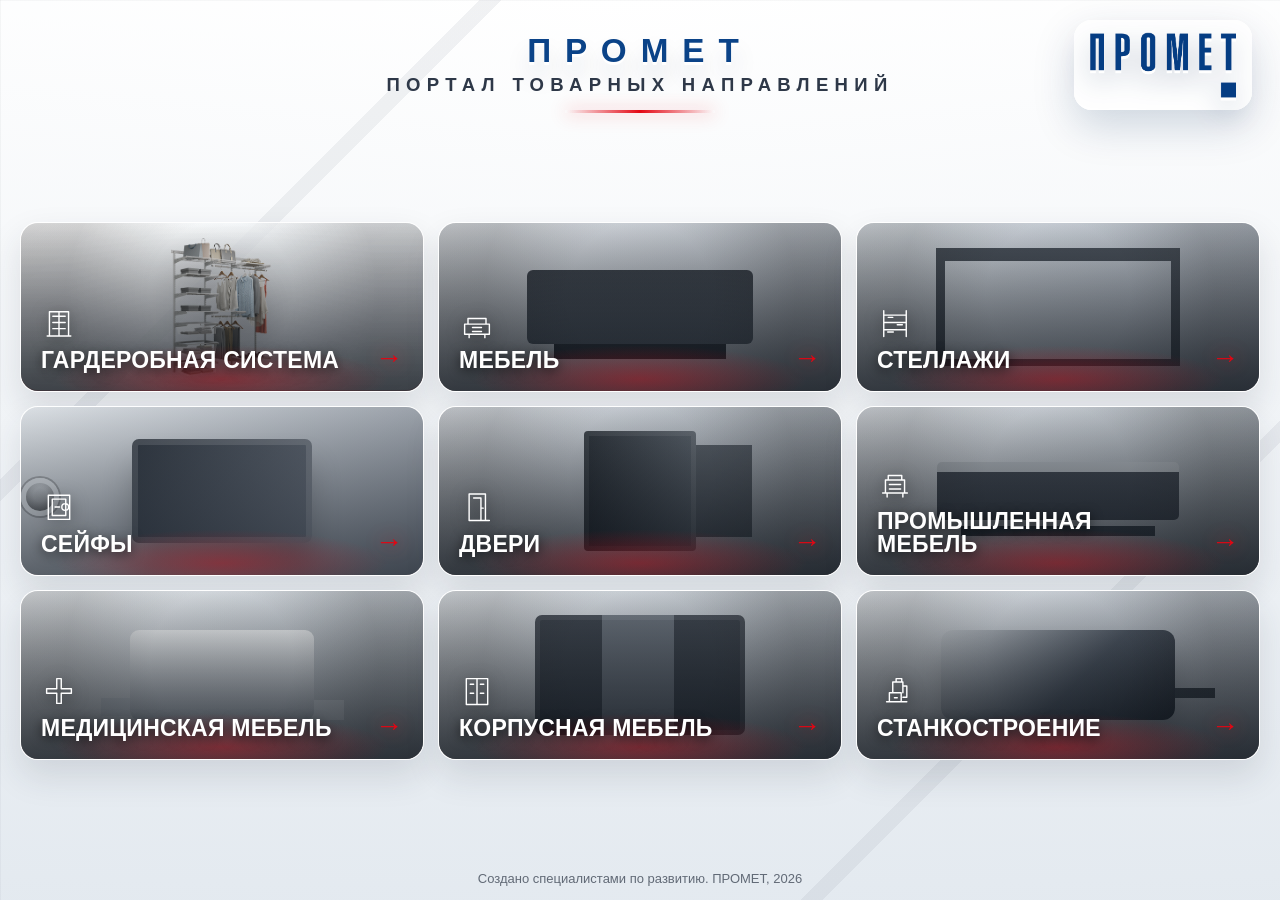
<file: index.html>
<!DOCTYPE html>
<html lang="ru">
<head>
  <meta charset="UTF-8" />
  <meta name="viewport" content="width=device-width, initial-scale=1.0" />
  <title>ПРОМЕТ — портал товарных направлений</title>
  <link rel="stylesheet" href="assets/main.css" />
</head>
<body>
  <main class="portal-screen">
    <a class="brand-corner" href="/" aria-label="ПРОМЕТ">
      <img src="assets/logo_promet.png" alt="ПРОМЕТ" />
    </a>

    <section class="intro" aria-label="Приветствие">
      <p class="eyebrow">ПРОМЕТ</p>
      <h1>Портал товарных направлений</h1>
      <div class="accent-line"></div>
    </section>

    <section class="direction-grid" aria-label="Выбор товарного направления">
      <a class="direction-card wardrobe" href="wardrobe/index.html" style="--delay:.03s">
        <div class="card-visual image-card"><img src="assets/wardrobe_system.png" alt="Гардеробная система" /></div>
        <div class="card-icon" aria-hidden="true"><svg viewBox="0 0 64 64"><path d="M11 55h42M15 55V12h34v43M21 20h22M21 31h22M21 42h22M32 12v43"/></svg></div>
        <span>Гардеробная система</span><b>→</b>
      </a>

      <a class="direction-card furniture" href="furniture/index.html" style="--delay:.08s">
        <div class="card-visual realistic-furniture"></div>
        <div class="card-icon" aria-hidden="true"><svg viewBox="0 0 64 64"><path d="M10 34h44v18H10zM16 24h32v10H16zM18 52v6M46 52v6M24 40h16M24 47h16"/></svg></div>
        <span>Мебель</span><b>→</b>
      </a>

      <a class="direction-card shelving" href="shelving/index.html" style="--delay:.13s">
        <div class="card-visual realistic-shelving"></div>
        <div class="card-icon" aria-hidden="true"><svg viewBox="0 0 64 64"><path d="M12 10v46M52 10v46M12 18h40M12 31h40M12 44h40M20 22h8M36 35h9M19 48h10"/></svg></div>
        <span>Стеллажи</span><b>→</b>
      </a>

      <a class="direction-card safes" href="safes/index.html" style="--delay:.18s">
        <div class="card-visual realistic-safe"></div>
        <div class="card-icon" aria-hidden="true"><svg viewBox="0 0 64 64"><path d="M13 11h38v43H13zM20 18h24v29H20zM37 32a6 6 0 1 0 12 0 6 6 0 0 0-12 0zM25 32h8"/></svg></div>
        <span>Сейфы</span><b>→</b>
      </a>

      <a class="direction-card doors" href="doors/index.html" style="--delay:.23s">
        <div class="card-visual realistic-door"></div>
        <div class="card-icon" aria-hidden="true"><svg viewBox="0 0 64 64"><path d="M18 56V9h29v47M18 56h36M39 34h4M26 16h13v40"/></svg></div>
        <span>Двери</span><b>→</b>
      </a>

      <a class="direction-card industrial" href="industrial-furniture/index.html" style="--delay:.28s">
        <div class="card-visual realistic-industrial"></div>
        <div class="card-icon" aria-hidden="true"><svg viewBox="0 0 64 64"><path d="M10 48h44M15 48V25h34v23M20 25v-8h24v8M22 33h20M22 41h20M18 48v7M46 48v7"/></svg></div>
        <span>Промышленная мебель</span><b>→</b>
      </a>

      <a class="direction-card medical" href="medical-furniture/index.html" style="--delay:.33s">
        <div class="card-visual realistic-medical"></div>
        <div class="card-icon" aria-hidden="true"><svg viewBox="0 0 64 64"><path d="M28 10h8v18h18v8H36v18h-8V36H10v-8h18z"/></svg></div>
        <span>Медицинская мебель</span><b>→</b>
      </a>

      <a class="direction-card cabinet" href="cabinet-furniture/index.html" style="--delay:.38s">
        <div class="card-visual realistic-cabinet"></div>
        <div class="card-icon" aria-hidden="true"><svg viewBox="0 0 64 64"><path d="M13 10h38v46H13zM32 10v46M20 20h6M38 20h6M20 36h6M38 36h6"/></svg></div>
        <span>Корпусная мебель</span><b>→</b>
      </a>

      <a class="direction-card machine" href="machine-tools/index.html" style="--delay:.43s">
        <div class="card-visual realistic-machine"></div>
        <div class="card-icon" aria-hidden="true"><svg viewBox="0 0 64 64"><path d="M17 51h36M22 51V35h21v16M28 35V16h18v19M34 16v-6h10v6M46 23h7v20h-7M31 44h5"/></svg></div>
        <span>Станкостроение</span><b>→</b>
      </a>
    </section>

    <footer class="footer">Создано специалистами по развитию. ПРОМЕТ, 2026</footer>
  </main>
</body>
</html>
</file>
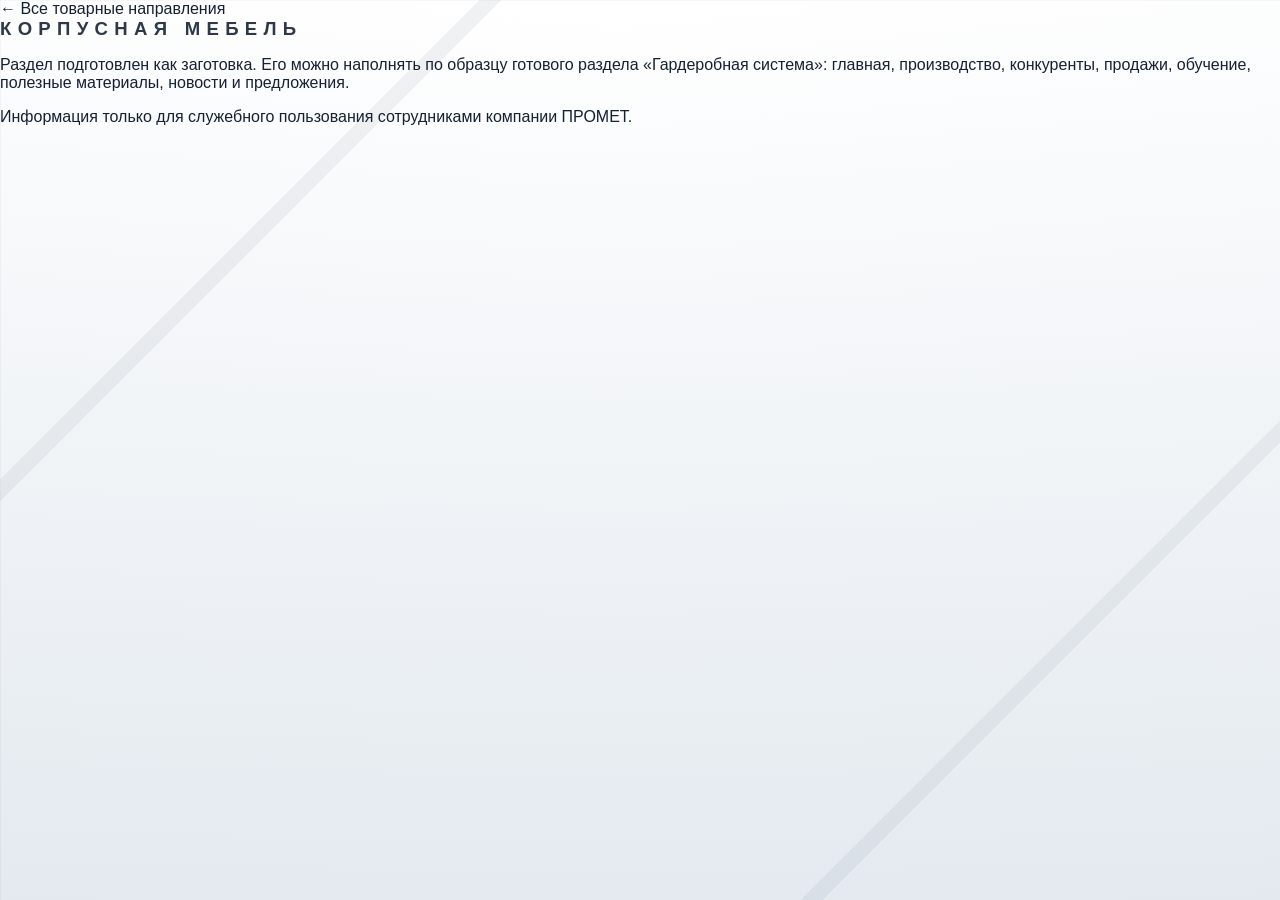
<file: cabinet-furniture/index.html>
<!doctype html>
<html lang="ru">
<head>
  <meta charset="utf-8"><meta name="viewport" content="width=device-width, initial-scale=1">
  <title>ПРОМЕТ — КОРПУСНАЯ МЕБЕЛЬ</title><link rel="stylesheet" href="../assets/main.css">
</head>
<body><main class="shell page"><a class="back" href="../">← Все товарные направления</a><section class="placeholder"><h1>КОРПУСНАЯ МЕБЕЛЬ</h1><p>Раздел подготовлен как заготовка. Его можно наполнять по образцу готового раздела «Гардеробная система»: главная, производство, конкуренты, продажи, обучение, полезные материалы, новости и предложения.</p><div class="warning">Информация только для служебного пользования сотрудниками компании ПРОМЕТ.</div></section></main></body>
</html>
</file>
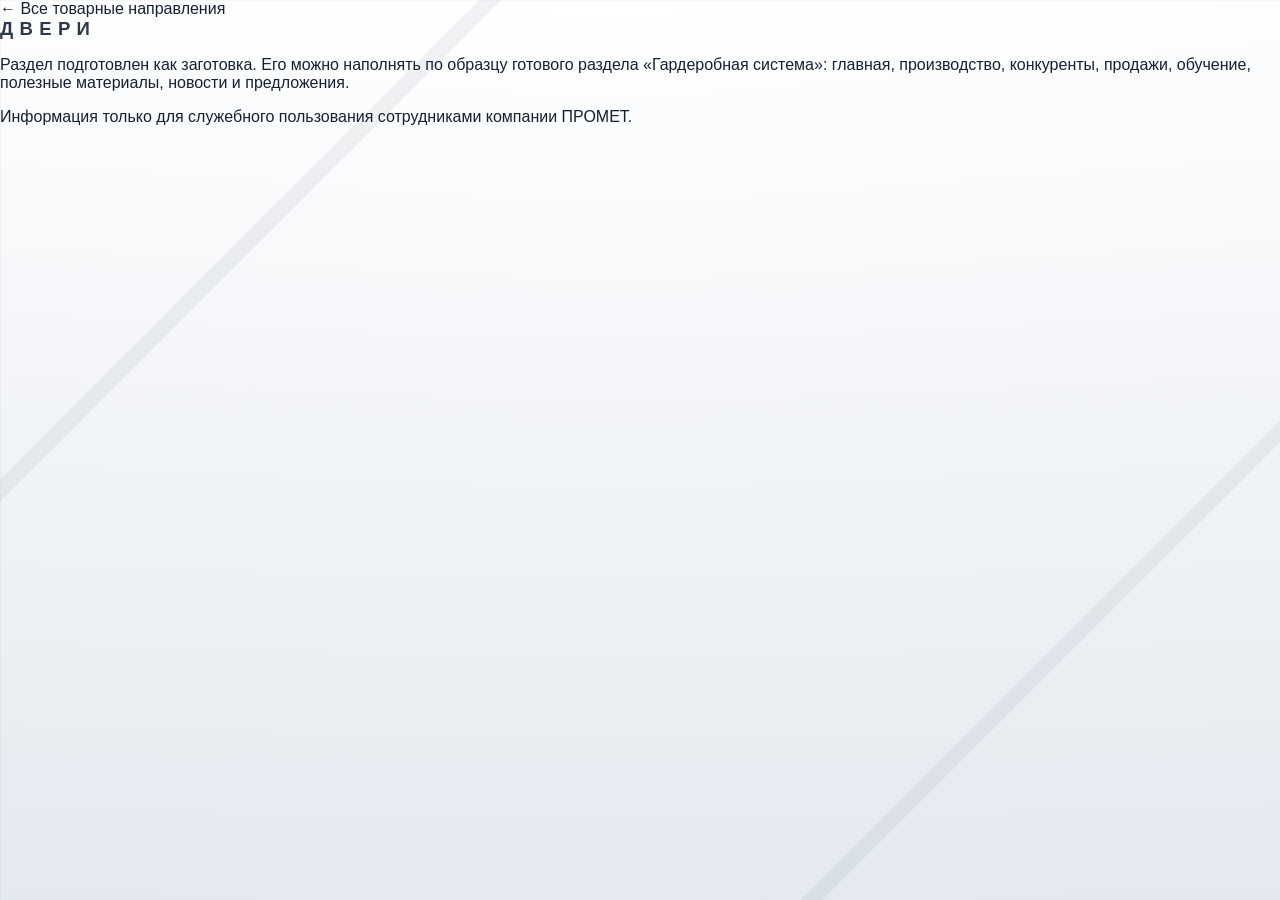
<file: doors/index.html>
<!doctype html>
<html lang="ru">
<head>
  <meta charset="utf-8"><meta name="viewport" content="width=device-width, initial-scale=1">
  <title>ПРОМЕТ — ДВЕРИ</title><link rel="stylesheet" href="../assets/main.css">
</head>
<body><main class="shell page"><a class="back" href="../">← Все товарные направления</a><section class="placeholder"><h1>ДВЕРИ</h1><p>Раздел подготовлен как заготовка. Его можно наполнять по образцу готового раздела «Гардеробная система»: главная, производство, конкуренты, продажи, обучение, полезные материалы, новости и предложения.</p><div class="warning">Информация только для служебного пользования сотрудниками компании ПРОМЕТ.</div></section></main></body>
</html>
</file>
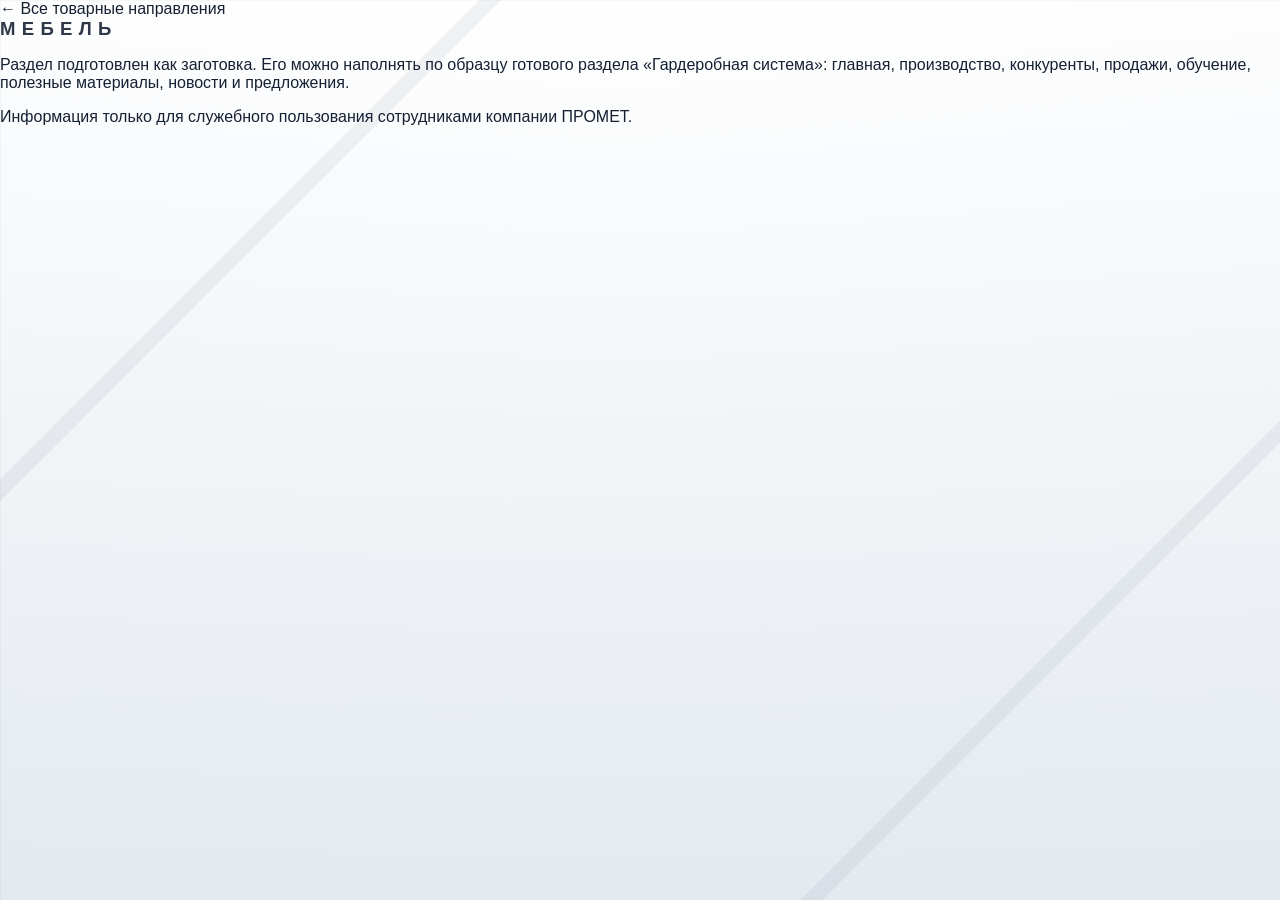
<file: furniture/index.html>
<!doctype html>
<html lang="ru">
<head>
  <meta charset="utf-8"><meta name="viewport" content="width=device-width, initial-scale=1">
  <title>ПРОМЕТ — МЕБЕЛЬ</title><link rel="stylesheet" href="../assets/main.css">
</head>
<body><main class="shell page"><a class="back" href="../">← Все товарные направления</a><section class="placeholder"><h1>МЕБЕЛЬ</h1><p>Раздел подготовлен как заготовка. Его можно наполнять по образцу готового раздела «Гардеробная система»: главная, производство, конкуренты, продажи, обучение, полезные материалы, новости и предложения.</p><div class="warning">Информация только для служебного пользования сотрудниками компании ПРОМЕТ.</div></section></main></body>
</html>
</file>
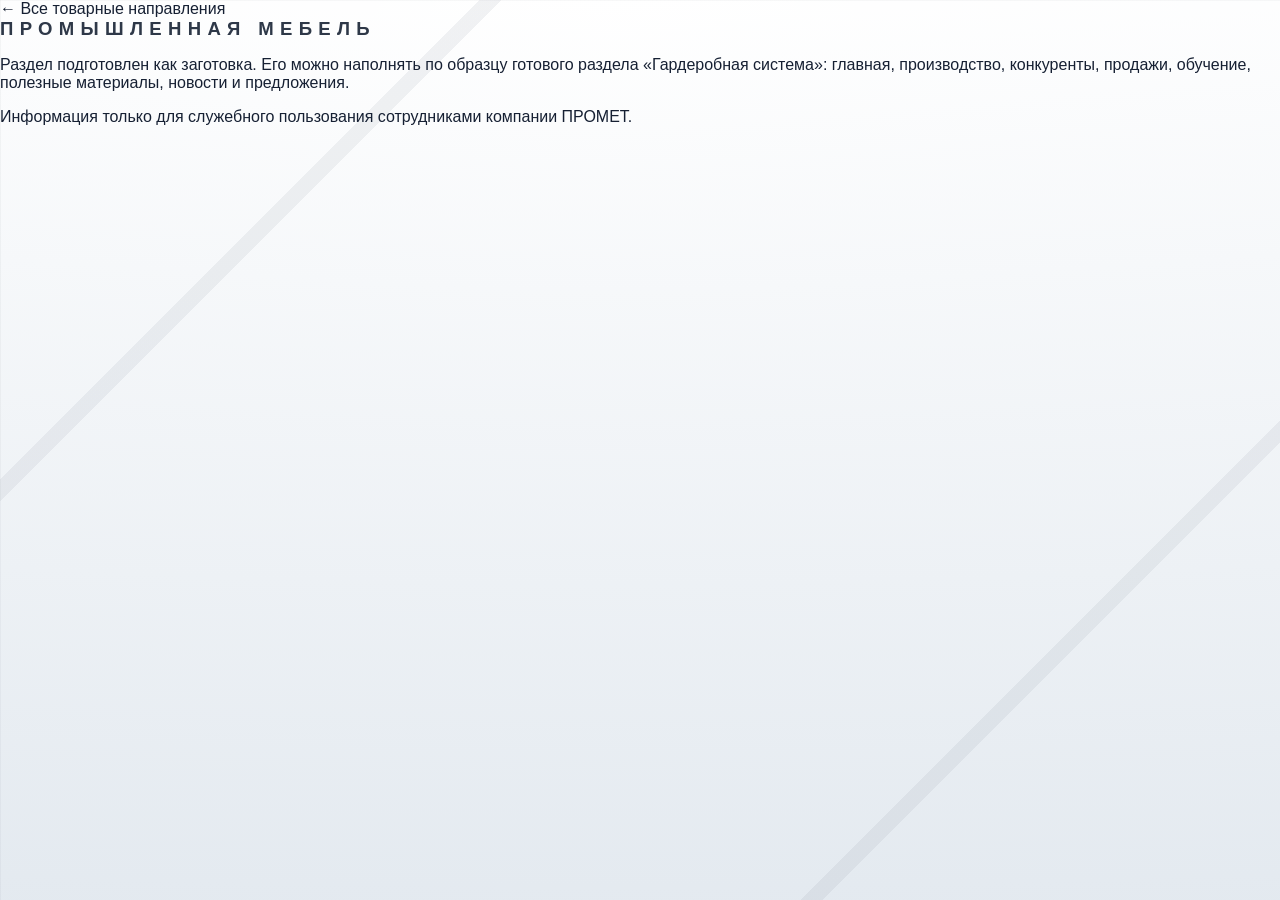
<file: industrial-furniture/index.html>
<!doctype html>
<html lang="ru">
<head>
  <meta charset="utf-8"><meta name="viewport" content="width=device-width, initial-scale=1">
  <title>ПРОМЕТ — ПРОМЫШЛЕННАЯ МЕБЕЛЬ</title><link rel="stylesheet" href="../assets/main.css">
</head>
<body><main class="shell page"><a class="back" href="../">← Все товарные направления</a><section class="placeholder"><h1>ПРОМЫШЛЕННАЯ МЕБЕЛЬ</h1><p>Раздел подготовлен как заготовка. Его можно наполнять по образцу готового раздела «Гардеробная система»: главная, производство, конкуренты, продажи, обучение, полезные материалы, новости и предложения.</p><div class="warning">Информация только для служебного пользования сотрудниками компании ПРОМЕТ.</div></section></main></body>
</html>
</file>
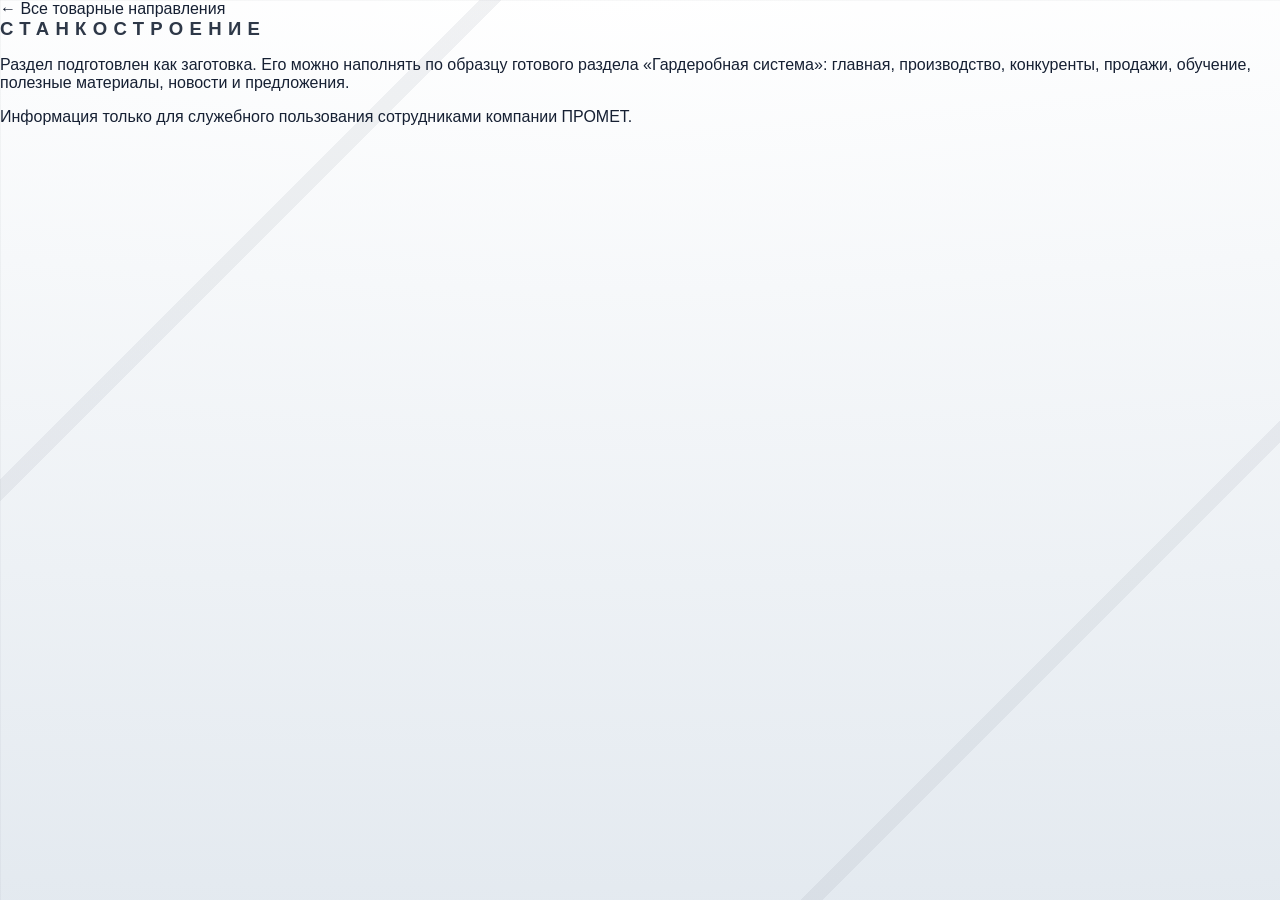
<file: machine-tools/index.html>
<!doctype html>
<html lang="ru">
<head>
  <meta charset="utf-8"><meta name="viewport" content="width=device-width, initial-scale=1">
  <title>ПРОМЕТ — СТАНКОСТРОЕНИЕ</title><link rel="stylesheet" href="../assets/main.css">
</head>
<body><main class="shell page"><a class="back" href="../">← Все товарные направления</a><section class="placeholder"><h1>СТАНКОСТРОЕНИЕ</h1><p>Раздел подготовлен как заготовка. Его можно наполнять по образцу готового раздела «Гардеробная система»: главная, производство, конкуренты, продажи, обучение, полезные материалы, новости и предложения.</p><div class="warning">Информация только для служебного пользования сотрудниками компании ПРОМЕТ.</div></section></main></body>
</html>
</file>
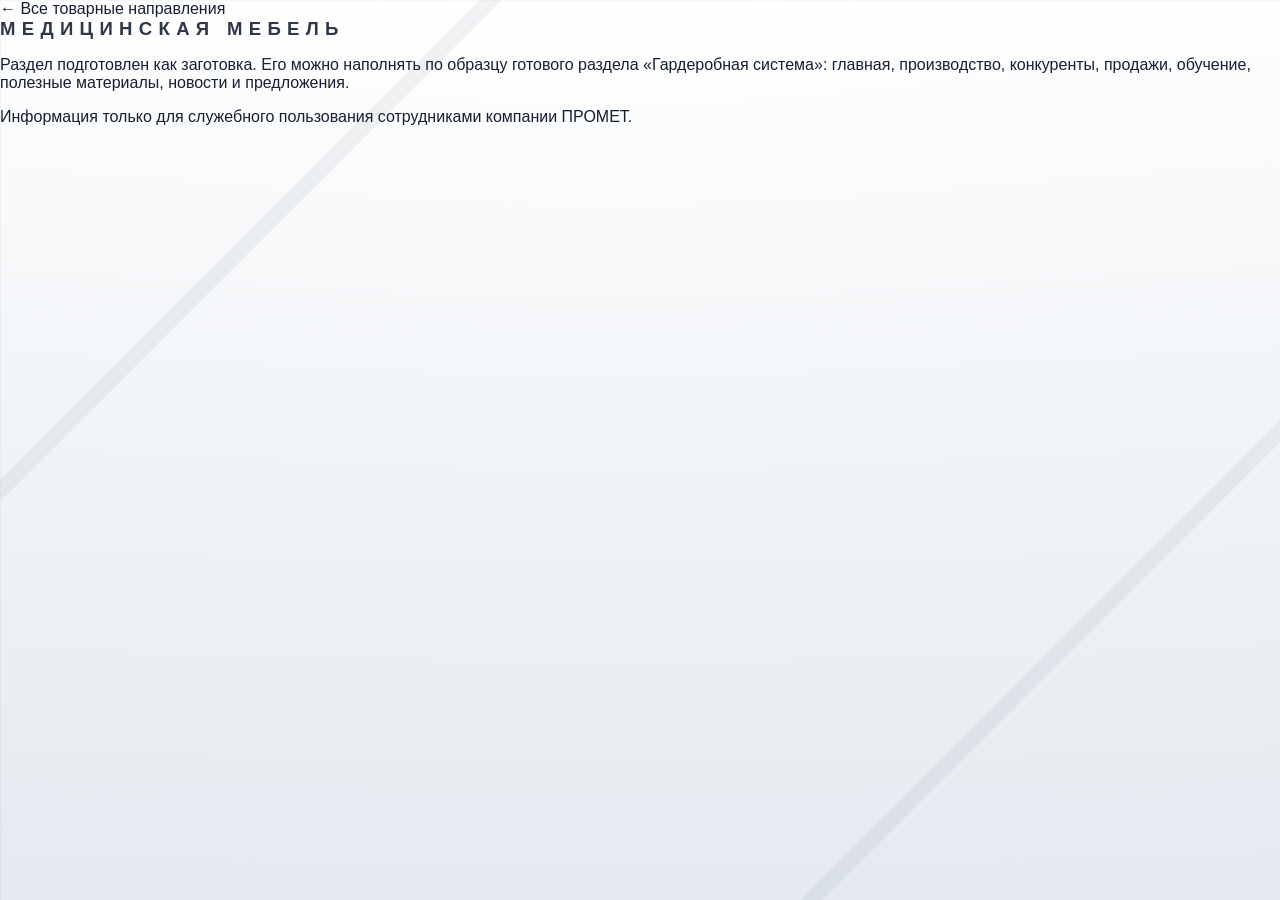
<file: medical-furniture/index.html>
<!doctype html>
<html lang="ru">
<head>
  <meta charset="utf-8"><meta name="viewport" content="width=device-width, initial-scale=1">
  <title>ПРОМЕТ — МЕДИЦИНСКАЯ МЕБЕЛЬ</title><link rel="stylesheet" href="../assets/main.css">
</head>
<body><main class="shell page"><a class="back" href="../">← Все товарные направления</a><section class="placeholder"><h1>МЕДИЦИНСКАЯ МЕБЕЛЬ</h1><p>Раздел подготовлен как заготовка. Его можно наполнять по образцу готового раздела «Гардеробная система»: главная, производство, конкуренты, продажи, обучение, полезные материалы, новости и предложения.</p><div class="warning">Информация только для служебного пользования сотрудниками компании ПРОМЕТ.</div></section></main></body>
</html>
</file>
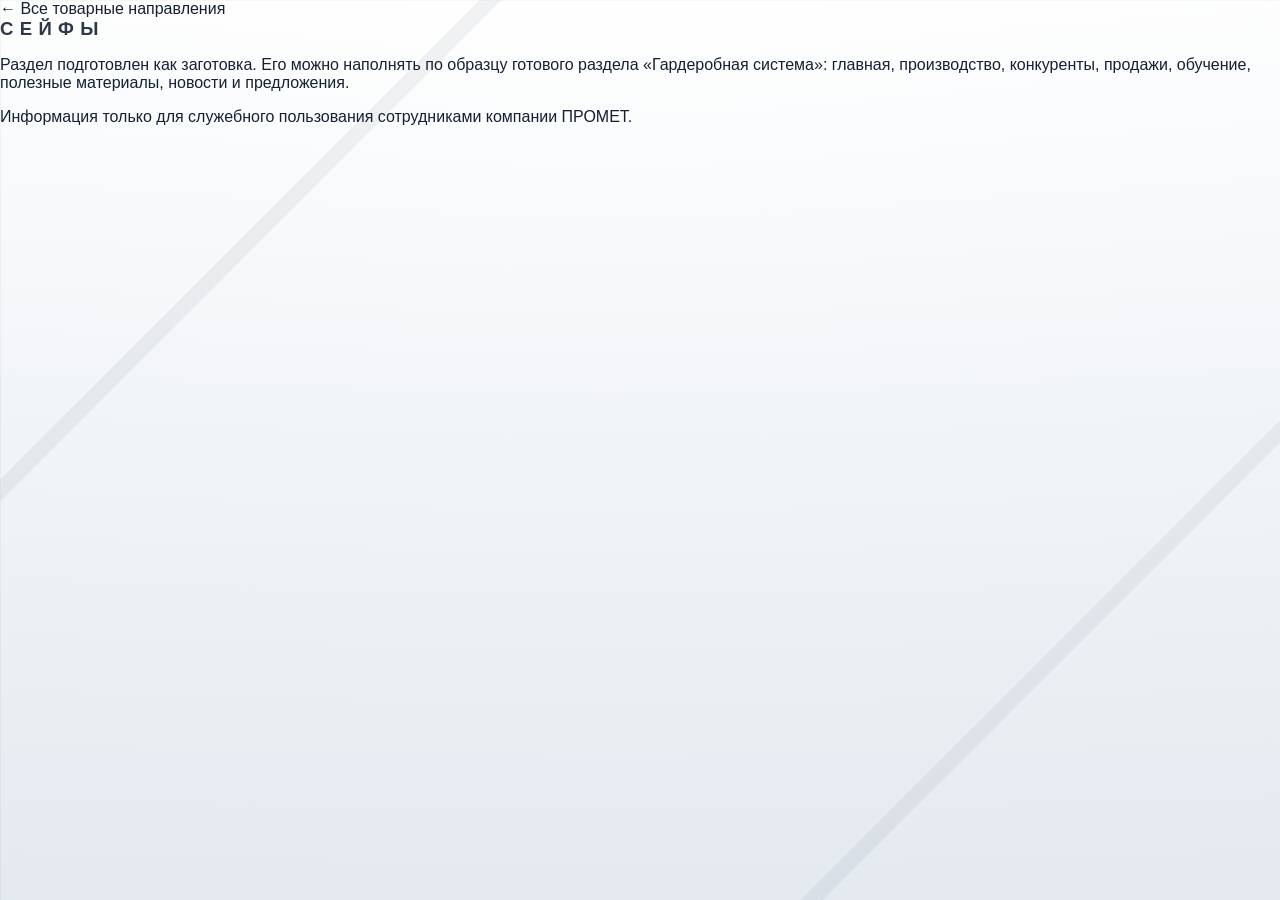
<file: safes/index.html>
<!doctype html>
<html lang="ru">
<head>
  <meta charset="utf-8"><meta name="viewport" content="width=device-width, initial-scale=1">
  <title>ПРОМЕТ — СЕЙФЫ</title><link rel="stylesheet" href="../assets/main.css">
</head>
<body><main class="shell page"><a class="back" href="../">← Все товарные направления</a><section class="placeholder"><h1>СЕЙФЫ</h1><p>Раздел подготовлен как заготовка. Его можно наполнять по образцу готового раздела «Гардеробная система»: главная, производство, конкуренты, продажи, обучение, полезные материалы, новости и предложения.</p><div class="warning">Информация только для служебного пользования сотрудниками компании ПРОМЕТ.</div></section></main></body>
</html>
</file>
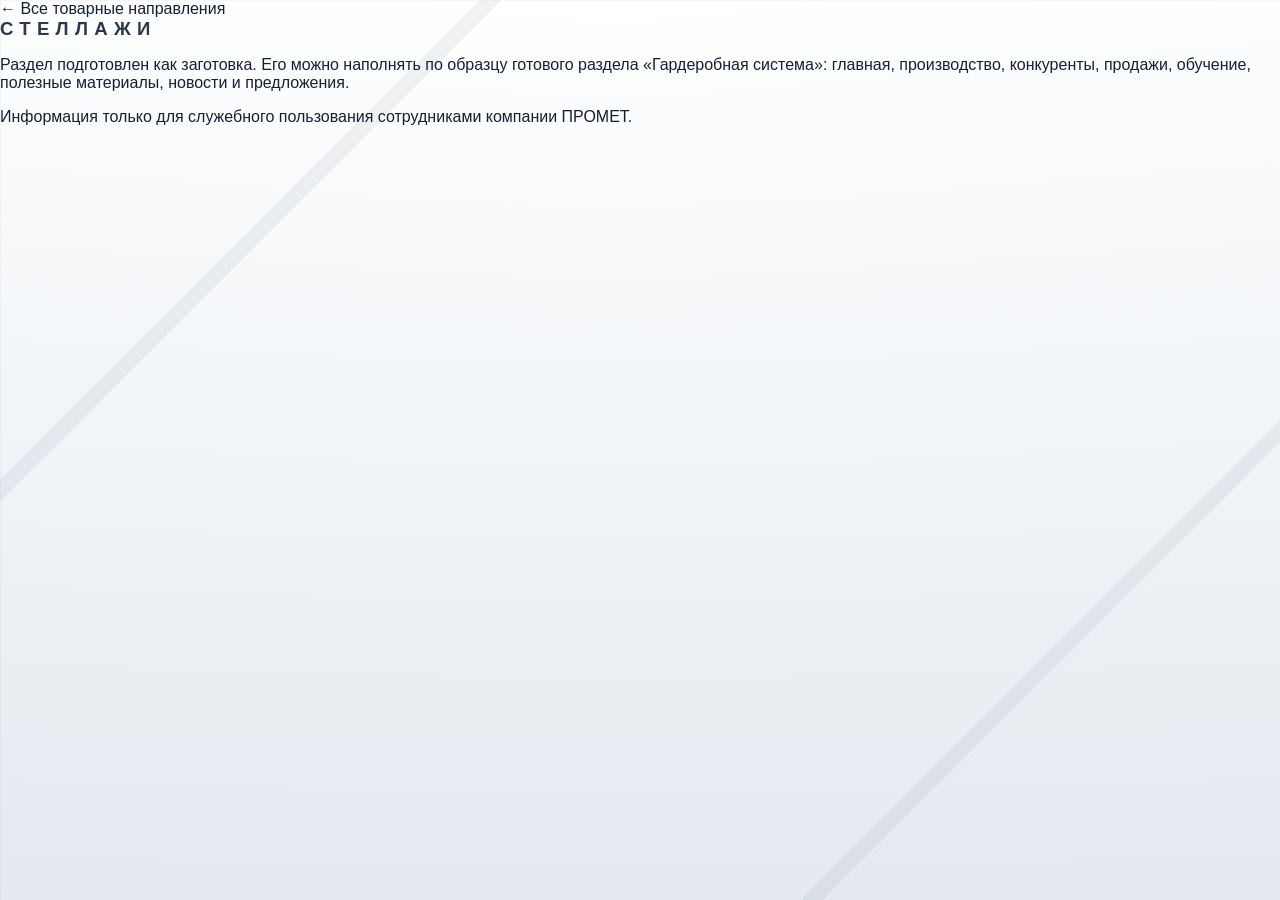
<file: shelving/index.html>
<!doctype html>
<html lang="ru">
<head>
  <meta charset="utf-8"><meta name="viewport" content="width=device-width, initial-scale=1">
  <title>ПРОМЕТ — СТЕЛЛАЖИ</title><link rel="stylesheet" href="../assets/main.css">
</head>
<body><main class="shell page"><a class="back" href="../">← Все товарные направления</a><section class="placeholder"><h1>СТЕЛЛАЖИ</h1><p>Раздел подготовлен как заготовка. Его можно наполнять по образцу готового раздела «Гардеробная система»: главная, производство, конкуренты, продажи, обучение, полезные материалы, новости и предложения.</p><div class="warning">Информация только для служебного пользования сотрудниками компании ПРОМЕТ.</div></section></main></body>
</html>
</file>
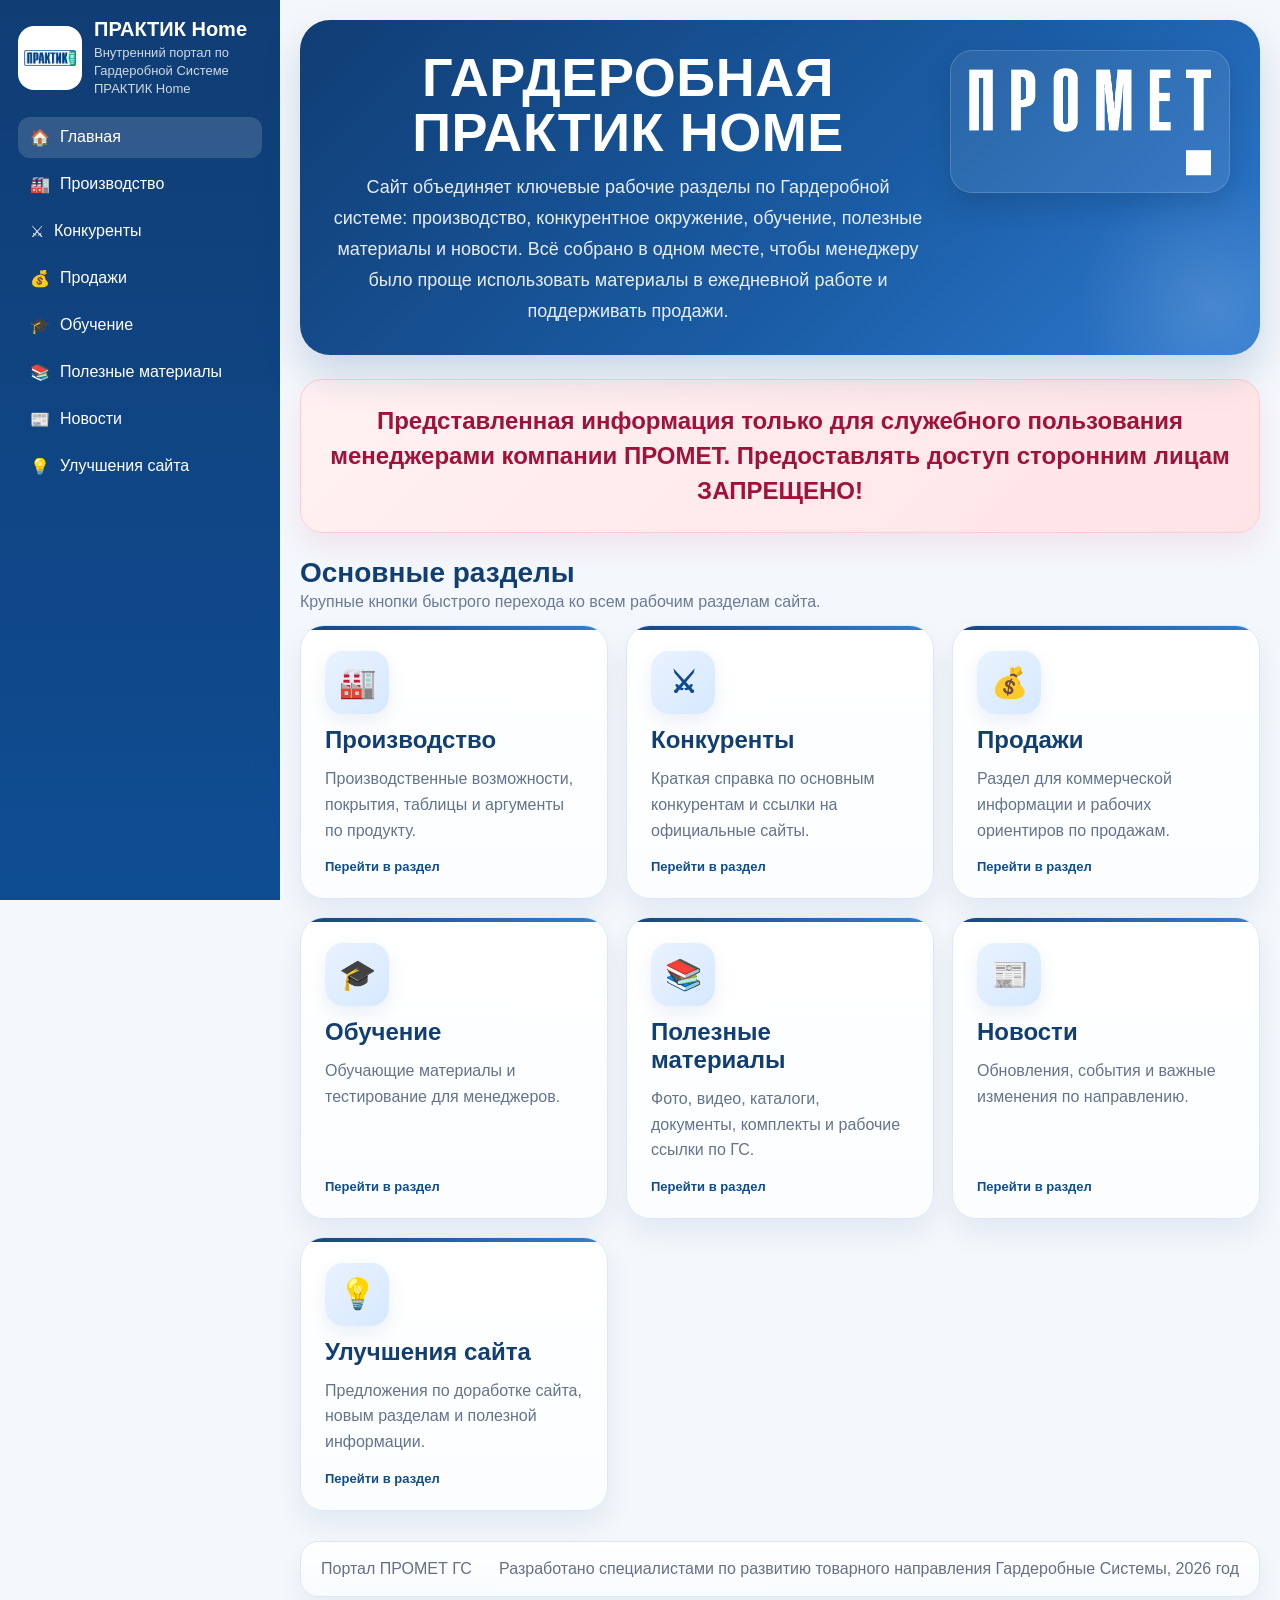
<file: wardrobe/index.html>
<!doctype html><html lang='ru'><head><meta charset='utf-8'><meta name='viewport' content='width=device-width, initial-scale=1'><title>Главная — ПРОМЕТ ГС</title><style>:root{
  --bg:#f4f7fb;--card:#ffffff;--line:#dce6f2;--text:#1c2635;--muted:#667085;--brand:#114a8b;--brand-2:#1d67b8;--brand-3:#eaf3ff;--success:#eaf7ef;--warning:#fff6e5;--danger:#fff1f2;--shadow:0 12px 32px rgba(17,74,139,.10);--radius:18px;
}
*{box-sizing:border-box} html{scroll-behavior:smooth} body{margin:0;font-family:Inter,Segoe UI,Arial,sans-serif;background:var(--bg);color:var(--text)} a{color:inherit;text-decoration:none} button,input,select{font:inherit}
.layout{min-height:100vh;display:grid;grid-template-columns:280px 1fr}
.sidebar{position:sticky;top:0;height:100vh;background:linear-gradient(180deg,#103d74 0%, #0f4d93 100%);color:#fff;padding:18px;overflow:auto}
.brand-link{display:flex;gap:12px;align-items:center;color:#fff;text-decoration:none;margin-bottom:18px}
.brand-logo-wrap{width:64px;height:64px;border-radius:16px;background:#fff;display:flex;align-items:center;justify-content:center;padding:6px;flex:0 0 64px}
.brand-logo{max-width:100%;max-height:100%;object-fit:contain}
.brand-copy h1{margin:0;font-size:20px;line-height:1.1}.brand-copy p{margin:4px 0 0;color:rgba(255,255,255,.8);font-size:13px;line-height:1.4}
.nav{display:grid;gap:6px}.nav a{display:flex;align-items:center;gap:10px;padding:11px 12px;border-radius:12px;color:#fff}.nav a:hover,.nav a.active{background:rgba(255,255,255,.14)}
.sidebar-links{display:grid;gap:8px}.mini-link{display:inline-block;padding:8px 10px;border-radius:10px;background:#fff;color:var(--brand);font-weight:700;font-size:13px}
.content{padding:20px;min-width:0}
.mobile-topbar{display:none;position:sticky;top:0;z-index:30;background:rgba(244,247,251,.92);backdrop-filter:blur(10px);padding:12px 0 14px}
.mobile-topbar-inner{display:flex;align-items:center;justify-content:space-between;gap:12px;background:#fff;border:1px solid var(--line);border-radius:16px;padding:10px 12px;box-shadow:var(--shadow)}
.menu-btn{border:none;background:var(--brand);color:#fff;border-radius:12px;padding:10px 12px;font-weight:700}
.mobile-drawer{position:fixed;inset:0;background:rgba(8,15,26,.55);z-index:60;display:none}.mobile-drawer.open{display:block}
.mobile-drawer-panel{width:min(86vw,360px);height:100%;background:linear-gradient(180deg,#103d74 0%, #0f4d93 100%);color:#fff;padding:18px;overflow:auto}
.top-actions{display:grid;grid-template-columns:1fr auto;gap:16px;margin-bottom:18px}.search-box,.quick-links-bar{background:#fff;border:1px solid var(--line);border-radius:16px;box-shadow:var(--shadow)} .search-box{padding:14px 16px} .search-box input{width:100%;border:none;outline:none;background:transparent;font-size:15px}.quick-links-bar{padding:10px;display:flex;flex-wrap:wrap;gap:8px;align-items:center;justify-content:flex-end}
.chip{display:inline-flex;align-items:center;gap:8px;padding:9px 12px;border-radius:999px;background:var(--brand-3);color:var(--brand);font-weight:700;font-size:14px}
.hero{background:linear-gradient(135deg,#103d74 0%,#1a5ca4 58%,#2d79cf 100%);color:#fff;border-radius:26px;padding:28px;box-shadow:0 18px 36px rgba(17,74,139,.18);display:grid;grid-template-columns:1.35fr .95fr;gap:18px;margin-bottom:20px}.hero-slogan{display:inline-block;padding:7px 12px;border-radius:999px;background:rgba(255,255,255,.12);margin-bottom:10px;font-weight:800}.hero h2{margin:0 0 10px;font-size:36px;line-height:1.12}.hero p{margin:0 0 18px;color:rgba(255,255,255,.88);font-size:16px;line-height:1.6;max-width:760px}.hero-buttons{display:flex;flex-wrap:wrap;gap:10px}
.btn{display:inline-flex;align-items:center;justify-content:center;gap:10px;padding:12px 16px;border-radius:14px;font-weight:800;border:none;cursor:pointer}.btn-primary{background:#fff;color:var(--brand)}.btn-secondary{background:rgba(255,255,255,.12);color:#fff;border:1px solid rgba(255,255,255,.18)}.btn-ghost{background:var(--brand-3);color:var(--brand);border:1px solid #cfe2fb}
.hero-panel{background:rgba(255,255,255,.12);border:1px solid rgba(255,255,255,.18);border-radius:22px;padding:18px}.hero-panel h3{margin:0 0 12px;font-size:18px}.hero-list{display:grid;gap:10px}.hero-item{background:rgba(255,255,255,.08);border-radius:14px;padding:12px}.hero-item strong{display:block;margin-bottom:4px}
.section{margin:24px 0}.section-head{display:flex;align-items:end;justify-content:space-between;gap:16px;margin-bottom:14px}.section-head h3{margin:0;font-size:26px}.section-head p{margin:4px 0 0;color:var(--muted)}
.grid{display:grid;gap:16px}.grid-2{grid-template-columns:repeat(2,minmax(0,1fr))}.grid-3{grid-template-columns:repeat(3,minmax(0,1fr))}.grid-4{grid-template-columns:repeat(4,minmax(0,1fr))}
.card{background:var(--card);border:1px solid var(--line);border-radius:20px;padding:18px;box-shadow:var(--shadow)}.card h4{margin:0 0 8px;font-size:20px}.card p{margin:0;color:var(--muted);line-height:1.55}.card-icon{width:48px;height:48px;border-radius:14px;background:var(--brand-3);color:var(--brand);display:flex;align-items:center;justify-content:center;font-weight:800;margin-bottom:14px}.meta{margin-top:12px;font-size:13px;color:var(--brand);font-weight:800}.link-card{display:block;transition:transform .18s ease,box-shadow .18s ease}.link-card:hover{transform:translateY(-3px)}
.page-header{background:#fff;border:1px solid var(--line);border-radius:24px;padding:22px;box-shadow:var(--shadow);margin-bottom:20px;text-align:center}.breadcrumbs{font-size:14px;color:var(--muted);margin-bottom:8px;text-align:left}.page-header h2{margin:0 0 8px;font-size:34px}.page-header p{margin:0 auto;color:var(--muted);line-height:1.6;max-width:900px;text-align:center}
.list{display:grid;gap:10px;margin:0;padding:0;list-style:none}.list li{background:#fff;border:1px solid var(--line);border-radius:14px;padding:14px 16px;box-shadow:var(--shadow)}
.note{padding:14px 16px;border-radius:16px;background:var(--warning);border:1px solid #ffe0a3;color:#7a5600}.success{background:var(--success);border-color:#bfe4cb;color:#1b5e37}
.footer{margin-top:30px;padding:18px 20px;background:#fff;border:1px solid var(--line);border-radius:18px;color:var(--muted);display:flex;justify-content:space-between;gap:16px;flex-wrap:wrap}.footer-note{flex-basis:100%}
.kpi-grid{display:grid;grid-template-columns:repeat(5,minmax(0,1fr));gap:12px}.kpi{background:#fff;border:1px solid var(--line);border-radius:18px;padding:16px;box-shadow:var(--shadow)}.kpi strong{display:block;font-size:24px;color:var(--brand);margin-bottom:6px}.kpi span{color:var(--muted);font-size:14px;line-height:1.4}
.embed-wrap{background:#fff;border:1px solid var(--line);border-radius:20px;padding:14px;box-shadow:var(--shadow)}.embed-frame{width:100%;height:980px;border:none;border-radius:14px;background:#fff}
.table-wrap{background:#fff;border:1px solid var(--line);border-radius:20px;box-shadow:var(--shadow);overflow:hidden}.resource-table{width:100%;border-collapse:collapse}.resource-table th,.resource-table td{padding:14px 16px;border-bottom:1px solid var(--line);vertical-align:top;text-align:left}.resource-table th{background:#f7faff;color:var(--muted);font-size:12px;text-transform:uppercase;letter-spacing:.04em}.resource-table tr:last-child td{border-bottom:none}.resource-title{font-weight:800;font-size:16px;margin-bottom:6px}.resource-desc{color:var(--muted);line-height:1.55}.resource-actions{display:flex;flex-wrap:wrap;gap:8px}
.acc-list{display:none;gap:12px}.acc-item{background:#fff;border:1px solid var(--line);border-radius:18px;box-shadow:var(--shadow);overflow:hidden}.acc-head{padding:14px 16px;font-weight:800;display:flex;justify-content:space-between;gap:12px;cursor:pointer;background:#f7faff}.acc-body{display:none;padding:14px 16px;border-top:1px solid var(--line)}.acc-item.open .acc-body{display:block}
.pill{display:inline-block;padding:6px 10px;border-radius:999px;background:var(--brand-3);color:var(--brand);font-size:12px;font-weight:800}.danger-box{background:var(--danger);border:1px solid #fecdd3;color:#9f1239;padding:12px 14px;border-radius:14px}
.form-grid{display:grid;grid-template-columns:repeat(2,minmax(0,1fr));gap:12px}.field{display:grid;gap:6px}.field label{font-size:14px;color:var(--muted);font-weight:700}.field input,.field select{padding:11px 12px;border:1px solid var(--line);border-radius:12px;background:#fff}.result-box{display:grid;gap:8px}.result-row{display:flex;justify-content:space-between;gap:12px;padding:10px 12px;background:#f8fbff;border-radius:12px}.tabs{display:flex;flex-wrap:wrap;gap:8px;margin-bottom:14px}.tab-btn{padding:10px 12px;border-radius:999px;border:1px solid var(--line);background:#fff;cursor:pointer;font-weight:800}.tab-btn.active{background:var(--brand);border-color:var(--brand);color:#fff}.tab-panel{display:none}.tab-panel.active{display:block}
.quiz-card{display:grid;gap:12px}.quiz-q{font-weight:800;margin-bottom:8px}.quiz-opts{display:grid;gap:8px}.quiz-opt{display:flex;gap:10px;align-items:flex-start;padding:10px 12px;border:1px solid var(--line);border-radius:12px;background:#fff}.quiz-results{display:grid;gap:12px}.quiz-mistake{padding:14px;border:1px solid #fecdd3;background:#fff1f2;border-radius:14px}.quiz-correct{padding:14px;border:1px solid #bbf7d0;background:#f0fdf4;border-radius:14px}
@media (max-width:1180px){.grid-4{grid-template-columns:repeat(2,minmax(0,1fr))}.grid-3,.hero,.grid-2,.form-grid{grid-template-columns:1fr}.kpi-grid{grid-template-columns:repeat(2,minmax(0,1fr))}}
@media (max-width:960px){.layout{grid-template-columns:1fr}.sidebar{display:none}.content{padding:12px}.mobile-topbar{display:block}.top-actions{grid-template-columns:1fr;gap:12px}.hero{padding:22px;border-radius:22px}.hero h2{font-size:30px}.page-header h2{font-size:28px}.table-wrap{display:none}.acc-list{display:grid}}
@media (max-width:720px){.grid-4,.grid-3,.grid-2,.kpi-grid,.form-grid{grid-template-columns:1fr}.hero h2{font-size:26px}.section-head{flex-direction:column;align-items:flex-start}.quick-links-bar{justify-content:flex-start}}


.production-header{padding-bottom:26px}.production-header h2{text-align:center;margin:0 auto 8px}
.production-kpi-grid{grid-template-columns:repeat(3,minmax(0,1fr));align-items:stretch}
.kpi-accent{position:relative;overflow:hidden}
.kpi-accent::before{content:'';position:absolute;left:0;top:0;width:100%;height:4px}
.kpi-blue::before{background:linear-gradient(90deg,#3b82f6,#93c5fd)}
.kpi-cyan::before{background:linear-gradient(90deg,#22c55e,#7dd3fc)}
.kpi-teal::before{background:linear-gradient(90deg,#14b8a6,#7dd3fc)}
.kpi-slate::before{background:linear-gradient(90deg,#64748b,#cbd5e1)}
.kpi-paint::before{background:linear-gradient(90deg,#8b5cf6,#3b82f6,#06b6d4,#f59e0b)}
.kpi-expand summary{list-style:none;display:flex;align-items:flex-start;justify-content:space-between;gap:12px;cursor:pointer}
.kpi-expand summary::-webkit-details-marker{display:none}
.expand-mark{display:inline-flex;align-items:center;justify-content:center;padding:8px 12px;border-radius:999px;background:var(--brand-3);color:var(--brand);font-weight:800;font-size:13px;white-space:nowrap}
.kpi-expand[open] .expand-mark{background:var(--brand);color:#fff}
.kpi-expand-body{margin-top:14px;padding-top:14px;border-top:1px solid var(--line);display:grid;gap:14px}
.paint-hero{display:grid;gap:10px}
.paint-samples{display:flex;gap:8px;flex-wrap:wrap}
.paint-samples span{display:block;width:34px;height:34px;border-radius:10px;box-shadow:inset 0 0 0 1px rgba(255,255,255,.65),0 4px 10px rgba(17,74,139,.12)}
.paint-samples span:nth-child(1){background:linear-gradient(135deg,#0f4d93,#4ea3ff)}
.paint-samples span:nth-child(2){background:linear-gradient(135deg,#64748b,#d1d5db)}
.paint-samples span:nth-child(3){background:linear-gradient(135deg,#111827,#6b7280)}
.paint-samples span:nth-child(4){background:linear-gradient(135deg,#f59e0b,#fde68a)}
.paint-samples span:nth-child(5){background:linear-gradient(135deg,#ef4444,#fca5a5)}
.paint-copy{font-size:14px;color:var(--muted);line-height:1.55}
.paint-brands{display:grid;grid-template-columns:repeat(3,minmax(0,1fr));gap:10px}
.paint-brands div{padding:12px;border-radius:14px;background:#f7fbff;border:1px solid var(--line)}
.paint-brands b{display:block;font-size:14px;color:var(--brand);margin-bottom:4px}
.paint-brands small{display:block;color:var(--muted);font-size:12px;line-height:1.45}
.paint-points{margin:0;padding-left:18px;display:grid;gap:8px;color:var(--text)}
.production-scheme-section{display:flex;justify-content:center}
.production-scheme{width:100%;display:grid;grid-template-columns:minmax(0,1fr) 52px minmax(0,1fr) 52px minmax(0,1fr);gap:14px;align-items:center}
.production-step{background:#fff;border:1px solid var(--line);border-radius:24px;padding:20px 20px 18px;box-shadow:var(--shadow);min-height:238px;max-width:460px;width:100%;justify-self:center;text-align:left;position:relative}
.step-badge{width:38px;height:38px;border-radius:50%;background:var(--brand);color:#fff;display:flex;align-items:center;justify-content:center;font-weight:800;font-size:18px;box-shadow:0 8px 18px rgba(17,74,139,.18);margin-bottom:12px}
.production-step h4{margin:0 0 10px;font-size:17px;color:var(--brand)}
.production-step p{margin:0 0 10px;color:#2d4d7a;line-height:1.48;font-size:14px}
.production-step ul{margin:0;padding-left:20px;display:grid;gap:6px;color:#1d355d;font-size:14px}
.scheme-arrow{font-size:38px;line-height:1;color:#6b8ed6;font-weight:700;text-align:center}
.production-table-title{margin:8px auto 0;max-width:980px;padding:18px 24px;border-radius:18px;background:linear-gradient(135deg,#eaf7ef 0%,#dff5ea 100%);border:1px solid #bfe4cb;color:#1b5e37;font-size:28px;font-weight:800;text-align:center;box-shadow:var(--shadow)}

.footer{align-items:flex-end}.footer-note{flex-basis:100%;text-align:right;font-size:12px;color:#8a94a6;margin-top:6px}
@media (max-width:1180px){.production-kpi-grid{grid-template-columns:repeat(2,minmax(0,1fr))}.production-scheme{grid-template-columns:1fr}.scheme-arrow{transform:rotate(90deg)}.production-step{max-width:none;min-height:auto}.paint-brands{grid-template-columns:1fr}}
@media (max-width:720px){.production-kpi-grid{grid-template-columns:1fr}.production-table-title{font-size:22px;padding:16px 18px}.kpi-expand summary{flex-direction:column}.expand-mark{align-self:flex-start}}

.production-info-card{display:flex;flex-direction:column;gap:8px;justify-content:flex-start;min-height:170px}
.production-info-card strong a,.paint-brands a{color:inherit;text-decoration:none}
.production-info-card strong a:hover,.paint-brands a:hover{text-decoration:underline}
.production-info-card small{display:block;color:var(--text);font-size:13px;line-height:1.5}
.production-kpi-grid{justify-items:stretch}
.production-scheme{max-width:1400px;margin:0 auto}
.production-step{text-align:left}
.production-table-title{margin:12px auto 12px;max-width:980px}



.production-detail-card{min-height:auto}
.production-detail-card .kpi-expand-body{gap:16px}
.detail-lead{margin:0;color:#27456f;line-height:1.6;font-size:15px}
.detail-points{margin:0;padding-left:20px;display:grid;gap:8px;color:#1d355d}
.detail-link{display:inline-flex;align-items:center;justify-content:center;padding:10px 14px;border-radius:12px;background:var(--brand-3);color:var(--brand);font-weight:800;font-size:14px;border:1px solid #cfe2fb;text-decoration:none}
.detail-link:hover{text-decoration:none;background:#dcecff}
.detail-links-row{display:flex;flex-wrap:wrap;gap:8px}
.detail-note{padding:12px 14px;border-radius:12px;background:#f8fbff;border:1px solid var(--line);color:var(--muted);font-size:14px;line-height:1.5}
.brand-visual{height:96px;border-radius:18px;border:1px solid var(--line);background:#f8fbff;display:flex;align-items:center;justify-content:center;gap:12px;overflow:hidden}
.brand-visual span{display:block}
.visual-line span:nth-child(1),.visual-line span:nth-child(3){width:74px;height:14px;border-radius:999px;background:linear-gradient(90deg,#9ec5ff,#4c8fe0)}
.visual-line span:nth-child(2){width:42px;height:42px;border-radius:12px;background:linear-gradient(135deg,#103d74,#1d67b8);box-shadow:0 8px 18px rgba(17,74,139,.18)}
.visual-chem span:nth-child(1),.visual-chem span:nth-child(3){width:26px;height:56px;border-radius:14px 14px 10px 10px;background:linear-gradient(180deg,#c7f9e5,#34d399);box-shadow:inset 0 0 0 1px rgba(255,255,255,.75)}
.visual-chem span:nth-child(2){width:56px;height:56px;border-radius:50%;background:radial-gradient(circle at 35% 30%,#d6fff2,#14b8a6 70%)}
.visual-gema span:nth-child(1){width:88px;height:44px;border-radius:16px;background:linear-gradient(135deg,#0f4d93,#38bdf8)}
.visual-gema span:nth-child(2){width:14px;height:72px;border-radius:999px;background:#9cc9ff}
.visual-gema span:nth-child(3){width:56px;height:56px;border-radius:16px;background:linear-gradient(135deg,#c7f9ff,#67e8f9)}
.visual-steel span:nth-child(1),.visual-steel span:nth-child(2),.visual-steel span:nth-child(3){width:82px;height:14px;border-radius:999px;background:linear-gradient(90deg,#aab4c3,#e2e8f0,#7c8aa0);transform:skew(-28deg)}
.production-table-section{margin-top:18px}
.production-table-panel{background:#fff;border:1px solid var(--line);border-radius:20px;padding:12px;box-shadow:var(--shadow)}
.production-table-panel .panel{background:transparent;box-shadow:none;padding:0;border-radius:0}
.production-table-panel .tableWrap{overflow-x:auto;overflow-y:visible;border-radius:14px;border:1px solid var(--line)}
.production-table-panel table{width:100%;min-width:1320px;border-collapse:collapse;table-layout:fixed;background:#fff}
.production-table-panel th,.production-table-panel td{padding:14px 12px;border-bottom:1px solid var(--line);text-align:left;vertical-align:top;font-size:15px;line-height:1.6}
.production-table-panel th{background:#f3f7fc;position:sticky;top:0;font-size:12px;text-transform:uppercase;z-index:2;text-align:center;letter-spacing:.04em}
.production-table-panel tbody tr:nth-child(even){background:#fbfdff}
.production-table-panel tbody tr td{transition:background-color .18s ease,box-shadow .18s ease,border-color .18s ease}
.production-table-panel tbody tr:hover td{background:#f4f9ff;border-bottom-color:#c9def8}
.production-table-panel tbody tr:hover td:first-child{box-shadow:inset 4px 0 0 #1d67b8}
.production-table-panel th:nth-child(1),.production-table-panel td:nth-child(1){width:62px}
.production-table-panel th:nth-child(2),.production-table-panel td:nth-child(2){width:120px}
.production-table-panel th:nth-child(3),.production-table-panel td:nth-child(3){width:300px}
.production-table-panel th:nth-child(4),.production-table-panel td:nth-child(4){width:300px}
.production-table-panel th:nth-child(5),.production-table-panel td:nth-child(5){width:350px}
.production-table-panel th:nth-child(6),.production-table-panel td:nth-child(6){width:220px}
.production-table-panel .numCell{font-weight:800;font-size:22px;text-align:center;color:#123f72}
.production-table-panel .thumbWrap{width:92px;height:92px;border:1px solid var(--line);border-radius:14px;background:#fff;display:flex;align-items:center;justify-content:center;overflow:hidden;margin:0 auto}
.production-table-panel .thumb{display:block;width:84px;height:84px;object-fit:contain;object-position:center;cursor:pointer}
.production-table-panel .name{font-weight:800;line-height:1.42;font-size:16px}
.production-table-panel .pre{white-space:normal;line-height:1.62;overflow-wrap:anywhere;color:#233042}
.production-table-panel .batch{font-weight:700;color:inherit;background:transparent}
.production-table-panel .table-badge{display:inline-flex;align-items:center;padding:4px 10px;border-radius:999px;background:#eaf3ff;border:1px solid #cfe2fb;color:#114a8b;font-size:12px;font-weight:800;line-height:1.1;margin:0 8px 4px 0;vertical-align:middle}.production-table-panel .table-badge-label{display:inline-flex;align-items:center}.production-table-panel .table-line,.production-table-panel .table-note,.production-table-panel .table-note-danger,.production-table-panel .table-batch-line{display:block;margin:0 0 8px;padding:0;background:none;border:none;color:inherit;font:inherit}.production-table-panel .table-line.with-badge{padding:8px 10px;border-radius:12px;background:#f8fbff;border:1px solid #e1ecfa}.production-table-panel .table-batch-line:last-child,.production-table-panel .table-line:last-child,.production-table-panel .table-note:last-child,.production-table-panel .table-note-danger:last-child{margin-bottom:0}.production-table-panel .table-batch-line{font-weight:700;color:inherit}
.production-table-panel .table-note{display:block;margin:8px 0 0;padding:0;border-radius:0;border:none;background:none;color:inherit;font-weight:inherit}
.production-table-panel .table-note-danger{border:none;background:none;color:inherit}
.production-table-panel .table-line{display:block;margin-top:6px}
.production-table-panel td:nth-child(1),.production-table-panel td:nth-child(2),.production-table-panel th:nth-child(1),.production-table-panel th:nth-child(2){text-align:center}
.production-table-panel td:nth-child(6){background:transparent}
.production-table-panel .accordion{display:none}
.production-table-panel .accItem{border:1px solid var(--line);border-radius:14px;margin-bottom:12px;overflow:hidden;background:#fff}
.production-table-panel .accHeader{display:flex;align-items:center;gap:12px;padding:12px;background:#f8fbff;cursor:pointer}
.production-table-panel .accImgWrap{width:70px;height:70px;flex:0 0 70px;border:1px solid var(--line);border-radius:12px;background:#fff;display:flex;align-items:center;justify-content:center;overflow:hidden}
.production-table-panel .accHeader img{display:block;width:62px;height:62px;object-fit:contain;object-position:center}
.production-table-panel .accText{min-width:0;flex:1 1 auto}
.production-table-panel .accTitle{font-weight:700;font-size:14px;line-height:1.35}
.production-table-panel .accSub{font-size:12px;color:var(--muted);margin-top:4px}
.production-table-panel .accArrow{margin-left:auto;font-weight:700;color:#174c8f;transition:transform .2s ease;flex:0 0 auto}
.production-table-panel .accItem.open .accArrow{transform:rotate(180deg)}
.production-table-panel .accBody{display:none;padding:12px;border-top:1px solid var(--line)}
.production-table-panel .accItem.open .accBody{display:block}
.production-table-panel .accSection{margin-top:10px;padding:10px 12px;border-radius:10px;background:#fbfdff;border:1px solid #edf3fa}
.production-table-panel .accSection:first-child{margin-top:0}
.production-table-panel .accLabel{display:block;margin-bottom:6px;color:var(--brand);font-weight:800;font-size:12px;text-transform:uppercase}
.production-table-panel .accBatch{background:#fbfdff;border-color:#edf3fa;color:inherit;font-weight:700}
.modal{position:fixed;inset:0;background:rgba(0,0,0,.78);display:none;align-items:center;justify-content:center;z-index:9998;padding:20px}
.modal img{max-width:92%;max-height:86vh;border-radius:14px;background:#fff}
@media (max-width:1180px){.production-scheme{grid-template-columns:1fr}.scheme-arrow{transform:rotate(90deg)}.production-step{max-width:none;min-height:auto}.paint-brands{grid-template-columns:1fr}}
@media (max-width:960px){.production-table-panel .tableWrap{display:none}.production-table-panel .accordion{display:block}}
@media (max-width:720px){.production-table-title{font-size:22px;padding:16px 18px}.kpi-expand summary{flex-direction:column}.expand-mark{align-self:flex-start}.detail-links-row{display:grid;grid-template-columns:1fr}}

/* Production meaningful visuals */
.brand-scene{height:116px;border-radius:18px;border:1px solid var(--line);background:linear-gradient(180deg,#f9fbfe 0%,#f2f7fc 100%);position:relative;overflow:hidden}
.scene-line .scene-track{position:absolute;left:24px;right:24px;top:62px;height:8px;border-radius:999px;background:linear-gradient(90deg,#9fb9d8,#dbe7f5)}
.scene-line .scene-arm{position:absolute;left:50%;top:22px;width:6px;height:38px;background:#2d5f9c;border-radius:999px;transform:translateX(-50%)}
.scene-line .scene-arm::before{content:"";position:absolute;left:-44px;top:0;width:94px;height:6px;border-radius:999px;background:#2d5f9c}
.scene-line .scene-part{position:absolute;top:52px;width:56px;height:26px;border-radius:8px;background:linear-gradient(135deg,#d8e6f7,#8db7e4);box-shadow:0 8px 18px rgba(17,74,139,.12)}
.scene-line .part-a{left:132px}
.scene-line .part-b{right:132px}
.scene-line .scene-part::before{content:"";position:absolute;top:-16px;left:50%;width:2px;height:16px;background:#6b89b0;transform:translateX(-50%)}

.scene-chem .tank{position:absolute;bottom:20px;width:72px;height:42px;border-radius:10px 10px 14px 14px;background:linear-gradient(180deg,#c8f6e8,#8be0c8);border:1px solid #9bdcc8;box-shadow:inset 0 -10px 0 rgba(21,128,61,.08)}
.scene-chem .t1{left:48px}.scene-chem .t2{left:calc(50% - 36px)}.scene-chem .t3{right:48px}
.scene-chem .droplet{position:absolute;top:24px;width:18px;height:26px;background:radial-gradient(circle at 40% 30%,#d6fff3,#22c7a6 75%);border-radius:50% 50% 55% 55%/40% 40% 60% 60%;transform:rotate(180deg)}
.scene-chem .d1{left:74px}.scene-chem .d2{left:calc(50% - 9px)}.scene-chem .d3{right:74px}

.scene-gema .spray-gun{position:absolute;left:34px;top:36px;width:82px;height:22px;border-radius:12px;background:linear-gradient(135deg,#1f6fb8,#4db7ff)}
.scene-gema .spray-gun::before{content:"";position:absolute;right:-18px;top:6px;width:22px;height:10px;border-radius:999px;background:#194a88}
.scene-gema .spray-gun::after{content:"";position:absolute;left:28px;top:18px;width:14px;height:34px;border-radius:999px;background:#88b5e8}
.scene-gema .spray-cloud{position:absolute;left:120px;top:30px;width:84px;height:38px;background:radial-gradient(circle at 30% 50%,rgba(103,232,249,.65),rgba(103,232,249,.18) 55%,rgba(103,232,249,0) 72%)}
.scene-gema .coated-part{position:absolute;right:38px;top:28px;width:82px;height:54px;border-radius:14px;background:linear-gradient(135deg,#d3f6ff,#67e8f9);border:1px solid #b5eefe}
.scene-gema .coated-part::before,.scene-gema .coated-part::after{content:"";position:absolute;top:8px;bottom:8px;width:10px;border-radius:999px;background:rgba(255,255,255,.48)}
.scene-gema .coated-part::before{left:18px}.scene-gema .coated-part::after{right:18px}

.scene-steel .steel-sheet{position:absolute;left:50%;width:120px;height:18px;border-radius:999px;background:linear-gradient(90deg,#9faaba,#dfe6ee,#7a8798);transform:translateX(-50%) skew(-28deg);box-shadow:0 8px 14px rgba(17,24,39,.08)}
.scene-steel .s1{top:34px}.scene-steel .s2{top:54px}.scene-steel .s3{top:74px}
.scene-steel .steel-badge{position:absolute;right:26px;top:18px;padding:8px 12px;border-radius:999px;background:#e8eef6;border:1px solid #d1dbe8;color:#4a5c75;font-weight:800;font-size:13px}

.paint-scene{position:relative;height:118px;border-radius:18px;border:1px solid var(--line);background:linear-gradient(180deg,#fbfdff 0%,#f6fbff 100%);overflow:hidden}
.paint-scene .hanger-line{position:absolute;left:24px;right:24px;top:24px;height:4px;border-radius:999px;background:#9fb5d2}
.paint-scene .hanger-part{position:absolute;top:38px;width:64px;height:42px;border-radius:12px;background:linear-gradient(135deg,#d2e8ff,#86b6ef);box-shadow:0 10px 18px rgba(17,74,139,.12)}
.paint-scene .hp1{left:78px}.paint-scene .hp2{left:166px;background:linear-gradient(135deg,#f3d7d7,#ef8d8d)}
.paint-scene .hanger-part::before{content:"";position:absolute;top:-14px;left:50%;width:2px;height:14px;background:#6b89b0;transform:translateX(-50%)}
.paint-scene .powder-cloud{position:absolute;left:128px;top:28px;width:120px;height:56px;background:radial-gradient(circle at 35% 45%,rgba(245,158,11,.28),rgba(96,165,250,.18) 45%,rgba(236,72,153,0) 74%)}
.paint-scene .paint-samples{position:absolute;right:18px;bottom:16px;display:flex;gap:8px}
.paint-scene .paint-samples span{width:24px;height:24px;border-radius:8px;box-shadow:0 4px 10px rgba(17,24,39,.12)}

.scheme-four{grid-template-columns:minmax(0,1fr) 44px minmax(0,1fr) 44px minmax(0,1fr) 44px minmax(0,1fr)}
.step-visual{height:76px;border-radius:14px;border:1px solid var(--line);background:#f8fbff;position:relative;overflow:hidden;margin:0 0 14px}
.step-visual span{position:absolute;display:block}
.step-visual-steel span:nth-child(1),.step-visual-steel span:nth-child(2),.step-visual-steel span:nth-child(3){left:50%;width:120px;height:14px;border-radius:999px;background:linear-gradient(90deg,#aab4c3,#e2e8f0,#7c8aa0);transform:translateX(-50%) skew(-28deg)}
.step-visual-steel span:nth-child(1){top:18px}.step-visual-steel span:nth-child(2){top:34px}.step-visual-steel span:nth-child(3){top:50px}
.step-visual-chem span:nth-child(1),.step-visual-chem span:nth-child(2),.step-visual-chem span:nth-child(3){bottom:14px;width:58px;height:32px;border-radius:10px 10px 12px 12px;background:linear-gradient(180deg,#d1fae5,#6ee7b7);border:1px solid #a7f3d0}
.step-visual-chem span:nth-child(1){left:24px}.step-visual-chem span:nth-child(2){left:calc(50% - 29px)}.step-visual-chem span:nth-child(3){right:24px}
.step-visual-paint span:nth-child(1),.step-visual-paint span:nth-child(2){top:24px;width:56px;height:28px;border-radius:10px;background:linear-gradient(135deg,#dbeafe,#60a5fa)}
.step-visual-paint span:nth-child(1){left:34px}.step-visual-paint span:nth-child(2){left:112px;background:linear-gradient(135deg,#fee2e2,#f87171)}
.step-visual-paint span:nth-child(1)::before,.step-visual-paint span:nth-child(2)::before{content:"";position:absolute;top:-12px;left:50%;width:2px;height:12px;background:#7d96b6;transform:translateX(-50%)}
.step-visual-paint span:nth-child(3){left:92px;top:12px;width:90px;height:44px;background:radial-gradient(circle at 35% 45%,rgba(245,158,11,.3),rgba(96,165,250,.18) 45%,rgba(236,72,153,0) 74%)}
.step-visual-paint span:nth-child(4){right:18px;bottom:12px;width:78px;height:22px;border-radius:999px;background:linear-gradient(90deg,#f59e0b,#ef4444,#3b82f6)}
.step-visual-finish span:nth-child(1){left:26px;top:20px;width:24px;height:42px;border-radius:10px;background:#0f4d93}
.step-visual-finish span:nth-child(2){left:60px;right:60px;top:30px;height:12px;border-radius:999px;background:#7fb3ea}
.step-visual-finish span:nth-child(3){right:26px;top:18px;width:54px;height:46px;border-radius:14px;background:linear-gradient(135deg,#d1fae5,#86efac);border:1px solid #bbf7d0}

@media (max-width:1400px){.scheme-four{grid-template-columns:1fr 44px 1fr}.scheme-four .production-step:nth-child(5),.scheme-four .production-step:nth-child(7),.scheme-four .scheme-arrow:nth-child(6){grid-column:auto}.scheme-four .production-step:nth-child(5),.scheme-four .scheme-arrow:nth-child(6),.scheme-four .production-step:nth-child(7){margin-top:0}}
@media (max-width:1180px){.scheme-four{grid-template-columns:1fr}.scheme-four .scheme-arrow{transform:rotate(90deg)}}

.scene-svg{display:block;width:100%;height:100%}


.hero-simple{background:linear-gradient(135deg,#103d74 0%,#1a5ca4 58%,#2d79cf 100%);color:#fff;border-radius:26px;padding:28px;box-shadow:0 18px 36px rgba(17,74,139,.18);margin-bottom:20px}
.hero-simple h2{margin:0 0 10px;font-size:34px;line-height:1.12}.hero-simple p{margin:0;color:rgba(255,255,255,.88);line-height:1.6;max-width:860px}
.placeholder-card{background:#fff;border:1px dashed var(--line);border-radius:18px;padding:18px;color:var(--muted)}
.quiz-actions{display:flex;gap:10px;flex-wrap:wrap;margin-top:8px}.score-badge{display:inline-flex;align-items:center;gap:8px;padding:10px 14px;border-radius:999px;background:var(--brand-3);color:var(--brand);font-weight:800}.muted-small{font-size:13px;color:var(--muted)}
.home-intro{display:grid;grid-template-columns:1.15fr .85fr;gap:16px;margin-bottom:20px}
.info-card{background:#fff;border:1px solid var(--line);border-radius:22px;padding:22px;box-shadow:var(--shadow)}
.info-card h3{margin:0 0 10px;font-size:24px}.info-card p{margin:0;color:var(--muted);line-height:1.65}
.info-points{display:grid;gap:10px;margin-top:14px}.info-point{padding:12px 14px;border-radius:14px;background:#f7faff;border:1px solid #d9e7f8;font-weight:700;color:var(--brand)}
.section-links-grid{display:grid;grid-template-columns:repeat(3,minmax(0,1fr));gap:16px}
.section-button{display:flex;flex-direction:column;justify-content:space-between;min-height:210px;padding:22px;border-radius:22px;background:#fff;border:1px solid var(--line);box-shadow:var(--shadow);transition:transform .18s ease, box-shadow .18s ease}
.section-button:hover{transform:translateY(-4px)}
.section-button .top{display:grid;gap:12px}.section-button .icon{width:60px;height:60px;border-radius:16px;background:var(--brand-3);color:var(--brand);display:flex;align-items:center;justify-content:center;font-size:28px;font-weight:800}
.section-button h4{margin:0;font-size:22px}.section-button p{margin:0;color:var(--muted);line-height:1.55}.section-button .meta{margin-top:16px}
.competitor-grid{display:grid;grid-template-columns:repeat(2,minmax(0,1fr));gap:16px}
.competitor-card{background:#fff;border:1px solid var(--line);border-radius:22px;padding:22px;box-shadow:var(--shadow);display:grid;gap:16px}
.competitor-head{display:flex;align-items:center;gap:16px}
.competitor-logo{width:72px;height:72px;border-radius:18px;border:1px solid var(--line);background:#f8fbff;display:flex;align-items:center;justify-content:center;overflow:hidden}
.competitor-logo img{width:56px;height:56px;object-fit:contain}
.competitor-title h3{margin:0;font-size:24px}.competitor-title p{margin:6px 0 0;color:var(--muted);line-height:1.5}
.competitor-tags{display:flex;flex-wrap:wrap;gap:8px}.competitor-card .chip{cursor:pointer}
.competitor-card ul{margin:0;padding-left:18px;color:var(--muted);line-height:1.65}
@media (max-width:1180px){.home-intro,.section-links-grid,.competitor-grid{grid-template-columns:1fr 1fr}}
@media (max-width:960px){.home-intro,.section-links-grid,.competitor-grid{grid-template-columns:1fr}.section-button{min-height:auto}}


/* ===== Dashboard style for home page ===== */
.hero-simple{
  position:relative;
  display:grid;
  grid-template-columns: 1.2fr auto;
  align-items:center;
  gap:24px;
  background:linear-gradient(135deg,#103d74 0%,#1a5ca4 58%,#2d79cf 100%);
  color:#fff;
  border-radius:30px;
  padding:30px 30px 28px;
  box-shadow:0 20px 38px rgba(17,74,139,.18);
  overflow:hidden;
}
.hero-simple::after{
  content:'';
  position:absolute;
  inset:auto -80px -80px auto;
  width:260px;
  height:260px;
  border-radius:50%;
  background:radial-gradient(circle, rgba(255,255,255,.14) 0%, rgba(255,255,255,0) 72%);
  pointer-events:none;
}
.hero-simple .hero-copy{
  text-align:center;
  max-width:980px;
  margin:0 auto;
}
.hero-simple .hero-slogan{
  display:inline-flex;
  align-items:center;
  justify-content:center;
  padding:8px 14px;
  border-radius:999px;
  background:rgba(255,255,255,.14);
  margin:0 auto 12px;
  font-weight:800;
}
.hero-simple h2{
  margin:0 0 12px;
  font-size:54px;
  line-height:1.02;
  letter-spacing:.01em;
}
.hero-simple p{
  margin:0 auto;
  color:rgba(255,255,255,.9);
  line-height:1.72;
  max-width:920px;
  font-size:18px;
}
.hero-promet-logo{
  width:280px;
  max-width:100%;
  display:flex;
  align-items:center;
  justify-content:center;
  align-self:start;
  justify-self:end;
  background:rgba(255,255,255,.08);
  border:1px solid rgba(255,255,255,.16);
  border-radius:22px;
  padding:16px 18px;
  box-shadow:0 14px 26px rgba(0,0,0,.12);
}
.hero-promet-logo img{
  display:block;
  width:100%;
  height:auto;
  object-fit:contain;
  filter:brightness(0) invert(1);
}

.danger-box{
  font-size:24px;
  line-height:1.45;
  font-weight:900;
  text-align:center;
  padding:24px 26px;
  border-radius:22px;
  background:linear-gradient(135deg,#fff1f2 0%,#ffe4e6 100%);
  border:1px solid #fecdd3;
  box-shadow:0 14px 28px rgba(190,24,93,.08);
}

.section-head h3{
  color:#123f72;
  font-size:28px;
}
.section-head p{
  color:#6b7b95;
}
.section-links-grid{
  gap:18px;
}
.section-button{
  position:relative;
  overflow:hidden;
  min-height:220px;
  padding:24px;
  border-radius:24px;
  background:linear-gradient(180deg,#ffffff 0%,#fbfdff 100%);
  border:1px solid #dce8f5;
  box-shadow:0 14px 28px rgba(17,74,139,.08);
  transition:transform .22s ease, box-shadow .22s ease, border-color .22s ease, background .22s ease;
}
.section-button::before{
  content:'';
  position:absolute;
  left:0; top:0; right:0;
  height:4px;
  background:linear-gradient(90deg,#103d74 0%,#2d79cf 100%);
  opacity:.96;
}
.section-button:hover{
  transform:translateY(-6px);
  box-shadow:0 20px 34px rgba(17,74,139,.14);
  border-color:#b9d3f1;
  background:#f8fbff;
}
.section-button .icon{
  width:64px;
  height:64px;
  border-radius:18px;
  background:linear-gradient(135deg,#eaf3ff 0%,#d6e8ff 100%);
  color:#114a8b;
  display:flex;
  align-items:center;
  justify-content:center;
  font-size:30px;
  font-weight:800;
  box-shadow:inset 0 1px 0 rgba(255,255,255,.8), 0 8px 18px rgba(17,74,139,.08);
}
.section-button h4{
  color:#123f72;
  font-size:24px;
}
.section-button p{
  color:#64748b;
  line-height:1.6;
}
.section-button .meta{
  color:#0f4d93;
  font-weight:800;
}

.footer{
  background:linear-gradient(180deg,#ffffff 0%,#f8fbff 100%);
  border:1px solid #dce8f5;
  box-shadow:0 12px 24px rgba(17,74,139,.06);
}

@media (max-width: 1180px){
  .hero-simple{
    grid-template-columns:1fr;
    text-align:center;
  }
  .hero-simple .hero-copy{
    text-align:center;
  }
  .hero-promet-logo{
    justify-self:center;
    align-self:center;
    width:240px;
  }
}
@media (max-width: 720px){
  .hero-simple{
    padding:22px 18px 20px;
    border-radius:24px;
    gap:16px;
  }
  .hero-simple h2{
    font-size:38px;
  }
  .hero-simple p{
    font-size:16px;
  }
  .hero-promet-logo{
    width:190px;
    padding:12px 14px;
    border-radius:18px;
  }
  .danger-box{
    font-size:18px;
    padding:18px 16px;
  }
}

</style><!-- Yandex.Metrika counter -->
<script type="text/javascript">
(function(m,e,t,r,i,k,a){
m[i]=m[i]||function(){(m[i].a=m[i].a||[]).push(arguments)};
m[i].l=1*new Date();
for (var j = 0; j < document.scripts.length; j++) {if (document.scripts[j].src === r) { return; }}
k=e.createElement(t),a=e.getElementsByTagName(t)[0],k.async=1,k.src=r,a.parentNode.insertBefore(k,a)
})(window, document,"script","https://mc.yandex.ru/metrika/tag.js?id=108779561","ym");
ym(108779561,"init",{ssr:true,webvisor:true,clickmap:true,ecommerce:"dataLayer",referrer:document.referrer,url:location.href,accurateTrackBounce:true,trackLinks:true});
</script>
<noscript><div><img src="https://mc.yandex.ru/watch/108779561" style="position:absolute; left:-9999px;" alt="" /></div></noscript>
<!-- /Yandex.Metrika counter -->

</head><body>
<div class='layout'>
<aside class='sidebar'>
<a class='brand-link' href='index.html'><div class='brand-logo-wrap'><img class='brand-logo' src='assets/praktik_home.png' alt='ПРАКТИК Home'></div><div class='brand-copy'><h1>ПРАКТИК Home</h1><p>Внутренний портал по Гардеробной Системе ПРАКТИК Home</p></div></a>
<nav class='nav'><a href='index.html' class='active'><span>🏠</span><span>Главная</span></a><a href='production.html' class=''><span>🏭</span><span>Производство</span></a><a href='competitors.html' class=''><span>⚔</span><span>Конкуренты</span></a><a href='sales.html' class=''><span>💰</span><span>Продажи</span></a><a href='training.html' class=''><span>🎓</span><span>Обучение</span></a><a href='tools.html' class=''><span>📚</span><span>Полезные материалы</span></a><a href='news.html' class=''><span>📰</span><span>Новости</span></a><a href='feedback.html' class=''><span>💡</span><span>Улучшения сайта</span></a></nav>
</aside>
<main class='content'>
<div class='mobile-topbar'><div class='mobile-topbar-inner'><div style='display:flex;align-items:center;gap:10px'><div class='brand-logo-wrap' style='width:46px;height:46px;border-radius:12px'><img class='brand-logo' src='assets/praktik_home.png' alt='ПРАКТИК Home'></div><div><strong>ПРОМЕТ ГС</strong><div class='muted-small'>Гардеробная система</div></div></div><button class='menu-btn' data-open-menu>Меню</button></div></div>
<div class='mobile-drawer' id='drawer'><div class='mobile-drawer-panel'><a class='brand-link' href='index.html'><div class='brand-logo-wrap'><img class='brand-logo' src='assets/praktik_home.png' alt='ПРАКТИК Home'></div><div class='brand-copy'><h1>ПРОМЕТ ГС</h1><p>Внутренний портал по Гардеробной Системе ПРАКТИК Home</p></div></a><nav class='nav'><a href='index.html' class='active'><span>🏠</span><span>Главная</span></a><a href='production.html' class=''><span>🏭</span><span>Производство</span></a><a href='competitors.html' class=''><span>⚔</span><span>Конкуренты</span></a><a href='sales.html' class=''><span>💰</span><span>Продажи</span></a><a href='training.html' class=''><span>🎓</span><span>Обучение</span></a><a href='tools.html' class=''><span>📚</span><span>Полезные материалы</span></a><a href='news.html' class=''><span>📰</span><span>Новости</span></a><a href='feedback.html' class=''><span>💡</span><span>Улучшения сайта</span></a></nav><div style='margin-top:12px'><button class='menu-btn' data-close-menu>Закрыть меню</button></div></div></div>


<section class='hero-simple'>
  <div class='hero-copy'>
    <h2>ГАРДЕРОБНАЯ ПРАКТИК HOME</h2>
    <p>Сайт объединяет ключевые рабочие разделы по Гардеробной системе: производство, конкурентное окружение, обучение, полезные материалы и новости. Всё собрано в одном месте, чтобы менеджеру было проще использовать материалы в ежедневной работе и поддерживать продажи.</p>
  </div>
  <div class='hero-promet-logo'>
    <img src='[data-uri]' alt='ПРОМЕТ'>
  </div>
</section>

<section class='section'>
  <div class='danger-box'>Представленная информация только для служебного пользования менеджерами компании ПРОМЕТ. Предоставлять доступ сторонним лицам ЗАПРЕЩЕНО!</div>
</section>


<section class='section'>
  <div class='section-head'><div><h3>Основные разделы</h3><p>Крупные кнопки быстрого перехода ко всем рабочим разделам сайта.</p></div></div>
  <div class='section-links-grid'>
    <a class='section-button' href='production.html'><div class='top'><div class='icon'>🏭</div><h4>Производство</h4><p>Производственные возможности, покрытия, таблицы и аргументы по продукту.</p></div><div class='meta'>Перейти в раздел</div></a>
    <a class='section-button' href='competitors.html'><div class='top'><div class='icon'>⚔</div><h4>Конкуренты</h4><p>Краткая справка по основным конкурентам и ссылки на официальные сайты.</p></div><div class='meta'>Перейти в раздел</div></a>
    <a class='section-button' href='sales.html'><div class='top'><div class='icon'>💰</div><h4>Продажи</h4><p>Раздел для коммерческой информации и рабочих ориентиров по продажам.</p></div><div class='meta'>Перейти в раздел</div></a>
    <a class='section-button' href='training.html'><div class='top'><div class='icon'>🎓</div><h4>Обучение</h4><p>Обучающие материалы и тестирование для менеджеров.</p></div><div class='meta'>Перейти в раздел</div></a>
    <a class='section-button' href='tools.html'><div class='top'><div class='icon'>📚</div><h4>Полезные материалы</h4><p>Фото, видео, каталоги, документы, комплекты и рабочие ссылки по ГС.</p></div><div class='meta'>Перейти в раздел</div></a>
    <a class='section-button' href='news.html'><div class='top'><div class='icon'>📰</div><h4>Новости</h4><p>Обновления, события и важные изменения по направлению.</p></div><div class='meta'>Перейти в раздел</div></a>
    <a class='section-button' href='feedback.html'><div class='top'><div class='icon'>💡</div><h4>Улучшения сайта</h4><p>Предложения по доработке сайта, новым разделам и полезной информации.</p></div><div class='meta'>Перейти в раздел</div></a>
  </div>
</section>

<div class='footer'><div>Портал ПРОМЕТ ГС</div><div>Разработано специалистами по развитию товарного направления Гардеробные Системы, 2026 год</div></div>
</main></div>
<script>
const drawer=document.getElementById('drawer');document.querySelectorAll('[data-open-menu]').forEach(b=>b.onclick=()=>drawer.classList.add('open'));document.querySelectorAll('[data-close-menu]').forEach(b=>b.onclick=()=>drawer.classList.remove('open'));if(drawer)drawer.addEventListener('click',e=>{if(e.target===drawer)drawer.classList.remove('open')});
document.querySelectorAll('.acc-head').forEach(h=>h.addEventListener('click',()=>h.parentElement.classList.toggle('open')));
document.querySelectorAll('.tab-btn').forEach(btn=>btn.addEventListener('click',()=>{const wrap=btn.closest('[data-tabs]');wrap.querySelectorAll('.tab-btn').forEach(b=>b.classList.remove('active'));wrap.querySelectorAll('.tab-panel').forEach(p=>p.classList.remove('active'));btn.classList.add('active');wrap.querySelector('#'+btn.dataset.target).classList.add('active');}));
</script></body></html>
</file>
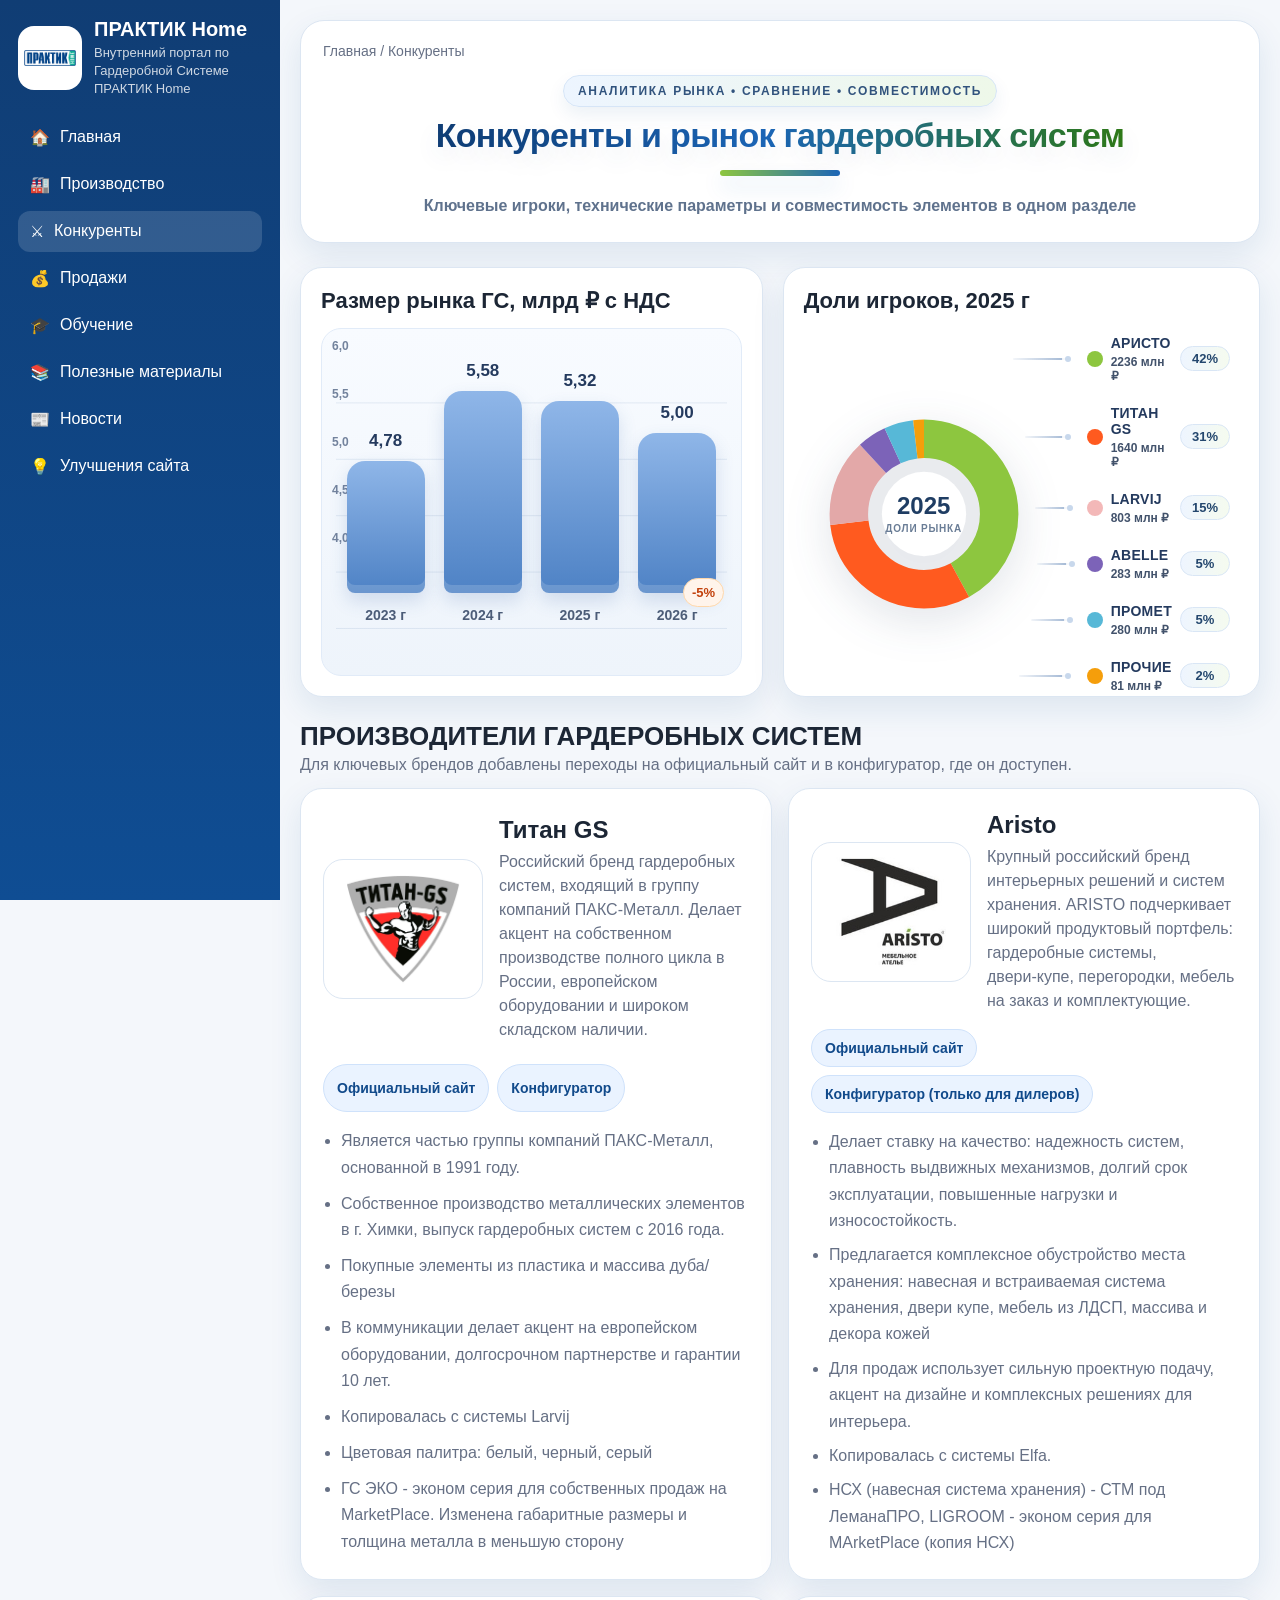
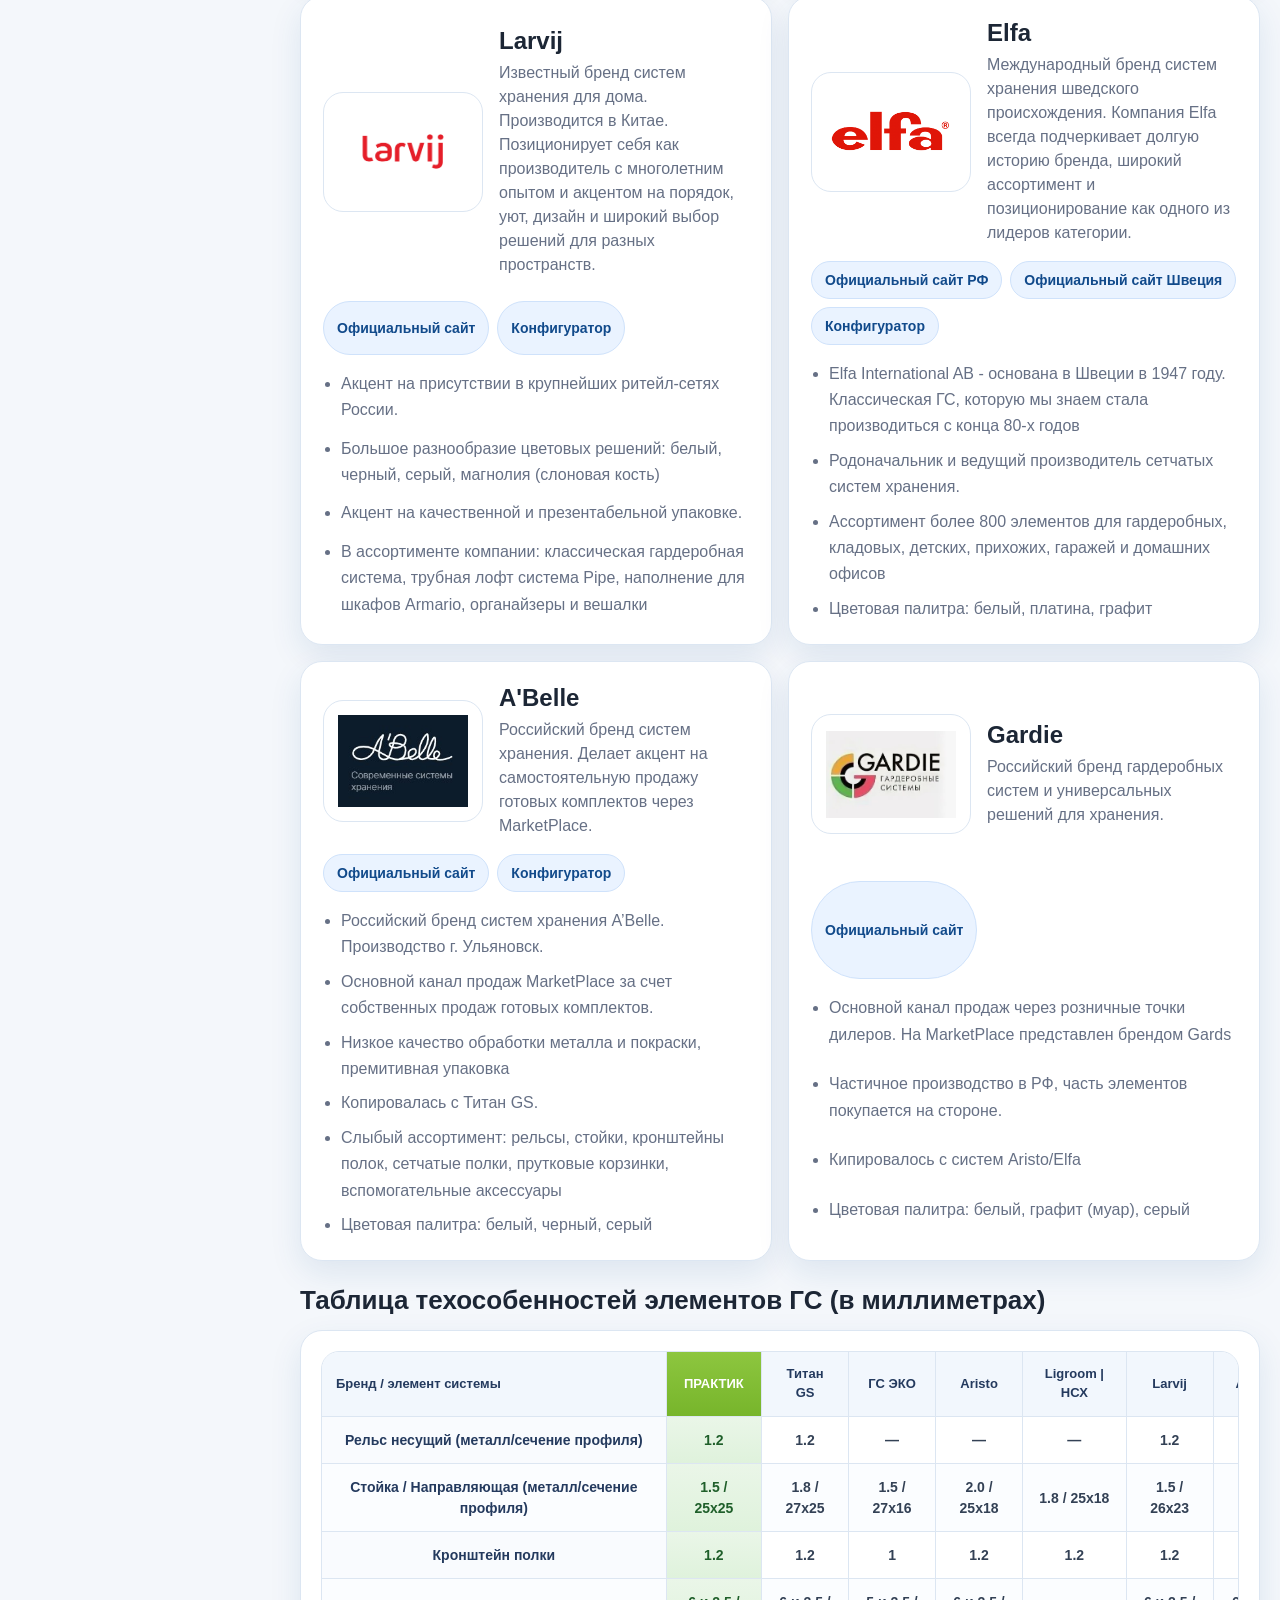
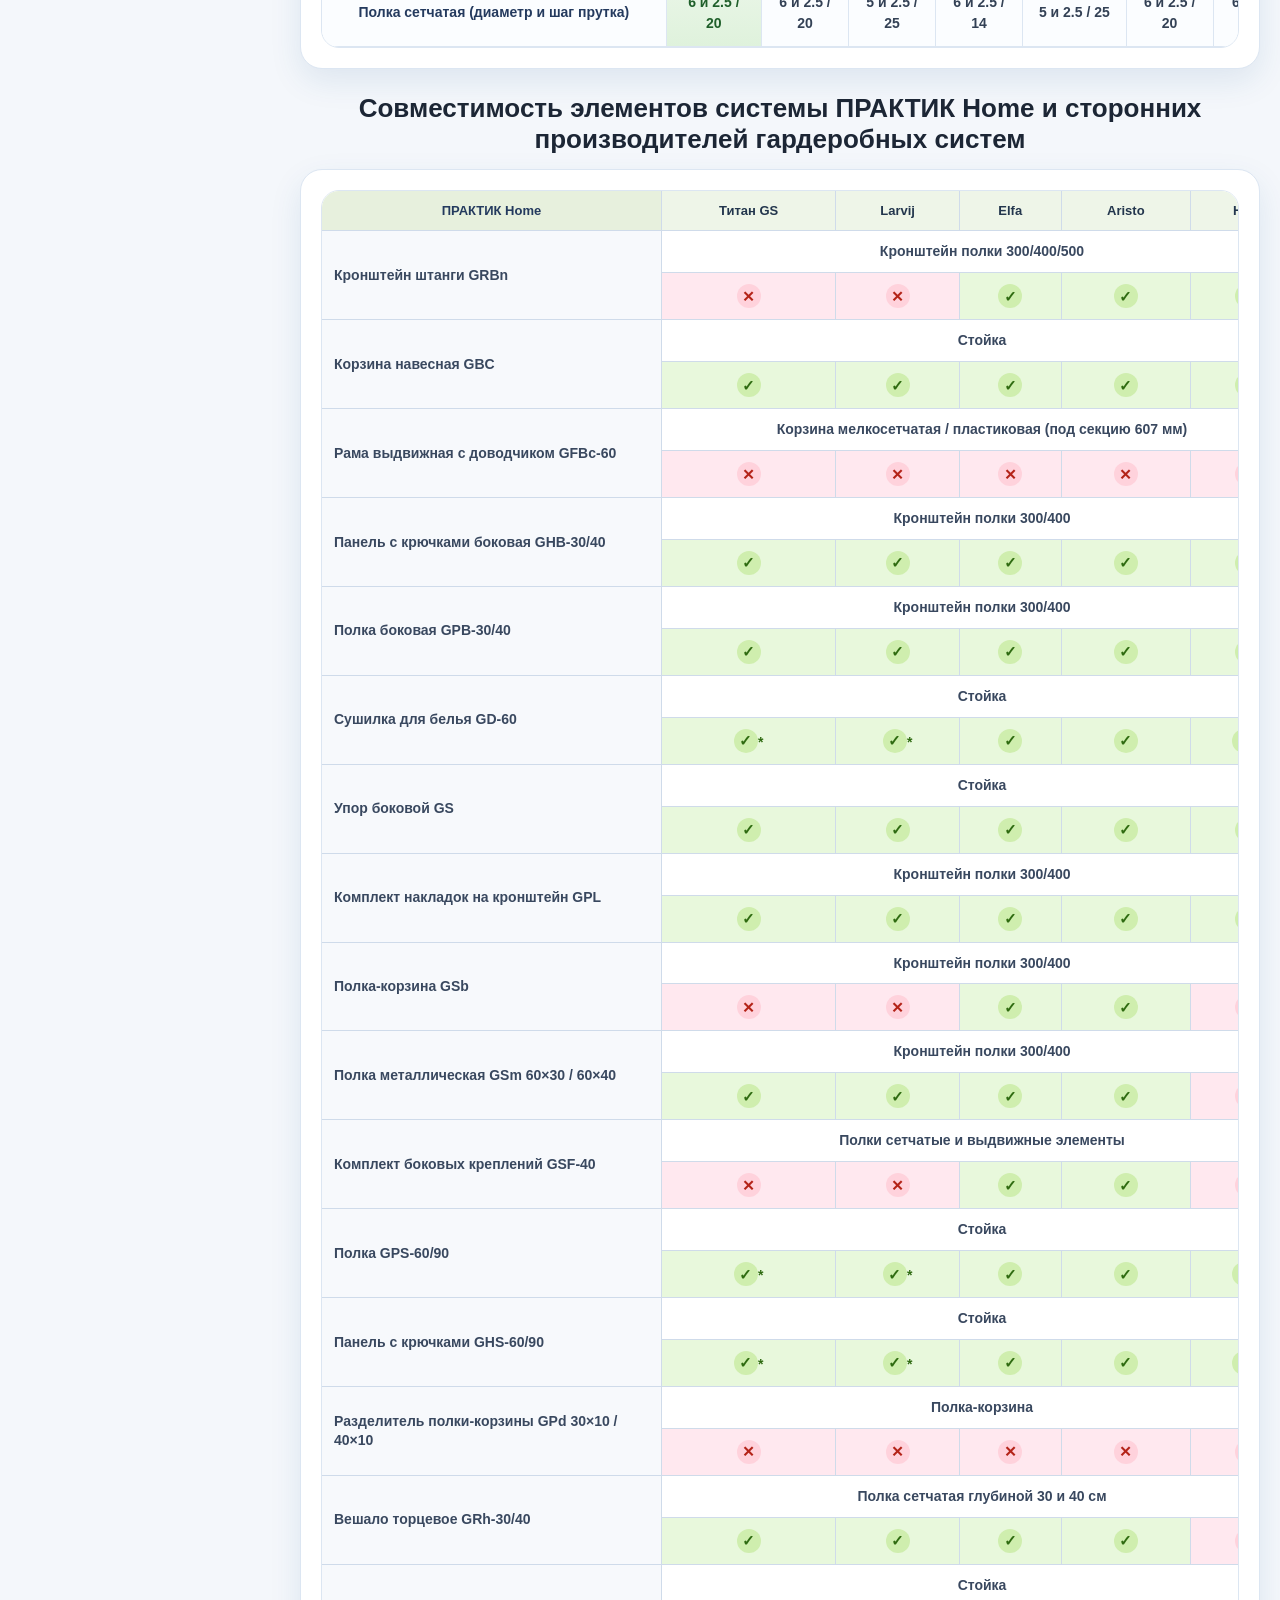
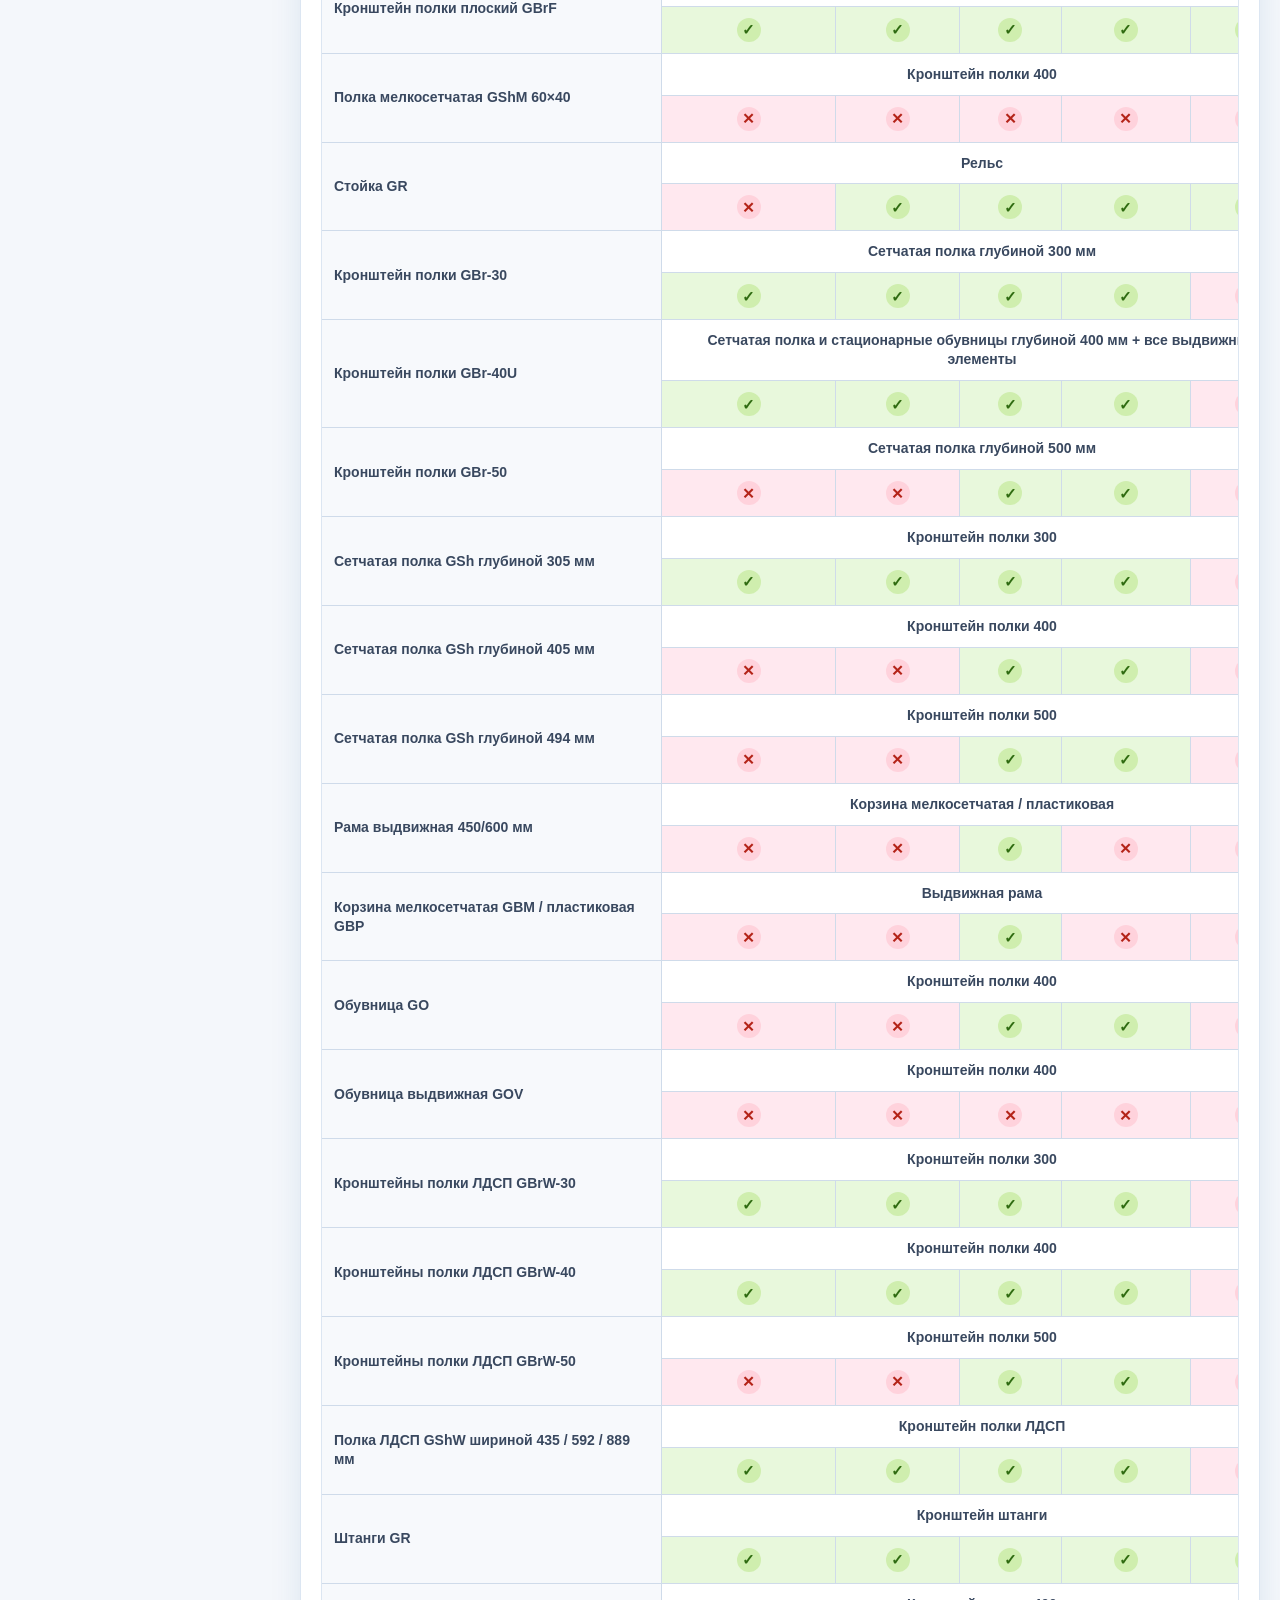
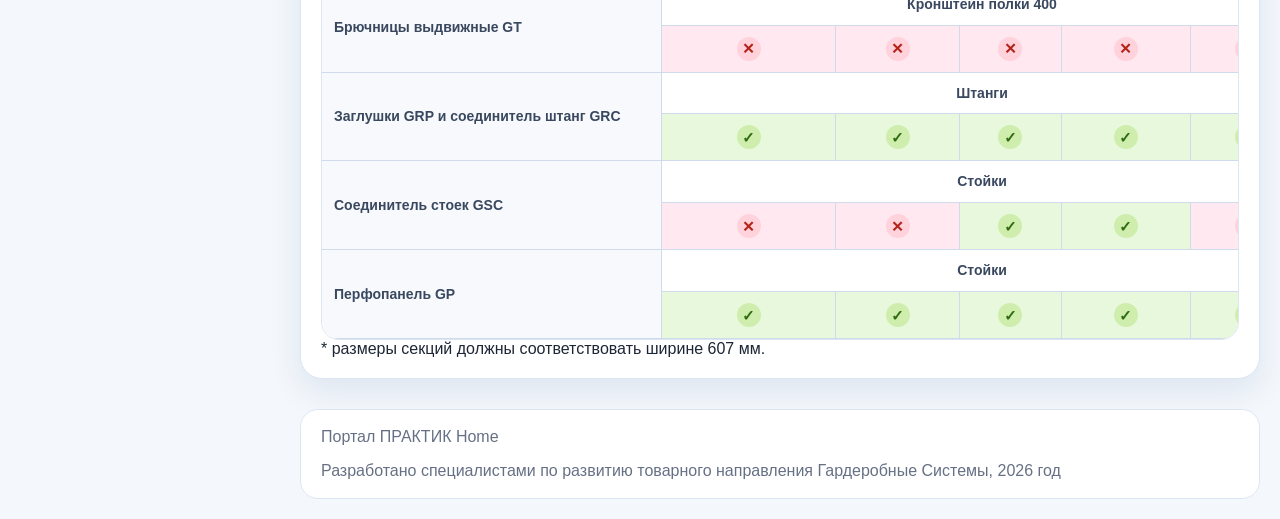
<file: wardrobe/competitors.html>
<!doctype html>
<html lang='ru'>
<head>
<meta charset='utf-8'>
<meta name='viewport' content='width=device-width, initial-scale=1'>
<title>Конкуренты — ПРАКТИК Home</title>
<style>
:root{
  --bg:#f4f7fb;--card:#ffffff;--line:#dce6f2;--text:#1c2635;--muted:#667085;--brand:#114a8b;--brand-2:#1d67b8;--brand-3:#eaf3ff;--success:#eaf7ef;--warning:#fff6e5;--danger:#fff1f2;--shadow:0 12px 32px rgba(17,74,139,.10);--radius:18px;
}
*{box-sizing:border-box} html{scroll-behavior:smooth} body{margin:0;font-family:Inter,Segoe UI,Arial,sans-serif;background:var(--bg);color:var(--text)} a{color:inherit;text-decoration:none} button,input,select{font:inherit}
.layout{min-height:100vh;display:grid;grid-template-columns:280px 1fr}
.sidebar{position:sticky;top:0;height:100vh;background:linear-gradient(180deg,#103d74 0%, #0f4d93 100%);color:#fff;padding:18px;overflow:auto}
.brand-link{display:flex;gap:12px;align-items:center;color:#fff;text-decoration:none;margin-bottom:18px}
.brand-logo-wrap{width:64px;height:64px;border-radius:16px;background:#fff;display:flex;align-items:center;justify-content:center;padding:6px;flex:0 0 64px}
.brand-logo{max-width:100%;max-height:100%;object-fit:contain}
.brand-copy h1{margin:0;font-size:20px;line-height:1.1}.brand-copy p{margin:4px 0 0;color:rgba(255,255,255,.8);font-size:13px;line-height:1.4}
.nav{display:grid;gap:6px}.nav a{display:flex;align-items:center;gap:10px;padding:11px 12px;border-radius:12px;color:#fff}.nav a:hover,.nav a.active{background:rgba(255,255,255,.14)}
.content{padding:20px;min-width:0}
.mobile-topbar{display:none;position:sticky;top:0;z-index:30;background:rgba(244,247,251,.92);backdrop-filter:blur(10px);padding:12px 0 14px}
.mobile-topbar-inner{display:flex;align-items:center;justify-content:space-between;gap:12px;background:#fff;border:1px solid var(--line);border-radius:16px;padding:10px 12px;box-shadow:var(--shadow)}
.menu-btn{border:none;background:var(--brand);color:#fff;border-radius:12px;padding:10px 12px;font-weight:700}
.mobile-drawer{position:fixed;inset:0;background:rgba(8,15,26,.55);z-index:60;display:none}.mobile-drawer.open{display:block}
.mobile-drawer-panel{width:min(86vw,360px);height:100%;background:linear-gradient(180deg,#103d74 0%, #0f4d93 100%);color:#fff;padding:18px;overflow:auto}
.page-header{background:#fff;border:1px solid var(--line);border-radius:24px;padding:22px;box-shadow:var(--shadow);margin-bottom:20px;text-align:center}
.breadcrumbs{font-size:14px;color:var(--muted);margin-bottom:8px;text-align:left}.page-header h2{margin:0 0 8px;font-size:34px}.page-header p{margin:0 auto;color:var(--muted);line-height:1.6;max-width:980px;text-align:center}
.page-title-wow-wrap{display:grid;justify-items:center;gap:10px;padding:8px 0 2px}
.page-title-kicker{
  display:inline-flex;align-items:center;justify-content:center;gap:8px;
  padding:8px 14px;border-radius:999px;
  background:linear-gradient(90deg,#edf5ff 0%, #eef8e9 100%);
  border:1px solid #d6e5f7;color:#31537d;
  font-size:12px;font-weight:900;letter-spacing:.14em;text-transform:uppercase;
  box-shadow:0 8px 18px rgba(17,74,139,.08)
}
.page-title-wow{
  margin:0;
  font-size:46px;
  line-height:1.08;
  font-weight:900;
  text-align:center;
  letter-spacing:-.02em;
  background:linear-gradient(90deg,#103d74 0%, #1d67b8 48%, #2f7a17 100%);
  -webkit-background-clip:text;
  background-clip:text;
  color:transparent;
  text-shadow:0 10px 24px rgba(17,74,139,.10);
  position:relative;
}
.page-title-wow::after{
  content:'';
  display:block;
  width:120px;
  height:6px;
  margin:16px auto 0;
  border-radius:999px;
  background:linear-gradient(90deg,#8dc63f 0%, #1d67b8 100%);
  box-shadow:0 10px 22px rgba(29,103,184,.18);
}
.page-title-subline{
  max-width:900px;
  margin:0 auto;
  text-align:center;
  color:#5f728d;
  font-size:16px;
  font-weight:700;
  line-height:1.5;
}
@media (max-width:1180px){
  .page-title-wow{font-size:38px}
}
@media (max-width:760px){
  .page-title-wow-wrap{gap:8px}
  .page-title-kicker{font-size:10px;letter-spacing:.1em;padding:7px 10px}
  .page-title-wow{font-size:30px;line-height:1.12}
  .page-title-wow::after{width:84px;height:5px;margin-top:12px}
  .page-title-subline{font-size:14px;max-width:100%}
}

.section{margin:24px 0}.section-head{display:flex;align-items:end;justify-content:space-between;gap:16px;margin-bottom:14px}.section-head h3{margin:0;font-size:26px}.section-head p{margin:4px 0 0;color:var(--muted)}
.footer{margin-top:30px;padding:18px 20px;background:#fff;border:1px solid var(--line);border-radius:18px;color:var(--muted);display:flex;justify-content:space-between;gap:16px;flex-wrap:wrap}
.muted-small{font-size:13px;color:var(--muted)}

.market-chart,.market-share,.competitor-card{background:#fff;border:1px solid var(--line);border-radius:22px;box-shadow:var(--shadow)}
.market-grid{display:grid;grid-template-columns:1fr 1fr;gap:20px;align-items:stretch}
.market-chart,.market-share{padding:20px;display:flex;flex-direction:column;height:430px}
.block-title{margin:0 0 14px;font-size:22px}
.chart-shell{position:relative;flex:1;border-radius:20px;background:linear-gradient(180deg,#f8fbff 0%,#eef4fb 100%);border:1px solid #e1ebf8;padding:14px 14px 46px;overflow:hidden}
.chart-grid{position:absolute;inset:18px 14px 46px 14px;background:
  linear-gradient(to top, rgba(110,142,183,.16) 1px, transparent 1px);
  background-size:100% 20%;
  pointer-events:none}
.growth-chart{position:relative;display:flex;align-items:flex-end;justify-content:space-between;gap:18px;height:280px;padding:18px 10px 0}
.bar-col{display:flex;flex-direction:column;align-items:center;justify-content:flex-end;gap:10px;flex:1;position:relative;height:100%}
.bar-value{font-size:17px;font-weight:900;color:#243a5e}
.bar{width:min(78px,100%);border-radius:18px 18px 8px 8px;background:linear-gradient(180deg,#8fb6e8 0%, #4e82c5 100%);position:relative;box-shadow:inset 0 -8px 0 rgba(255,255,255,.16),0 8px 18px rgba(58,101,164,.18)}
.bar-year{margin-top:4px;color:#4d5d78;font-size:14px;font-weight:800}
.bar-note{font-size:13px;font-weight:900;color:#c2410c;background:#fff4eb;padding:6px 8px;border-radius:999px;border:1px solid #fed7aa;position:absolute;right:-8px;bottom:-14px}
.axis-labels{position:absolute;left:10px;top:10px;display:grid;gap:34px;color:#73839d;font-size:12px;font-weight:700}
.pie-layout{display:grid;grid-template-columns:240px 1fr;gap:10px;align-items:center;justify-items:center;flex:1;min-height:0}
.pie-wrap{width:240px;height:240px;display:flex;align-items:center;justify-content:center;padding:0;margin:0 auto;min-width:240px}
.pie-chart{position:relative;width:220px;height:220px;margin:0 auto;display:flex;align-items:center;justify-content:center;filter:drop-shadow(0 12px 22px rgba(36,58,94,.14));overflow:visible}
.pie-svg{width:220px;height:220px;overflow:visible}
.pie-seg{fill:none;stroke-width:42;transition:transform .22s ease, opacity .22s ease, filter .22s ease, stroke-width .22s ease;transform-origin:120px 120px}
.pie-seg.dim{opacity:.22}
.pie-seg.active{transform:scale(1.04);stroke-width:48;filter:brightness(1.08)}
.pie-hole{fill:#ffffff}
.pie-center-labels{position:absolute;inset:0;display:flex;align-items:center;justify-content:center;flex-direction:column;pointer-events:none;z-index:2;text-align:center}
.pie-center-big{font-size:24px;font-weight:900;line-height:1;color:#1f3d63}
.pie-center-small{margin-top:5px;font-size:10px;font-weight:800;letter-spacing:.08em;text-transform:uppercase;color:#6a7d96}
.pie-center{position:absolute;inset:0;display:flex;align-items:center;justify-content:center;flex-direction:column;z-index:1;text-align:center}
.pie-center strong{font-size:34px;line-height:1;color:#243a5e}
.pie-center span{font-size:13px;color:#607089;font-weight:800;letter-spacing:.06em}
.share-grid{display:grid;gap:8px;width:100%;align-content:center;position:relative;padding-left:24px}
.share-row{display:grid;grid-template-columns:auto 1fr auto;gap:8px;align-items:center;padding:6px 8px;border-radius:12px;border:1px solid transparent;transition:transform .2s ease, background .2s ease, box-shadow .2s ease, border-color .2s ease;cursor:pointer;position:relative}
.share-dot{width:16px;height:16px;border-radius:50%;margin-top:0;box-shadow:0 0 0 5px rgba(255,255,255,.72);transition:transform .2s ease}
.share-name{font-weight:900;color:#243a5e;font-size:14px;letter-spacing:.02em}
.share-val{font-size:12px;color:#42526b;font-weight:800}
.share-card-text{display:grid;gap:4px}
.share-percent-badge{display:inline-flex;align-items:center;justify-content:center;padding:4px 10px;border-radius:999px;background:linear-gradient(90deg,#eef5ff,#f5fbef);border:1px solid #d9e6f5;color:#24476e;font-size:13px;font-weight:900;white-space:nowrap;min-width:50px}
.share-row::before{
  content:'';
  position:absolute;
  left:-32px;
  top:50%;
  width:24px;
  height:2px;
  background:linear-gradient(90deg, rgba(171,189,214,.15), rgba(147,172,205,.95));
  border-radius:999px;
  transform:translateY(-50%);
  transition:width .22s ease, left .22s ease, background .22s ease, opacity .22s ease;
}
.share-row::after{
  content:'';
  position:absolute;
  left:-12px;
  top:50%;
  width:6px;
  height:6px;
  border-radius:50%;
  background:#c8d8ec;
  transform:translateY(-50%);
  box-shadow:0 0 0 3px rgba(255,255,255,.9);
  transition:left .22s ease, transform .22s ease, background .22s ease;
}
.share-row:nth-child(1)::before{width:58px;left:-66px}
.share-row:nth-child(2)::before{width:46px;left:-54px}
.share-row:nth-child(3)::before{width:36px;left:-44px}
.share-row:nth-child(4)::before{width:34px;left:-42px}
.share-row:nth-child(5)::before{width:40px;left:-48px}
.share-row:nth-child(6)::before{width:52px;left:-60px}
.share-row:nth-child(1)::after{left:-14px}
.share-row:nth-child(2)::after{left:-14px}
.share-row:nth-child(3)::after{left:-12px}
.share-row:nth-child(4)::after{left:-10px}
.share-row:nth-child(5)::after{left:-12px}
.share-row:nth-child(6)::after{left:-14px}
.share-row:hover::before,
.share-row.is-active::before{
  background:linear-gradient(90deg, rgba(145,181,77,.25), rgba(74,126,199,.95));
}
.share-row:hover::after,
.share-row.is-active::after{
  background:#7ea7d8;
  transform:translateY(-50%) scale(1.18);
}

.share-row:hover,.share-row.is-active{background:#f6faff;transform:translateX(4px);box-shadow:0 8px 18px rgba(17,74,139,.08);border-color:#dfeaf8}
.share-row:hover .share-dot,.share-row.is-active .share-dot{transform:scale(1.15)}
.market-note{margin-top:14px;padding:12px 14px;border-radius:16px;background:#f6f9fd;color:#41526d;border:1px solid #e2eaf5;line-height:1.55}
.market-note strong{color:var(--brand)}
.competitor-grid{display:grid;grid-template-columns:repeat(2,minmax(0,1fr));gap:16px}
.competitor-card{padding:22px;display:grid;gap:16px}
.competitor-head{display:grid;grid-template-columns:160px 1fr;gap:16px;align-items:center}
.competitor-logo{min-height:120px;border-radius:20px;border:1px solid var(--line);background:#fff;display:flex;align-items:center;justify-content:center;padding:14px;overflow:hidden}
.competitor-logo img{max-width:100%;max-height:88px;object-fit:contain;display:block}
.logo-ellipse{max-height:110px !important}
.wordmark-plain{display:flex;align-items:center;justify-content:center;width:100%;min-height:84px;border-radius:18px;font-weight:900;font-size:30px;letter-spacing:.02em;background:linear-gradient(135deg,#f7f1ff,#ece5ff);color:#6b4fb5}
.competitor-title h3{margin:0;font-size:24px}.competitor-title p{margin:6px 0 0;color:var(--muted);line-height:1.5}
.competitor-tags{display:flex;flex-wrap:wrap;gap:8px}.chip{display:inline-flex;align-items:center;gap:8px;padding:10px 13px;border-radius:999px;background:var(--brand-3);color:var(--brand);font-weight:800;font-size:14px;border:1px solid #cfe2fb}
.competitor-card ul{margin:0;padding-left:18px;color:var(--muted);line-height:1.65;display:grid;gap:8px}


.metal-table-card{background:#fff;border:1px solid var(--line);border-radius:22px;box-shadow:var(--shadow);padding:20px}
.metal-table-wrap{overflow:auto;border-radius:18px;border:1px solid #dce6f2}
.metal-table{width:100%;border-collapse:separate;border-spacing:0;min-width:980px;font-size:14px;line-height:1.45}
.metal-table th,.metal-table td{padding:13px 14px;border-right:1px solid #dce6f2;border-bottom:1px solid #dce6f2;vertical-align:middle}
.metal-table th:last-child,.metal-table td:last-child{border-right:none}
.metal-table thead th{background:#f2f7fd;color:#243a5e;font-size:13px;font-weight:900;text-align:center;position:sticky;top:0;z-index:1}
.metal-table thead th:first-child{text-align:left}
.metal-table tbody tr:nth-child(even) td{background:#fbfdff}
.metal-table .row-label{font-weight:900;color:#243a5e;text-align:center;min-width:280px;background:#f9fbfe}
.metal-table td{text-align:center;color:#334155;font-weight:700}
.metal-table .leader-col{background:linear-gradient(180deg,#eaf6e8 0%, #dff2dc 100%) !important;color:#1f5f2a;font-weight:900}
.metal-table thead .leader-col{background:linear-gradient(180deg,#8dc63f 0%, #77b52b 100%) !important;color:#fff}
.metal-table-note{margin-top:12px;padding:12px 14px;border-radius:14px;background:#f6faf1;border:1px solid #d8ebc3;color:#3d5f1e;font-weight:700}
@media (max-width:760px){.metal-table-card{padding:14px}.metal-table{font-size:13px;min-width:900px}.metal-table th,.metal-table td{padding:11px 12px}.metal-table .row-label{min-width:240px}}


@media (max-width:1180px){.market-grid,.competitor-grid{grid-template-columns:1fr}.pie-layout{grid-template-columns:1fr}.layout{grid-template-columns:1fr}.sidebar{display:none}.content{padding:12px}.mobile-topbar{display:block}.page-header h2{font-size:28px}.market-chart,.market-share{height:auto;min-height:auto}}
@media (max-width:760px){.growth-chart{gap:10px;height:250px;padding-left:28px}.bar{width:58px}.bar-year{font-size:12px}.axis-labels{left:2px;font-size:11px;gap:29px}.pie-layout{grid-template-columns:1fr;justify-items:center}.pie-wrap{width:100%;height:auto}.pie-chart{width:240px;height:240px}.pie-svg{width:240px;height:240px}.pie-center-big{font-size:26px}.pie-center-small{font-size:11px}.share-row{grid-template-columns:auto 1fr auto}.share-name{font-size:14px}.share-val{font-size:12px}.competitor-head{grid-template-columns:1fr}.competitor-logo{min-height:126px;padding:16px}.competitor-logo img{max-height:92px}.logo-ellipse{max-height:100px !important}.wordmark-plain{min-height:90px;font-size:28px}}

.compat-table-card{background:#fff;border:1px solid var(--line);border-radius:22px;box-shadow:var(--shadow);padding:20px}
.compat-table-wrap{overflow:auto;border-radius:18px;border:1px solid #dce6f2;background:#fff}
.compat-table{width:100%;border-collapse:separate;border-spacing:0;min-width:980px;font-size:14px;line-height:1.35}
.compat-table th,.compat-table td{padding:11px 12px;border-right:1px solid #cfdbea;border-bottom:1px solid #cfdbea;vertical-align:middle;text-align:center}
.compat-table th:last-child,.compat-table td:last-child{border-right:none}
.compat-table thead th{background:#eef5e8;color:#23364d;font-size:13px;font-weight:900;position:sticky;top:0;z-index:4}
.compat-table .element-cell{position:sticky;left:0;z-index:3;background:#f7f9fc;text-align:left;font-weight:900;color:#243a5e;min-width:340px;max-width:340px}
.compat-table thead .element-cell{z-index:5;background:#e7f0dd;text-align:center}
.compat-table .mount-row td{background:#ffffff;color:#39485f;font-weight:800}
.compat-table .mount-row .element-cell{background:#f7f9fc}
.compat-table .result-row td{font-weight:900}
.compat-table .result-row:nth-child(3n) td{background:#fbfdff}
.compat-table .result-row .element-cell{background:#f7f9fc}
.compat-table .result-good{background:#e8f8dc !important;color:#2f6b11}
.compat-table .result-bad{background:#ffe8ef !important;color:#b42318}
.compat-table .icon{display:inline-flex;align-items:center;justify-content:center;width:24px;height:24px;border-radius:999px;font-size:15px;font-weight:900;line-height:1}
.compat-table .result-good .icon{background:#cfeeae;color:#2f6b11}
.compat-table .result-bad .icon{background:#ffd2dc;color:#b42318}
.compat-table .star-note{font-size:12px;color:#667085;margin-top:12px}
.compat-table .mount-text{display:block;text-align:center}
.compat-table .section-title-center{width:100%;text-align:center}
@media (max-width:760px){.compat-table-card{padding:14px}.compat-table{font-size:13px;min-width:920px}.compat-table th,.compat-table td{padding:10px 10px}.compat-table .element-cell{min-width:270px;max-width:270px}}


/* ===== Mobile accordion for tables ===== */
.mobile-accordion{display:none}
.mobile-accordion-list{display:grid;gap:12px}
.mobile-acc-item{
  background:#fff;
  border:1px solid var(--line);
  border-radius:18px;
  box-shadow:var(--shadow);
  overflow:hidden;
}
.mobile-acc-item summary{
  list-style:none;
  cursor:pointer;
  padding:14px 16px;
  display:flex;
  align-items:center;
  justify-content:space-between;
  gap:12px;
  font-weight:900;
  color:#15355d;
  background:linear-gradient(180deg,#ffffff 0%, #f7fbff 100%);
}
.mobile-acc-item summary::-webkit-details-marker{display:none}
.mobile-acc-title{font-size:15px;line-height:1.35}
.mobile-acc-arrow{
  flex:0 0 auto;
  width:28px;height:28px;border-radius:999px;
  display:inline-flex;align-items:center;justify-content:center;
  background:#eaf3ff;color:#114a8b;font-size:16px;font-weight:900;
  transition:transform .2s ease, background .2s ease;
}
.mobile-acc-item[open] .mobile-acc-arrow{transform:rotate(180deg);background:#dbeaff}
.mobile-acc-body{padding:0 16px 16px}
.mobile-chip-row{display:flex;flex-wrap:wrap;gap:8px;margin:0 0 12px}
.mobile-chip{
  display:inline-flex;align-items:center;gap:6px;
  padding:7px 10px;border-radius:999px;
  background:#eef5ff;color:#214f86;border:1px solid #d8e7fb;
  font-size:12px;font-weight:800;
}
.mobile-grid{
  display:grid;
  grid-template-columns:1fr;
  gap:8px;
}
.mobile-pair{
  display:grid;
  grid-template-columns:1.1fr .9fr;
  gap:10px;
  align-items:center;
  padding:10px 12px;
  border:1px solid #e3ebf5;
  border-radius:14px;
  background:#fbfdff;
}
.mobile-pair .k{font-size:12px;font-weight:800;color:#667085}
.mobile-pair .v{font-size:13px;font-weight:900;color:#243a5e;text-align:right}
.mobile-pair .v.leader{color:#1f5f2a}
.mobile-pair.good{background:#f3fbe9;border-color:#d9efbf}
.mobile-pair.bad{background:#fff1f4;border-color:#ffd7df}
.mobile-pair.good .v{color:#2f6b11}
.mobile-pair.bad .v{color:#b42318}
.mobile-mount{
  margin:0 0 12px;
  padding:10px 12px;
  border-radius:14px;
  background:#f6f9fd;
  border:1px solid #e1e9f5;
}
.mobile-mount .label{display:block;font-size:11px;font-weight:900;color:#71839b;text-transform:uppercase;letter-spacing:.08em;margin-bottom:4px}
.mobile-mount .value{display:block;font-size:13px;font-weight:800;color:#243a5e;line-height:1.4}
.mobile-status{
  display:inline-flex;align-items:center;justify-content:center;
  width:22px;height:22px;border-radius:999px;
  font-size:14px;font-weight:900;margin-right:8px;
}
.mobile-status.good{background:#cfeeae;color:#2f6b11}
.mobile-status.bad{background:#ffd2dc;color:#b42318}
.mobile-footnote{
  margin-top:10px;
  padding:10px 12px;
  border-radius:14px;
  background:#fff8ea;
  border:1px solid #fde2a8;
  color:#8a5a00;
  font-size:12px;
  font-weight:700;
  line-height:1.45;
}
@media (max-width:760px){
  .metal-table-card,.compat-table-card{display:none}
  .mobile-accordion{display:block}
  .section-head h3{font-size:20px;text-align:center;width:100%}
}

</style>
<!-- Yandex.Metrika counter -->
<script type="text/javascript">
(function(m,e,t,r,i,k,a){
m[i]=m[i]||function(){(m[i].a=m[i].a||[]).push(arguments)};
m[i].l=1*new Date();
for (var j = 0; j < document.scripts.length; j++) {if (document.scripts[j].src === r) { return; }}
k=e.createElement(t),a=e.getElementsByTagName(t)[0],k.async=1,k.src=r,a.parentNode.insertBefore(k,a)
})(window, document,"script","https://mc.yandex.ru/metrika/tag.js?id=108779561","ym");
ym(108779561,"init",{ssr:true,webvisor:true,clickmap:true,ecommerce:"dataLayer",referrer:document.referrer,url:location.href,accurateTrackBounce:true,trackLinks:true});
</script>
<noscript><div><img src="https://mc.yandex.ru/watch/108779561" style="position:absolute; left:-9999px;" alt="" /></div></noscript>
<!-- /Yandex.Metrika counter -->

</head>
<body>
<div class='layout'>
<aside class='sidebar'>
<a class='brand-link' href='index.html'><div class='brand-logo-wrap'><img class='brand-logo' src='assets/praktik_home.png' alt='ПРАКТИК Home'></div><div class='brand-copy'><h1>ПРАКТИК Home</h1><p>Внутренний портал по Гардеробной Системе ПРАКТИК Home</p></div></a>
<nav class='nav'><a href='index.html'><span>🏠</span><span>Главная</span></a><a href='production.html'><span>🏭</span><span>Производство</span></a><a href='competitors.html' class='active'><span>⚔</span><span>Конкуренты</span></a><a href='sales.html'><span>💰</span><span>Продажи</span></a><a href='training.html'><span>🎓</span><span>Обучение</span></a><a href='tools.html'><span>📚</span><span>Полезные материалы</span></a><a href='news.html'><span>📰</span><span>Новости</span></a><a href='feedback.html'><span>💡</span><span>Улучшения сайта</span></a></nav>
</aside>
<main class='content'>
<div class='mobile-topbar'><div class='mobile-topbar-inner'><div style='display:flex;align-items:center;gap:10px'><div class='brand-logo-wrap' style='width:46px;height:46px;border-radius:12px'><img class='brand-logo' src='assets/praktik_home.png' alt='ПРАКТИК Home'></div><div><strong>ПРАКТИК Home</strong><div class='muted-small'>Гардеробная система</div></div></div><button class='menu-btn' data-open-menu>Меню</button></div></div>
<div class='mobile-drawer' id='drawer'><div class='mobile-drawer-panel'><a class='brand-link' href='index.html'><div class='brand-logo-wrap'><img class='brand-logo' src='assets/praktik_home.png' alt='ПРАКТИК Home'></div><div class='brand-copy'><h1>ПРАКТИК Home</h1><p>Внутренний портал по Гардеробной Системе ПРАКТИК Home</p></div></a><nav class='nav'><a href='index.html'><span>🏠</span><span>Главная</span></a><a href='production.html'><span>🏭</span><span>Производство</span></a><a href='competitors.html' class='active'><span>⚔</span><span>Конкуренты</span></a><a href='sales.html'><span>💰</span><span>Продажи</span></a><a href='training.html'><span>🎓</span><span>Обучение</span></a><a href='tools.html'><span>📚</span><span>Полезные материалы</span></a><a href='news.html'><span>📰</span><span>Новости</span></a><a href='feedback.html'><span>💡</span><span>Улучшения сайта</span></a></nav><div style='margin-top:12px'><button class='menu-btn' data-close-menu>Закрыть меню</button></div></div></div>

<div class='page-header'>
  <div class='breadcrumbs'>Главная / Конкуренты</div>
  <div class="page-title-wow-wrap">
    <div class="page-title-kicker">АНАЛИТИКА РЫНКА • СРАВНЕНИЕ • СОВМЕСТИМОСТЬ</div>
    <h2 class="page-title-wow">Конкуренты и рынок гардеробных систем</h2>
    <div class="page-title-subline">Ключевые игроки, технические параметры и совместимость элементов в одном разделе</div>
  </div>
  <p></p>
</div>

<section class='section'>
  <div class='market-grid'>
    <div class='market-chart'>
      <h3 class='block-title'>Размер рынка ГС, млрд ₽ с НДС</h3>
      <div class='chart-shell'>
        <div class='chart-grid'></div>
        <div class='axis-labels'>
          <span>6,0</span>
          <span>5,5</span>
          <span>5,0</span>
          <span>4,5</span>
          <span>4,0</span>
        </div>
        <div class='growth-chart'>
          <div class='bar-col'>
            <div class='bar-value'>4,78</div>
            <div class='bar' style='height:132px'></div>
            <div class='bar-year'>2023 г</div>
          </div>
          <div class='bar-col'>
            <div class='bar-value'>5,58</div>
            <div class='bar' style='height:220px'></div>
            <div class='bar-year'>2024 г</div>
          </div>
          <div class='bar-col'>
            <div class='bar-value'>5,32</div>
            <div class='bar' style='height:192px'></div>
            <div class='bar-year'>2025 г</div>
          </div>
          <div class='bar-col'>
            <div class='bar-value'>5,00</div>
            <div class='bar' style='height:160px'><span class='bar-note'>-5%</span></div>
            <div class='bar-year'>2026 г</div>
          </div>
        </div>
      </div>
    </div>

    <div class='market-share'>
      <h3 class='block-title'>Доли игроков, 2025 г</h3>
      <div class='pie-layout'>
        <div class='pie-wrap'>
          <div class='pie-chart'>
            <svg class='pie-svg' viewBox='0 0 240 240' aria-label='Доли игроков, 2025 г'>
              <g transform='rotate(-90 120 120)'>
                <circle class='pie-seg seg-0' data-seg='0' cx='120' cy='120' r='82' stroke='#8dc63f' stroke-dasharray='216.39 298.81' stroke-dashoffset='0'></circle>
                <circle class='pie-seg seg-1' data-seg='1' cx='120' cy='120' r='82' stroke='#ff5a1f' stroke-dasharray='159.68 355.52' stroke-dashoffset='-216.39'></circle>
                <circle class='pie-seg seg-2' data-seg='2' cx='120' cy='120' r='82' stroke='#e3a8a8' stroke-dasharray='77.26 437.94' stroke-dashoffset='-376.07'></circle>
                <circle class='pie-seg seg-3' data-seg='3' cx='120' cy='120' r='82' stroke='#7c63b8' stroke-dasharray='25.75 489.45' stroke-dashoffset='-453.33'></circle>
                <circle class='pie-seg seg-4' data-seg='4' cx='120' cy='120' r='82' stroke='#57b8d7' stroke-dasharray='25.75 489.45' stroke-dashoffset='-479.08'></circle>
                <circle class='pie-seg seg-5' data-seg='5' cx='120' cy='120' r='82' stroke='#f59e0b' stroke-dasharray='10.30 504.90' stroke-dashoffset='-504.83'></circle>
              </g>
              <circle class='pie-hole' cx='120' cy='120' r='46'></circle>
            </svg>
            <div class='pie-center-labels'>
              <div class='pie-center-big'>2025</div>
              <div class='pie-center-small'>доли рынка</div>
            </div>
          </div>
        </div>
        <div class='share-grid'>
          <div class='share-row' data-seg='0'><span class='share-dot' style='background:#8dc63f'></span><div class='share-card-text'><div class='share-name'>АРИСТО</div><div class='share-val'>2236 млн ₽</div></div><span class='share-percent-badge'>42%</span></div>
          <div class='share-row' data-seg='1'><span class='share-dot' style='background:#ff5a1f'></span><div class='share-card-text'><div class='share-name'>ТИТАН GS</div><div class='share-val'>1640 млн ₽</div></div><span class='share-percent-badge'>31%</span></div>
          <div class='share-row' data-seg='2'><span class='share-dot' style='background:#f3b8b8'></span><div class='share-card-text'><div class='share-name'>LARVIJ</div><div class='share-val'>803 млн ₽</div></div><span class='share-percent-badge'>15%</span></div>
          <div class='share-row' data-seg='3'><span class='share-dot' style='background:#7c63b8'></span><div class='share-card-text'><div class='share-name'>ABELLE</div><div class='share-val'>283 млн ₽</div></div><span class='share-percent-badge'>5%</span></div>
          <div class='share-row' data-seg='4'><span class='share-dot' style='background:#57b8d7'></span><div class='share-card-text'><div class='share-name'>ПРОМЕТ</div><div class='share-val'>280 млн ₽</div></div><span class='share-percent-badge'>5%</span></div>
          <div class='share-row' data-seg='5'><span class='share-dot' style='background:#f59e0b'></span><div class='share-card-text'><div class='share-name'>ПРОЧИЕ</div><div class='share-val'>81 млн ₽</div></div><span class='share-percent-badge'>2%</span></div>
        </div>
      </div>
</div>
</section>

<section class='section'>
  <div class='section-head'><div><h3>ПРОИЗВОДИТЕЛИ ГАРДЕРОБНЫХ СИСТЕМ</h3><p>Для ключевых брендов добавлены переходы на официальный сайт и в конфигуратор, где он доступен.</p></div></div>
  <div class='competitor-grid'>

    <div class='competitor-card'>
      <div class='competitor-head'>
        <div class='competitor-logo'><img src='assets/logo/titangs_logo_crop.png' alt='Титан GS' class='logo-ellipse'></div>
        <div class='competitor-title'><h3>Титан GS</h3><p>Российский бренд гардеробных систем, входящий в группу компаний ПАКС‑Металл. Делает акцент на собственном производстве полного цикла в России, европейском оборудовании и широком складском наличии.</p></div>
      </div>
      <div class='competitor-tags'>
        <a class='chip' href='https://titangs.ru/' target='_blank' rel='noopener'>Официальный сайт</a>
        <a class='chip' href='https://titangs.ru/titangs/' target='_blank' rel='noopener'>Конфигуратор</a>
      </div>
      <ul>
        <li>Является частью группы компаний ПАКС‑Металл, основанной в 1991 году.</li>
        <li>Собственное производство металлических элементов в г. Химки, выпуск гардеробных систем с 2016 года.</li>
        <li>Покупные элементы из пластика и массива дуба/березы</li>
        <li>В коммуникации делает акцент на европейском оборудовании, долгосрочном партнерстве и гарантии 10 лет.</li>
        <li>Копировалась с системы Larvij</li>
         <li>Цветовая палитра: белый, черный, серый</li>
         <li>ГС ЭКО - эконом серия для собственных продаж на MarketPlace. Изменена габаритные размеры и толщина металла в меньшую сторону</li>
      </ul>
    </div>

    <div class='competitor-card'>
      <div class='competitor-head'>
        <div class='competitor-logo'><img src='assets/logo/aristo_logo_crop.png' alt='Aristo' class='logo-ellipse'></div>
        <div class='competitor-title'><h3>Aristo</h3><p>Крупный российский бренд интерьерных решений и систем хранения. ARISTO подчеркивает широкий продуктовый портфель: гардеробные системы, двери‑купе, перегородки, мебель на заказ и комплектующие.</p></div>
      </div>
      <div class='competitor-tags'>
        <a class='chip' href='https://www.aristo.ru/' target='_blank' rel='noopener'>Официальный сайт</a>
        <a class='chip' href='https://start.binaroom.com/' target='_blank' rel='noopener'>Конфигуратор (только для дилеров)</a>
      </div>
      <ul>
        <li>Делает ставку на качество: надежность систем, плавность выдвижных механизмов, долгий срок эксплуатации, повышенные нагрузки и износостойкость.</li>
        <li>Предлагается комплексное обустройство места хранения: навесная и встраиваемая система хранения, двери купе, мебель из ЛДСП, массива и декора кожей</li>
        <li>Для продаж использует сильную проектную подачу, акцент на дизайне и комплексных решениях для интерьера.</li>
        <li>Копировалась с системы Elfa.</li>
        <li>НСХ (навесная система хранения) - СТМ под ЛеманаПРО, LIGROOM - эконом серия для MArketPlace (копия НСХ)</li>
      </ul>
    </div>

    <div class='competitor-card'>
      <div class='competitor-head'>
        <div class='competitor-logo'><img src='assets/logo/larvij_logo_crop.png' alt='Larvij' class='logo-ellipse'></div>
        <div class='competitor-title'><h3>Larvij</h3><p>Известный бренд систем хранения для дома. Производится в Китае. Позиционирует себя как производитель с многолетним опытом и акцентом на порядок, уют, дизайн и широкий выбор решений для разных пространств.</p></div>
      </div>
      <div class='competitor-tags'>
        <a class='chip' href='https://larvij.com/' target='_blank' rel='noopener'>Официальный сайт</a>
        <a class='chip' href='https://larvij.com/constructors/wardrobe/' target='_blank' rel='noopener'>Конфигуратор</a>
      </div>
      <ul>
        <li>Акцент на присутствии в крупнейших ритейл‑сетях России.</li>
        <li>Большое разнообразие цветовых решений: белый, черный, серый, магнолия (слоновая кость)</li>
        <li>Акцент на качественной и презентабельной упаковке.</li>
        <li>В ассортименте компании: классическая гардеробная система, трубная лофт система Pipe, наполнение для шкафов Armario, органайзеры и вешалки</li>
      </ul>
    </div>

    <div class='competitor-card'>
      <div class='competitor-head'>
        <div class='competitor-logo'><img src='assets/logo/elfa_logo_crop.png' alt='Elfa' class='logo-ellipse'></div>
        <div class='competitor-title'><h3>Elfa</h3><p>Международный бренд систем хранения шведского происхождения. Компания Elfa всегда подчеркивает долгую историю бренда, широкий ассортимент и позиционирование как одного из лидеров категории.</p></div>
      </div>
      <div class='competitor-tags'>
        <a class='chip' href='https://elfarus.ru/' target='_blank' rel='noopener'>Официальный сайт РФ</a>
        <a class='chip' href='https://elfa.com/sv-se/produkter/classic-by-elfa' target='_blank' rel='noopener'>Официальный сайт Швеция</a>
        <a class='chip' href='https://elfa.com/sv-se/planering/planner?&assortmentids=11001,93001,95001,94001' target='_blank' rel='noopener'>Конфигуратор</a>
      </div>
      <ul>
        <li>Elfa International AB - основана в Швеции в 1947 году. Классическая ГС, которую мы знаем стала производиться с конца 80-х годов</li>
        <li>Родоначальник и ведущий производитель сетчатых систем хранения.</li>
        <li>Ассортимент более 800 элементов для гардеробных, кладовых, детских, прихожих, гаражей и домашних офисов</li>
         <li>Цветовая палитра: белый, платина, графит</li>
      </ul>
    </div>

    <div class='competitor-card'>
      <div class='competitor-head'>
        <div class='competitor-logo'><img src='assets/logo/abelle_logo_crop.png' alt='Elfa' class='logo-ellipse'></div>
        <div class='competitor-title'><h3>A'Belle</h3><p>Российский бренд систем хранения. Делает акцент на самостоятельную продажу готовых комплектов через MarketPlace.</p></div>
      </div>
      <div class='competitor-tags'>
        <a class='chip' href='https://xn--80adahgbihed5bnbcdcjslocbsf1f6n.xn--p1ai/' target='_blank' rel='noopener'>Официальный сайт</a>
        <a class='chip' href='https://xn--j1aaidckcejcj.xn--80adahgbihed5bnbcdcjslocbsf1f6n.xn--p1ai/' target='_blank' rel='noopener'>Конфигуратор</a>
      </div>
      <ul>
        <li>Российский бренд систем хранения A’Belle. Производство г. Ульяновск.</li>
        <li>Основной канал продаж MarketPlace за счет собственных продаж готовых комплектов.</li>
        <li>Низкое качество обработки металла и покраски, премитивная упаковка</li>
        <li>Копировалась с Титан GS.</li>
        <li>Слыбый ассортимент: рельсы, стойки, кронштейны полок, сетчатые полки, прутковые корзинки, вспомогательные аксессуары</li>
        <li>Цветовая палитра: белый, черный, серый</li>
        </ul>
    </div>

    <div class='competitor-card'>
      <div class='competitor-head'>
        <div class='competitor-logo'><img src='assets/logo/gardie_logo_crop.png' alt='Gardie' class='logo-ellipse'></div>
        <div class='competitor-title'><h3>Gardie</h3><p>Российский бренд гардеробных систем и универсальных решений для хранения.</p></div>
      </div>
      <div class='competitor-tags'>
        <a class='chip' href='https://gardie-design.com/' target='_blank' rel='noopener'>Официальный сайт</a>
      </div>
      <ul>
        <li>Основной канал продаж через розничные точки дилеров. На MarketPlace представлен брендом Gards</li>
        <li>Частичное производство в РФ, часть элементов покупается на стороне.</li></li>
        <li>Кипировалось с систем Aristo/Elfa</li>
        <li>Цветовая палитра: белый, графит (муар), серый</li>
      </ul>
    </div>

  </div>
</section>


<section class='section'>
  <div class='section-head'>
    <div>
      <h3>Таблица техособенностей элементов ГС (в миллиметрах)</h3>
         </div>
  </div>
  <div class='metal-table-card'>
    <div class='metal-table-wrap'>
      <table class='metal-table'>
        <thead>
          <tr>
            <th>Бренд / элемент системы</th><th class='leader-col'>ПРАКТИК</th><th>Титан GS</th><th>ГС ЭКО</th><th>Aristo</th><th>Ligroom | НСХ</th><th>Larvij</th><th>A`Belle</th>
          </tr>
        </thead>
        <tbody>
          <tr><td class='row-label'>Рельс несущий (металл/сечение профиля)</td><td class='leader-col'>1.2</td><td>1.2</td><td>—</td><td>—</td><td>—</td><td>1.2</td><td>1.2</td></tr><tr><td class='row-label'>Стойка / Направляющая (металл/сечение профиля)</td><td class='leader-col'>1.5 / 25х25</td><td>1.8 / 27х25</td><td>1.5 / 27х16</td><td>2.0 / 25х18</td><td>1.8 / 25х18</td><td>1.5 / 26х23</td><td>1.5 / 28х23</td></tr><tr><td class='row-label'>Кронштейн полки</td><td class='leader-col'>1.2</td><td>1.2</td><td>1</td><td>1.2</td><td>1.2</td><td>1.2</td><td>1.2</td></tr><tr><td class='row-label'>Полка сетчатая (диаметр и шаг прутка)</td><td class='leader-col'>6 и 2.5 / 20</td><td>6 и 2.5 / 20</td><td>5 и 2.5 / 25</td><td>6 и 2.5 / 14</td><td>5 и 2.5 / 25</td><td>6 и 2.5 / 20</td><td>6 и 2.0 / 20</td></tr>
        </tbody>
      </table>
    </div>
  </div>

  <div class='mobile-accordion'>
    <div class='mobile-accordion-list'>
      
    <details class='mobile-acc-item'>
      <summary><span class='mobile-acc-title'>Рельс несущий (металл/сечение профиля)</span><span class='mobile-acc-arrow'>⌄</span></summary>
      <div class='mobile-acc-body'>
        <div class='mobile-grid'>
          <div class='mobile-pair'><div class='k'>ПРАКТИК</div><div class='v leader'>1.2</div></div><div class='mobile-pair'><div class='k'>Титан GS</div><div class='v'>1.2</div></div><div class='mobile-pair'><div class='k'>ГС ЭКО</div><div class='v'>—</div></div><div class='mobile-pair'><div class='k'>Aristo</div><div class='v'>—</div></div><div class='mobile-pair'><div class='k'>Ligroom | НСХ</div><div class='v'>—</div></div><div class='mobile-pair'><div class='k'>Larvij</div><div class='v'>1.2</div></div><div class='mobile-pair'><div class='k'>A`Belle</div><div class='v'>1.2</div></div>
        </div>
      </div>
    </details>
    <details class='mobile-acc-item'>
      <summary><span class='mobile-acc-title'>Стойка / Направляющая (металл/сечение профиля)</span><span class='mobile-acc-arrow'>⌄</span></summary>
      <div class='mobile-acc-body'>
        <div class='mobile-grid'>
          <div class='mobile-pair'><div class='k'>ПРАКТИК</div><div class='v leader'>1.5 / 25х25</div></div><div class='mobile-pair'><div class='k'>Титан GS</div><div class='v'>1.8 / 27х25</div></div><div class='mobile-pair'><div class='k'>ГС ЭКО</div><div class='v'>1.5 / 27х16</div></div><div class='mobile-pair'><div class='k'>Aristo</div><div class='v'>2.0 / 25х18</div></div><div class='mobile-pair'><div class='k'>Ligroom | НСХ</div><div class='v'>1.8 / 25х18</div></div><div class='mobile-pair'><div class='k'>Larvij</div><div class='v'>1.5 / 26х23</div></div><div class='mobile-pair'><div class='k'>A`Belle</div><div class='v'>1.5 / 28х23</div></div>
        </div>
      </div>
    </details>
    <details class='mobile-acc-item'>
      <summary><span class='mobile-acc-title'>Кронштейн полки</span><span class='mobile-acc-arrow'>⌄</span></summary>
      <div class='mobile-acc-body'>
        <div class='mobile-grid'>
          <div class='mobile-pair'><div class='k'>ПРАКТИК</div><div class='v leader'>1.2</div></div><div class='mobile-pair'><div class='k'>Титан GS</div><div class='v'>1.2</div></div><div class='mobile-pair'><div class='k'>ГС ЭКО</div><div class='v'>1</div></div><div class='mobile-pair'><div class='k'>Aristo</div><div class='v'>1.2</div></div><div class='mobile-pair'><div class='k'>Ligroom | НСХ</div><div class='v'>1.2</div></div><div class='mobile-pair'><div class='k'>Larvij</div><div class='v'>1.2</div></div><div class='mobile-pair'><div class='k'>A`Belle</div><div class='v'>1.2</div></div>
        </div>
      </div>
    </details>
    <details class='mobile-acc-item'>
      <summary><span class='mobile-acc-title'>Полка сетчатая (диаметр и шаг прутка)</span><span class='mobile-acc-arrow'>⌄</span></summary>
      <div class='mobile-acc-body'>
        <div class='mobile-grid'>
          <div class='mobile-pair'><div class='k'>ПРАКТИК</div><div class='v leader'>6 и 2.5 / 20</div></div><div class='mobile-pair'><div class='k'>Титан GS</div><div class='v'>6 и 2.5 / 20</div></div><div class='mobile-pair'><div class='k'>ГС ЭКО</div><div class='v'>5 и 2.5 / 25</div></div><div class='mobile-pair'><div class='k'>Aristo</div><div class='v'>6 и 2.5 / 14</div></div><div class='mobile-pair'><div class='k'>Ligroom | НСХ</div><div class='v'>5 и 2.5 / 25</div></div><div class='mobile-pair'><div class='k'>Larvij</div><div class='v'>6 и 2.5 / 20</div></div><div class='mobile-pair'><div class='k'>A`Belle</div><div class='v'>6 и 2.0 / 20</div></div>
        </div>
      </div>
    </details>
    </div>
    <div class='mobile-footnote'>ПРАКТИК Home выделен как базовый ориентир для сравнения.</div>
  </div>

</section>



<section class='section'>
  <div class='section-head'>
    <div class='section-title-center'>
      <h3 style='text-align:center'>Совместимость элементов системы ПРАКТИК Home и сторонних производителей гардеробных систем</h3>
    </div>
  </div>
  <div class='compat-table-card'>
    <div class='compat-table-wrap'>
      <table class='compat-table'>
        <thead>
          <tr>
            <th class='element-cell'>ПРАКТИК Home</th>
            <th>Титан GS</th>
            <th>Larvij</th>
            <th>Elfa</th>
            <th>Aristo</th>
            <th>НСХ</th>
          </tr>
        </thead>
        <tbody>
          <tr class='mount-row'><td class='element-cell' rowspan='2'>Кронштейн штанги GRBn</td><td colspan='5'><span class='mount-text'>Кронштейн полки 300/400/500</span></td></tr><tr class='result-row'><td class='result-bad'><span class='icon'>✕</span></td><td class='result-bad'><span class='icon'>✕</span></td><td class='result-good'><span class='icon'>✓</span></td><td class='result-good'><span class='icon'>✓</span></td><td class='result-good'><span class='icon'>✓</span></td></tr><tr class='mount-row'><td class='element-cell' rowspan='2'>Корзина навесная GBC</td><td colspan='5'><span class='mount-text'>Стойка</span></td></tr><tr class='result-row'><td class='result-good'><span class='icon'>✓</span></td><td class='result-good'><span class='icon'>✓</span></td><td class='result-good'><span class='icon'>✓</span></td><td class='result-good'><span class='icon'>✓</span></td><td class='result-good'><span class='icon'>✓</span></td></tr><tr class='mount-row'><td class='element-cell' rowspan='2'>Рама выдвижная с доводчиком GFBс-60</td><td colspan='5'><span class='mount-text'>Корзина мелкосетчатая / пластиковая (под секцию 607 мм)</span></td></tr><tr class='result-row'><td class='result-bad'><span class='icon'>✕</span></td><td class='result-bad'><span class='icon'>✕</span></td><td class='result-bad'><span class='icon'>✕</span></td><td class='result-bad'><span class='icon'>✕</span></td><td class='result-bad'><span class='icon'>✕</span></td></tr><tr class='mount-row'><td class='element-cell' rowspan='2'>Панель с крючками боковая GHB-30/40</td><td colspan='5'><span class='mount-text'>Кронштейн полки 300/400</span></td></tr><tr class='result-row'><td class='result-good'><span class='icon'>✓</span></td><td class='result-good'><span class='icon'>✓</span></td><td class='result-good'><span class='icon'>✓</span></td><td class='result-good'><span class='icon'>✓</span></td><td class='result-good'><span class='icon'>✓</span></td></tr><tr class='mount-row'><td class='element-cell' rowspan='2'>Полка боковая GPB-30/40</td><td colspan='5'><span class='mount-text'>Кронштейн полки 300/400</span></td></tr><tr class='result-row'><td class='result-good'><span class='icon'>✓</span></td><td class='result-good'><span class='icon'>✓</span></td><td class='result-good'><span class='icon'>✓</span></td><td class='result-good'><span class='icon'>✓</span></td><td class='result-good'><span class='icon'>✓</span></td></tr><tr class='mount-row'><td class='element-cell' rowspan='2'>Сушилка для белья GD-60</td><td colspan='5'><span class='mount-text'>Стойка</span></td></tr><tr class='result-row'><td class='result-good'><span class='icon'>✓</span>*</td><td class='result-good'><span class='icon'>✓</span>*</td><td class='result-good'><span class='icon'>✓</span></td><td class='result-good'><span class='icon'>✓</span></td><td class='result-good'><span class='icon'>✓</span>*</td></tr><tr class='mount-row'><td class='element-cell' rowspan='2'>Упор боковой GS</td><td colspan='5'><span class='mount-text'>Стойка</span></td></tr><tr class='result-row'><td class='result-good'><span class='icon'>✓</span></td><td class='result-good'><span class='icon'>✓</span></td><td class='result-good'><span class='icon'>✓</span></td><td class='result-good'><span class='icon'>✓</span></td><td class='result-good'><span class='icon'>✓</span></td></tr><tr class='mount-row'><td class='element-cell' rowspan='2'>Комплект накладок на кронштейн GPL</td><td colspan='5'><span class='mount-text'>Кронштейн полки 300/400</span></td></tr><tr class='result-row'><td class='result-good'><span class='icon'>✓</span></td><td class='result-good'><span class='icon'>✓</span></td><td class='result-good'><span class='icon'>✓</span></td><td class='result-good'><span class='icon'>✓</span></td><td class='result-good'><span class='icon'>✓</span></td></tr><tr class='mount-row'><td class='element-cell' rowspan='2'>Полка-корзина GSb</td><td colspan='5'><span class='mount-text'>Кронштейн полки 300/400</span></td></tr><tr class='result-row'><td class='result-bad'><span class='icon'>✕</span></td><td class='result-bad'><span class='icon'>✕</span></td><td class='result-good'><span class='icon'>✓</span></td><td class='result-good'><span class='icon'>✓</span></td><td class='result-bad'><span class='icon'>✕</span></td></tr><tr class='mount-row'><td class='element-cell' rowspan='2'>Полка металлическая GSm 60×30 / 60×40</td><td colspan='5'><span class='mount-text'>Кронштейн полки 300/400</span></td></tr><tr class='result-row'><td class='result-good'><span class='icon'>✓</span></td><td class='result-good'><span class='icon'>✓</span></td><td class='result-good'><span class='icon'>✓</span></td><td class='result-good'><span class='icon'>✓</span></td><td class='result-bad'><span class='icon'>✕</span></td></tr><tr class='mount-row'><td class='element-cell' rowspan='2'>Комплект боковых креплений GSF-40</td><td colspan='5'><span class='mount-text'>Полки сетчатые и выдвижные элементы</span></td></tr><tr class='result-row'><td class='result-bad'><span class='icon'>✕</span></td><td class='result-bad'><span class='icon'>✕</span></td><td class='result-good'><span class='icon'>✓</span></td><td class='result-good'><span class='icon'>✓</span></td><td class='result-bad'><span class='icon'>✕</span></td></tr><tr class='mount-row'><td class='element-cell' rowspan='2'>Полка GPS-60/90</td><td colspan='5'><span class='mount-text'>Стойка</span></td></tr><tr class='result-row'><td class='result-good'><span class='icon'>✓</span>*</td><td class='result-good'><span class='icon'>✓</span>*</td><td class='result-good'><span class='icon'>✓</span></td><td class='result-good'><span class='icon'>✓</span></td><td class='result-good'><span class='icon'>✓</span>*</td></tr><tr class='mount-row'><td class='element-cell' rowspan='2'>Панель с крючками GHS-60/90</td><td colspan='5'><span class='mount-text'>Стойка</span></td></tr><tr class='result-row'><td class='result-good'><span class='icon'>✓</span>*</td><td class='result-good'><span class='icon'>✓</span>*</td><td class='result-good'><span class='icon'>✓</span></td><td class='result-good'><span class='icon'>✓</span></td><td class='result-good'><span class='icon'>✓</span>*</td></tr><tr class='mount-row'><td class='element-cell' rowspan='2'>Разделитель полки-корзины GPd 30×10 / 40×10</td><td colspan='5'><span class='mount-text'>Полка-корзина</span></td></tr><tr class='result-row'><td class='result-bad'><span class='icon'>✕</span></td><td class='result-bad'><span class='icon'>✕</span></td><td class='result-bad'><span class='icon'>✕</span></td><td class='result-bad'><span class='icon'>✕</span></td><td class='result-bad'><span class='icon'>✕</span></td></tr><tr class='mount-row'><td class='element-cell' rowspan='2'>Вешало торцевое GRh-30/40</td><td colspan='5'><span class='mount-text'>Полка сетчатая глубиной 30 и 40 см</span></td></tr><tr class='result-row'><td class='result-good'><span class='icon'>✓</span></td><td class='result-good'><span class='icon'>✓</span></td><td class='result-good'><span class='icon'>✓</span></td><td class='result-good'><span class='icon'>✓</span></td><td class='result-bad'><span class='icon'>✕</span></td></tr><tr class='mount-row'><td class='element-cell' rowspan='2'>Кронштейн полки плоский GBrF</td><td colspan='5'><span class='mount-text'>Стойка</span></td></tr><tr class='result-row'><td class='result-good'><span class='icon'>✓</span></td><td class='result-good'><span class='icon'>✓</span></td><td class='result-good'><span class='icon'>✓</span></td><td class='result-good'><span class='icon'>✓</span></td><td class='result-good'><span class='icon'>✓</span></td></tr><tr class='mount-row'><td class='element-cell' rowspan='2'>Полка мелкосетчатая GShM 60×40</td><td colspan='5'><span class='mount-text'>Кронштейн полки 400</span></td></tr><tr class='result-row'><td class='result-bad'><span class='icon'>✕</span></td><td class='result-bad'><span class='icon'>✕</span></td><td class='result-bad'><span class='icon'>✕</span></td><td class='result-bad'><span class='icon'>✕</span></td><td class='result-bad'><span class='icon'>✕</span></td></tr><tr class='mount-row'><td class='element-cell' rowspan='2'>Стойка GR</td><td colspan='5'><span class='mount-text'>Рельс</span></td></tr><tr class='result-row'><td class='result-bad'><span class='icon'>✕</span></td><td class='result-good'><span class='icon'>✓</span></td><td class='result-good'><span class='icon'>✓</span></td><td class='result-good'><span class='icon'>✓</span></td><td class='result-good'><span class='icon'>✓</span></td></tr><tr class='mount-row'><td class='element-cell' rowspan='2'>Кронштейн полки GBr-30</td><td colspan='5'><span class='mount-text'>Сетчатая полка глубиной 300 мм</span></td></tr><tr class='result-row'><td class='result-good'><span class='icon'>✓</span></td><td class='result-good'><span class='icon'>✓</span></td><td class='result-good'><span class='icon'>✓</span></td><td class='result-good'><span class='icon'>✓</span></td><td class='result-bad'><span class='icon'>✕</span></td></tr><tr class='mount-row'><td class='element-cell' rowspan='2'>Кронштейн полки GBr-40U</td><td colspan='5'><span class='mount-text'>Сетчатая полка и стационарные обувницы глубиной 400 мм + все выдвижные элементы</span></td></tr><tr class='result-row'><td class='result-good'><span class='icon'>✓</span></td><td class='result-good'><span class='icon'>✓</span></td><td class='result-good'><span class='icon'>✓</span></td><td class='result-good'><span class='icon'>✓</span></td><td class='result-bad'><span class='icon'>✕</span></td></tr><tr class='mount-row'><td class='element-cell' rowspan='2'>Кронштейн полки GBr-50</td><td colspan='5'><span class='mount-text'>Сетчатая полка глубиной 500 мм</span></td></tr><tr class='result-row'><td class='result-bad'><span class='icon'>✕</span></td><td class='result-bad'><span class='icon'>✕</span></td><td class='result-good'><span class='icon'>✓</span></td><td class='result-good'><span class='icon'>✓</span></td><td class='result-bad'><span class='icon'>✕</span></td></tr><tr class='mount-row'><td class='element-cell' rowspan='2'>Сетчатая полка GSh глубиной 305 мм</td><td colspan='5'><span class='mount-text'>Кронштейн полки 300</span></td></tr><tr class='result-row'><td class='result-good'><span class='icon'>✓</span></td><td class='result-good'><span class='icon'>✓</span></td><td class='result-good'><span class='icon'>✓</span></td><td class='result-good'><span class='icon'>✓</span></td><td class='result-bad'><span class='icon'>✕</span></td></tr><tr class='mount-row'><td class='element-cell' rowspan='2'>Сетчатая полка GSh глубиной 405 мм</td><td colspan='5'><span class='mount-text'>Кронштейн полки 400</span></td></tr><tr class='result-row'><td class='result-bad'><span class='icon'>✕</span></td><td class='result-bad'><span class='icon'>✕</span></td><td class='result-good'><span class='icon'>✓</span></td><td class='result-good'><span class='icon'>✓</span></td><td class='result-bad'><span class='icon'>✕</span></td></tr><tr class='mount-row'><td class='element-cell' rowspan='2'>Сетчатая полка GSh глубиной 494 мм</td><td colspan='5'><span class='mount-text'>Кронштейн полки 500</span></td></tr><tr class='result-row'><td class='result-bad'><span class='icon'>✕</span></td><td class='result-bad'><span class='icon'>✕</span></td><td class='result-good'><span class='icon'>✓</span></td><td class='result-good'><span class='icon'>✓</span></td><td class='result-bad'><span class='icon'>✕</span></td></tr><tr class='mount-row'><td class='element-cell' rowspan='2'>Рама выдвижная 450/600 мм</td><td colspan='5'><span class='mount-text'>Корзина мелкосетчатая / пластиковая</span></td></tr><tr class='result-row'><td class='result-bad'><span class='icon'>✕</span></td><td class='result-bad'><span class='icon'>✕</span></td><td class='result-good'><span class='icon'>✓</span></td><td class='result-bad'><span class='icon'>✕</span></td><td class='result-bad'><span class='icon'>✕</span></td></tr><tr class='mount-row'><td class='element-cell' rowspan='2'>Корзина мелкосетчатая GBM / пластиковая GBP</td><td colspan='5'><span class='mount-text'>Выдвижная рама</span></td></tr><tr class='result-row'><td class='result-bad'><span class='icon'>✕</span></td><td class='result-bad'><span class='icon'>✕</span></td><td class='result-good'><span class='icon'>✓</span></td><td class='result-bad'><span class='icon'>✕</span></td><td class='result-bad'><span class='icon'>✕</span></td></tr><tr class='mount-row'><td class='element-cell' rowspan='2'>Обувница GO</td><td colspan='5'><span class='mount-text'>Кронштейн полки 400</span></td></tr><tr class='result-row'><td class='result-bad'><span class='icon'>✕</span></td><td class='result-bad'><span class='icon'>✕</span></td><td class='result-good'><span class='icon'>✓</span></td><td class='result-good'><span class='icon'>✓</span></td><td class='result-bad'><span class='icon'>✕</span></td></tr><tr class='mount-row'><td class='element-cell' rowspan='2'>Обувница выдвижная GOV</td><td colspan='5'><span class='mount-text'>Кронштейн полки 400</span></td></tr><tr class='result-row'><td class='result-bad'><span class='icon'>✕</span></td><td class='result-bad'><span class='icon'>✕</span></td><td class='result-bad'><span class='icon'>✕</span></td><td class='result-bad'><span class='icon'>✕</span></td><td class='result-bad'><span class='icon'>✕</span></td></tr><tr class='mount-row'><td class='element-cell' rowspan='2'>Кронштейны полки ЛДСП GBrW-30</td><td colspan='5'><span class='mount-text'>Кронштейн полки 300</span></td></tr><tr class='result-row'><td class='result-good'><span class='icon'>✓</span></td><td class='result-good'><span class='icon'>✓</span></td><td class='result-good'><span class='icon'>✓</span></td><td class='result-good'><span class='icon'>✓</span></td><td class='result-bad'><span class='icon'>✕</span></td></tr><tr class='mount-row'><td class='element-cell' rowspan='2'>Кронштейны полки ЛДСП GBrW-40</td><td colspan='5'><span class='mount-text'>Кронштейн полки 400</span></td></tr><tr class='result-row'><td class='result-good'><span class='icon'>✓</span></td><td class='result-good'><span class='icon'>✓</span></td><td class='result-good'><span class='icon'>✓</span></td><td class='result-good'><span class='icon'>✓</span></td><td class='result-bad'><span class='icon'>✕</span></td></tr><tr class='mount-row'><td class='element-cell' rowspan='2'>Кронштейны полки ЛДСП GBrW-50</td><td colspan='5'><span class='mount-text'>Кронштейн полки 500</span></td></tr><tr class='result-row'><td class='result-bad'><span class='icon'>✕</span></td><td class='result-bad'><span class='icon'>✕</span></td><td class='result-good'><span class='icon'>✓</span></td><td class='result-good'><span class='icon'>✓</span></td><td class='result-bad'><span class='icon'>✕</span></td></tr><tr class='mount-row'><td class='element-cell' rowspan='2'>Полка ЛДСП GShW шириной 435 / 592 / 889 мм</td><td colspan='5'><span class='mount-text'>Кронштейн полки ЛДСП</span></td></tr><tr class='result-row'><td class='result-good'><span class='icon'>✓</span></td><td class='result-good'><span class='icon'>✓</span></td><td class='result-good'><span class='icon'>✓</span></td><td class='result-good'><span class='icon'>✓</span></td><td class='result-bad'><span class='icon'>✕</span></td></tr><tr class='mount-row'><td class='element-cell' rowspan='2'>Штанги GR</td><td colspan='5'><span class='mount-text'>Кронштейн штанги</span></td></tr><tr class='result-row'><td class='result-good'><span class='icon'>✓</span></td><td class='result-good'><span class='icon'>✓</span></td><td class='result-good'><span class='icon'>✓</span></td><td class='result-good'><span class='icon'>✓</span></td><td class='result-good'><span class='icon'>✓</span></td></tr><tr class='mount-row'><td class='element-cell' rowspan='2'>Брючницы выдвижные GT</td><td colspan='5'><span class='mount-text'>Кронштейн полки 400</span></td></tr><tr class='result-row'><td class='result-bad'><span class='icon'>✕</span></td><td class='result-bad'><span class='icon'>✕</span></td><td class='result-bad'><span class='icon'>✕</span></td><td class='result-bad'><span class='icon'>✕</span></td><td class='result-bad'><span class='icon'>✕</span></td></tr><tr class='mount-row'><td class='element-cell' rowspan='2'>Заглушки GRP и соединитель штанг GRC</td><td colspan='5'><span class='mount-text'>Штанги</span></td></tr><tr class='result-row'><td class='result-good'><span class='icon'>✓</span></td><td class='result-good'><span class='icon'>✓</span></td><td class='result-good'><span class='icon'>✓</span></td><td class='result-good'><span class='icon'>✓</span></td><td class='result-good'><span class='icon'>✓</span></td></tr><tr class='mount-row'><td class='element-cell' rowspan='2'>Соединитель стоек GSC</td><td colspan='5'><span class='mount-text'>Стойки</span></td></tr><tr class='result-row'><td class='result-bad'><span class='icon'>✕</span></td><td class='result-bad'><span class='icon'>✕</span></td><td class='result-good'><span class='icon'>✓</span></td><td class='result-good'><span class='icon'>✓</span></td><td class='result-bad'><span class='icon'>✕</span></td></tr><tr class='mount-row'><td class='element-cell' rowspan='2'>Перфопанель GP</td><td colspan='5'><span class='mount-text'>Стойки</span></td></tr><tr class='result-row'><td class='result-good'><span class='icon'>✓</span></td><td class='result-good'><span class='icon'>✓</span></td><td class='result-good'><span class='icon'>✓</span></td><td class='result-good'><span class='icon'>✓</span></td><td class='result-good'><span class='icon'>✓</span></td></tr>
        </tbody>
      </table>
    </div>
    <div class='star-note'>* размеры секций должны соответствовать ширине 607 мм.</div>
  </div>

  <div class='mobile-accordion'>
    <div class='mobile-accordion-list'>
      
    <details class='mobile-acc-item'>
      <summary><span class='mobile-acc-title'>Кронштейн штанги GRBn</span><span class='mobile-acc-arrow'>⌄</span></summary>
      <div class='mobile-acc-body'>
        <div class='mobile-mount'><span class='label'>Базовый элемент</span><span class='value'>Кронштейн полки 300/400/500</span></div>
        <div class='mobile-grid'>
          <div class='mobile-pair bad'><div class='k'>Титан GS</div><div class='v'><span class='mobile-status bad'>✕</span>Не совместимо</div></div><div class='mobile-pair bad'><div class='k'>Larvij</div><div class='v'><span class='mobile-status bad'>✕</span>Не совместимо</div></div><div class='mobile-pair good'><div class='k'>Elfa</div><div class='v'><span class='mobile-status good'>✓</span>Совместимо</div></div><div class='mobile-pair good'><div class='k'>Aristo</div><div class='v'><span class='mobile-status good'>✓</span>Совместимо</div></div><div class='mobile-pair good'><div class='k'>НСХ</div><div class='v'><span class='mobile-status good'>✓</span>Совместимо</div></div>
        </div>
      </div>
    </details>
    <details class='mobile-acc-item'>
      <summary><span class='mobile-acc-title'>Корзина навесная GBC</span><span class='mobile-acc-arrow'>⌄</span></summary>
      <div class='mobile-acc-body'>
        <div class='mobile-mount'><span class='label'>Базовый элемент</span><span class='value'>Стойка</span></div>
        <div class='mobile-grid'>
          <div class='mobile-pair good'><div class='k'>Титан GS</div><div class='v'><span class='mobile-status good'>✓</span>Совместимо</div></div><div class='mobile-pair good'><div class='k'>Larvij</div><div class='v'><span class='mobile-status good'>✓</span>Совместимо</div></div><div class='mobile-pair good'><div class='k'>Elfa</div><div class='v'><span class='mobile-status good'>✓</span>Совместимо</div></div><div class='mobile-pair good'><div class='k'>Aristo</div><div class='v'><span class='mobile-status good'>✓</span>Совместимо</div></div><div class='mobile-pair good'><div class='k'>НСХ</div><div class='v'><span class='mobile-status good'>✓</span>Совместимо</div></div>
        </div>
      </div>
    </details>
    <details class='mobile-acc-item'>
      <summary><span class='mobile-acc-title'>Рама выдвижная с доводчиком GFBс-60</span><span class='mobile-acc-arrow'>⌄</span></summary>
      <div class='mobile-acc-body'>
        <div class='mobile-mount'><span class='label'>Базовый элемент</span><span class='value'>Корзина мелкосетчатая / пластиковая (под секцию 607 мм)</span></div>
        <div class='mobile-grid'>
          <div class='mobile-pair bad'><div class='k'>Титан GS</div><div class='v'><span class='mobile-status bad'>✕</span>Не совместимо</div></div><div class='mobile-pair bad'><div class='k'>Larvij</div><div class='v'><span class='mobile-status bad'>✕</span>Не совместимо</div></div><div class='mobile-pair bad'><div class='k'>Elfa</div><div class='v'><span class='mobile-status bad'>✕</span>Не совместимо</div></div><div class='mobile-pair bad'><div class='k'>Aristo</div><div class='v'><span class='mobile-status bad'>✕</span>Не совместимо</div></div><div class='mobile-pair bad'><div class='k'>НСХ</div><div class='v'><span class='mobile-status bad'>✕</span>Не совместимо</div></div>
        </div>
      </div>
    </details>
    <details class='mobile-acc-item'>
      <summary><span class='mobile-acc-title'>Панель с крючками боковая GHB-30/40</span><span class='mobile-acc-arrow'>⌄</span></summary>
      <div class='mobile-acc-body'>
        <div class='mobile-mount'><span class='label'>Базовый элемент</span><span class='value'>Кронштейн полки 300/400</span></div>
        <div class='mobile-grid'>
          <div class='mobile-pair good'><div class='k'>Титан GS</div><div class='v'><span class='mobile-status good'>✓</span>Совместимо</div></div><div class='mobile-pair good'><div class='k'>Larvij</div><div class='v'><span class='mobile-status good'>✓</span>Совместимо</div></div><div class='mobile-pair good'><div class='k'>Elfa</div><div class='v'><span class='mobile-status good'>✓</span>Совместимо</div></div><div class='mobile-pair good'><div class='k'>Aristo</div><div class='v'><span class='mobile-status good'>✓</span>Совместимо</div></div><div class='mobile-pair good'><div class='k'>НСХ</div><div class='v'><span class='mobile-status good'>✓</span>Совместимо</div></div>
        </div>
      </div>
    </details>
    <details class='mobile-acc-item'>
      <summary><span class='mobile-acc-title'>Полка боковая GPB-30/40</span><span class='mobile-acc-arrow'>⌄</span></summary>
      <div class='mobile-acc-body'>
        <div class='mobile-mount'><span class='label'>Базовый элемент</span><span class='value'>Кронштейн полки 300/400</span></div>
        <div class='mobile-grid'>
          <div class='mobile-pair good'><div class='k'>Титан GS</div><div class='v'><span class='mobile-status good'>✓</span>Совместимо</div></div><div class='mobile-pair good'><div class='k'>Larvij</div><div class='v'><span class='mobile-status good'>✓</span>Совместимо</div></div><div class='mobile-pair good'><div class='k'>Elfa</div><div class='v'><span class='mobile-status good'>✓</span>Совместимо</div></div><div class='mobile-pair good'><div class='k'>Aristo</div><div class='v'><span class='mobile-status good'>✓</span>Совместимо</div></div><div class='mobile-pair good'><div class='k'>НСХ</div><div class='v'><span class='mobile-status good'>✓</span>Совместимо</div></div>
        </div>
      </div>
    </details>
    <details class='mobile-acc-item'>
      <summary><span class='mobile-acc-title'>Сушилка для белья GD-60</span><span class='mobile-acc-arrow'>⌄</span></summary>
      <div class='mobile-acc-body'>
        <div class='mobile-mount'><span class='label'>Базовый элемент</span><span class='value'>Стойка</span></div>
        <div class='mobile-grid'>
          <div class='mobile-pair good'><div class='k'>Титан GS</div><div class='v'><span class='mobile-status good'>✓</span>Совместимо *</div></div><div class='mobile-pair good'><div class='k'>Larvij</div><div class='v'><span class='mobile-status good'>✓</span>Совместимо *</div></div><div class='mobile-pair good'><div class='k'>Elfa</div><div class='v'><span class='mobile-status good'>✓</span>Совместимо</div></div><div class='mobile-pair good'><div class='k'>Aristo</div><div class='v'><span class='mobile-status good'>✓</span>Совместимо</div></div><div class='mobile-pair good'><div class='k'>НСХ</div><div class='v'><span class='mobile-status good'>✓</span>Совместимо *</div></div>
        </div>
      </div>
    </details>
    <details class='mobile-acc-item'>
      <summary><span class='mobile-acc-title'>Упор боковой GS</span><span class='mobile-acc-arrow'>⌄</span></summary>
      <div class='mobile-acc-body'>
        <div class='mobile-mount'><span class='label'>Базовый элемент</span><span class='value'>Стойка</span></div>
        <div class='mobile-grid'>
          <div class='mobile-pair good'><div class='k'>Титан GS</div><div class='v'><span class='mobile-status good'>✓</span>Совместимо</div></div><div class='mobile-pair good'><div class='k'>Larvij</div><div class='v'><span class='mobile-status good'>✓</span>Совместимо</div></div><div class='mobile-pair good'><div class='k'>Elfa</div><div class='v'><span class='mobile-status good'>✓</span>Совместимо</div></div><div class='mobile-pair good'><div class='k'>Aristo</div><div class='v'><span class='mobile-status good'>✓</span>Совместимо</div></div><div class='mobile-pair good'><div class='k'>НСХ</div><div class='v'><span class='mobile-status good'>✓</span>Совместимо</div></div>
        </div>
      </div>
    </details>
    <details class='mobile-acc-item'>
      <summary><span class='mobile-acc-title'>Комплект накладок на кронштейн GPL</span><span class='mobile-acc-arrow'>⌄</span></summary>
      <div class='mobile-acc-body'>
        <div class='mobile-mount'><span class='label'>Базовый элемент</span><span class='value'>Кронштейн полки 300/400</span></div>
        <div class='mobile-grid'>
          <div class='mobile-pair good'><div class='k'>Титан GS</div><div class='v'><span class='mobile-status good'>✓</span>Совместимо</div></div><div class='mobile-pair good'><div class='k'>Larvij</div><div class='v'><span class='mobile-status good'>✓</span>Совместимо</div></div><div class='mobile-pair good'><div class='k'>Elfa</div><div class='v'><span class='mobile-status good'>✓</span>Совместимо</div></div><div class='mobile-pair good'><div class='k'>Aristo</div><div class='v'><span class='mobile-status good'>✓</span>Совместимо</div></div><div class='mobile-pair good'><div class='k'>НСХ</div><div class='v'><span class='mobile-status good'>✓</span>Совместимо</div></div>
        </div>
      </div>
    </details>
    <details class='mobile-acc-item'>
      <summary><span class='mobile-acc-title'>Полка-корзина GSb</span><span class='mobile-acc-arrow'>⌄</span></summary>
      <div class='mobile-acc-body'>
        <div class='mobile-mount'><span class='label'>Базовый элемент</span><span class='value'>Кронштейн полки 300/400</span></div>
        <div class='mobile-grid'>
          <div class='mobile-pair bad'><div class='k'>Титан GS</div><div class='v'><span class='mobile-status bad'>✕</span>Не совместимо</div></div><div class='mobile-pair bad'><div class='k'>Larvij</div><div class='v'><span class='mobile-status bad'>✕</span>Не совместимо</div></div><div class='mobile-pair good'><div class='k'>Elfa</div><div class='v'><span class='mobile-status good'>✓</span>Совместимо</div></div><div class='mobile-pair good'><div class='k'>Aristo</div><div class='v'><span class='mobile-status good'>✓</span>Совместимо</div></div><div class='mobile-pair bad'><div class='k'>НСХ</div><div class='v'><span class='mobile-status bad'>✕</span>Не совместимо</div></div>
        </div>
      </div>
    </details>
    <details class='mobile-acc-item'>
      <summary><span class='mobile-acc-title'>Полка металлическая GSm 60×30 / 60×40</span><span class='mobile-acc-arrow'>⌄</span></summary>
      <div class='mobile-acc-body'>
        <div class='mobile-mount'><span class='label'>Базовый элемент</span><span class='value'>Кронштейн полки 300/400</span></div>
        <div class='mobile-grid'>
          <div class='mobile-pair good'><div class='k'>Титан GS</div><div class='v'><span class='mobile-status good'>✓</span>Совместимо</div></div><div class='mobile-pair good'><div class='k'>Larvij</div><div class='v'><span class='mobile-status good'>✓</span>Совместимо</div></div><div class='mobile-pair good'><div class='k'>Elfa</div><div class='v'><span class='mobile-status good'>✓</span>Совместимо</div></div><div class='mobile-pair good'><div class='k'>Aristo</div><div class='v'><span class='mobile-status good'>✓</span>Совместимо</div></div><div class='mobile-pair bad'><div class='k'>НСХ</div><div class='v'><span class='mobile-status bad'>✕</span>Не совместимо</div></div>
        </div>
      </div>
    </details>
    <details class='mobile-acc-item'>
      <summary><span class='mobile-acc-title'>Комплект боковых креплений GSF-40</span><span class='mobile-acc-arrow'>⌄</span></summary>
      <div class='mobile-acc-body'>
        <div class='mobile-mount'><span class='label'>Базовый элемент</span><span class='value'>Полки сетчатые и выдвижные элементы</span></div>
        <div class='mobile-grid'>
          <div class='mobile-pair bad'><div class='k'>Титан GS</div><div class='v'><span class='mobile-status bad'>✕</span>Не совместимо</div></div><div class='mobile-pair bad'><div class='k'>Larvij</div><div class='v'><span class='mobile-status bad'>✕</span>Не совместимо</div></div><div class='mobile-pair good'><div class='k'>Elfa</div><div class='v'><span class='mobile-status good'>✓</span>Совместимо</div></div><div class='mobile-pair good'><div class='k'>Aristo</div><div class='v'><span class='mobile-status good'>✓</span>Совместимо</div></div><div class='mobile-pair bad'><div class='k'>НСХ</div><div class='v'><span class='mobile-status bad'>✕</span>Не совместимо</div></div>
        </div>
      </div>
    </details>
    <details class='mobile-acc-item'>
      <summary><span class='mobile-acc-title'>Полка GPS-60/90</span><span class='mobile-acc-arrow'>⌄</span></summary>
      <div class='mobile-acc-body'>
        <div class='mobile-mount'><span class='label'>Базовый элемент</span><span class='value'>Стойка</span></div>
        <div class='mobile-grid'>
          <div class='mobile-pair good'><div class='k'>Титан GS</div><div class='v'><span class='mobile-status good'>✓</span>Совместимо *</div></div><div class='mobile-pair good'><div class='k'>Larvij</div><div class='v'><span class='mobile-status good'>✓</span>Совместимо *</div></div><div class='mobile-pair good'><div class='k'>Elfa</div><div class='v'><span class='mobile-status good'>✓</span>Совместимо</div></div><div class='mobile-pair good'><div class='k'>Aristo</div><div class='v'><span class='mobile-status good'>✓</span>Совместимо</div></div><div class='mobile-pair good'><div class='k'>НСХ</div><div class='v'><span class='mobile-status good'>✓</span>Совместимо *</div></div>
        </div>
      </div>
    </details>
    <details class='mobile-acc-item'>
      <summary><span class='mobile-acc-title'>Панель с крючками GHS-60/90</span><span class='mobile-acc-arrow'>⌄</span></summary>
      <div class='mobile-acc-body'>
        <div class='mobile-mount'><span class='label'>Базовый элемент</span><span class='value'>Стойка</span></div>
        <div class='mobile-grid'>
          <div class='mobile-pair good'><div class='k'>Титан GS</div><div class='v'><span class='mobile-status good'>✓</span>Совместимо *</div></div><div class='mobile-pair good'><div class='k'>Larvij</div><div class='v'><span class='mobile-status good'>✓</span>Совместимо *</div></div><div class='mobile-pair good'><div class='k'>Elfa</div><div class='v'><span class='mobile-status good'>✓</span>Совместимо</div></div><div class='mobile-pair good'><div class='k'>Aristo</div><div class='v'><span class='mobile-status good'>✓</span>Совместимо</div></div><div class='mobile-pair good'><div class='k'>НСХ</div><div class='v'><span class='mobile-status good'>✓</span>Совместимо *</div></div>
        </div>
      </div>
    </details>
    <details class='mobile-acc-item'>
      <summary><span class='mobile-acc-title'>Разделитель полки-корзины GPd 30×10 / 40×10</span><span class='mobile-acc-arrow'>⌄</span></summary>
      <div class='mobile-acc-body'>
        <div class='mobile-mount'><span class='label'>Базовый элемент</span><span class='value'>Полка-корзина</span></div>
        <div class='mobile-grid'>
          <div class='mobile-pair bad'><div class='k'>Титан GS</div><div class='v'><span class='mobile-status bad'>✕</span>Не совместимо</div></div><div class='mobile-pair bad'><div class='k'>Larvij</div><div class='v'><span class='mobile-status bad'>✕</span>Не совместимо</div></div><div class='mobile-pair bad'><div class='k'>Elfa</div><div class='v'><span class='mobile-status bad'>✕</span>Не совместимо</div></div><div class='mobile-pair bad'><div class='k'>Aristo</div><div class='v'><span class='mobile-status bad'>✕</span>Не совместимо</div></div><div class='mobile-pair bad'><div class='k'>НСХ</div><div class='v'><span class='mobile-status bad'>✕</span>Не совместимо</div></div>
        </div>
      </div>
    </details>
    <details class='mobile-acc-item'>
      <summary><span class='mobile-acc-title'>Вешало торцевое GRh-30/40</span><span class='mobile-acc-arrow'>⌄</span></summary>
      <div class='mobile-acc-body'>
        <div class='mobile-mount'><span class='label'>Базовый элемент</span><span class='value'>Полка сетчатая глубиной 30 и 40 см</span></div>
        <div class='mobile-grid'>
          <div class='mobile-pair good'><div class='k'>Титан GS</div><div class='v'><span class='mobile-status good'>✓</span>Совместимо</div></div><div class='mobile-pair good'><div class='k'>Larvij</div><div class='v'><span class='mobile-status good'>✓</span>Совместимо</div></div><div class='mobile-pair good'><div class='k'>Elfa</div><div class='v'><span class='mobile-status good'>✓</span>Совместимо</div></div><div class='mobile-pair good'><div class='k'>Aristo</div><div class='v'><span class='mobile-status good'>✓</span>Совместимо</div></div><div class='mobile-pair bad'><div class='k'>НСХ</div><div class='v'><span class='mobile-status bad'>✕</span>Не совместимо</div></div>
        </div>
      </div>
    </details>
    <details class='mobile-acc-item'>
      <summary><span class='mobile-acc-title'>Кронштейн полки плоский GBrF</span><span class='mobile-acc-arrow'>⌄</span></summary>
      <div class='mobile-acc-body'>
        <div class='mobile-mount'><span class='label'>Базовый элемент</span><span class='value'>Стойка</span></div>
        <div class='mobile-grid'>
          <div class='mobile-pair good'><div class='k'>Титан GS</div><div class='v'><span class='mobile-status good'>✓</span>Совместимо</div></div><div class='mobile-pair good'><div class='k'>Larvij</div><div class='v'><span class='mobile-status good'>✓</span>Совместимо</div></div><div class='mobile-pair good'><div class='k'>Elfa</div><div class='v'><span class='mobile-status good'>✓</span>Совместимо</div></div><div class='mobile-pair good'><div class='k'>Aristo</div><div class='v'><span class='mobile-status good'>✓</span>Совместимо</div></div><div class='mobile-pair good'><div class='k'>НСХ</div><div class='v'><span class='mobile-status good'>✓</span>Совместимо</div></div>
        </div>
      </div>
    </details>
    <details class='mobile-acc-item'>
      <summary><span class='mobile-acc-title'>Полка мелкосетчатая GShM 60×40</span><span class='mobile-acc-arrow'>⌄</span></summary>
      <div class='mobile-acc-body'>
        <div class='mobile-mount'><span class='label'>Базовый элемент</span><span class='value'>Кронштейн полки 400</span></div>
        <div class='mobile-grid'>
          <div class='mobile-pair bad'><div class='k'>Титан GS</div><div class='v'><span class='mobile-status bad'>✕</span>Не совместимо</div></div><div class='mobile-pair bad'><div class='k'>Larvij</div><div class='v'><span class='mobile-status bad'>✕</span>Не совместимо</div></div><div class='mobile-pair bad'><div class='k'>Elfa</div><div class='v'><span class='mobile-status bad'>✕</span>Не совместимо</div></div><div class='mobile-pair bad'><div class='k'>Aristo</div><div class='v'><span class='mobile-status bad'>✕</span>Не совместимо</div></div><div class='mobile-pair bad'><div class='k'>НСХ</div><div class='v'><span class='mobile-status bad'>✕</span>Не совместимо</div></div>
        </div>
      </div>
    </details>
    <details class='mobile-acc-item'>
      <summary><span class='mobile-acc-title'>Стойка GR</span><span class='mobile-acc-arrow'>⌄</span></summary>
      <div class='mobile-acc-body'>
        <div class='mobile-mount'><span class='label'>Базовый элемент</span><span class='value'>Рельс</span></div>
        <div class='mobile-grid'>
          <div class='mobile-pair bad'><div class='k'>Титан GS</div><div class='v'><span class='mobile-status bad'>✕</span>Не совместимо</div></div><div class='mobile-pair good'><div class='k'>Larvij</div><div class='v'><span class='mobile-status good'>✓</span>Совместимо</div></div><div class='mobile-pair good'><div class='k'>Elfa</div><div class='v'><span class='mobile-status good'>✓</span>Совместимо</div></div><div class='mobile-pair good'><div class='k'>Aristo</div><div class='v'><span class='mobile-status good'>✓</span>Совместимо</div></div><div class='mobile-pair good'><div class='k'>НСХ</div><div class='v'><span class='mobile-status good'>✓</span>Совместимо</div></div>
        </div>
      </div>
    </details>
    <details class='mobile-acc-item'>
      <summary><span class='mobile-acc-title'>Кронштейн полки GBr-30</span><span class='mobile-acc-arrow'>⌄</span></summary>
      <div class='mobile-acc-body'>
        <div class='mobile-mount'><span class='label'>Базовый элемент</span><span class='value'>Сетчатая полка глубиной 300 мм</span></div>
        <div class='mobile-grid'>
          <div class='mobile-pair good'><div class='k'>Титан GS</div><div class='v'><span class='mobile-status good'>✓</span>Совместимо</div></div><div class='mobile-pair good'><div class='k'>Larvij</div><div class='v'><span class='mobile-status good'>✓</span>Совместимо</div></div><div class='mobile-pair good'><div class='k'>Elfa</div><div class='v'><span class='mobile-status good'>✓</span>Совместимо</div></div><div class='mobile-pair good'><div class='k'>Aristo</div><div class='v'><span class='mobile-status good'>✓</span>Совместимо</div></div><div class='mobile-pair bad'><div class='k'>НСХ</div><div class='v'><span class='mobile-status bad'>✕</span>Не совместимо</div></div>
        </div>
      </div>
    </details>
    <details class='mobile-acc-item'>
      <summary><span class='mobile-acc-title'>Кронштейн полки GBr-40U</span><span class='mobile-acc-arrow'>⌄</span></summary>
      <div class='mobile-acc-body'>
        <div class='mobile-mount'><span class='label'>Базовый элемент</span><span class='value'>Сетчатая полка и стационарные обувницы глубиной 400 мм + все выдвижные элементы</span></div>
        <div class='mobile-grid'>
          <div class='mobile-pair good'><div class='k'>Титан GS</div><div class='v'><span class='mobile-status good'>✓</span>Совместимо</div></div><div class='mobile-pair good'><div class='k'>Larvij</div><div class='v'><span class='mobile-status good'>✓</span>Совместимо</div></div><div class='mobile-pair good'><div class='k'>Elfa</div><div class='v'><span class='mobile-status good'>✓</span>Совместимо</div></div><div class='mobile-pair good'><div class='k'>Aristo</div><div class='v'><span class='mobile-status good'>✓</span>Совместимо</div></div><div class='mobile-pair bad'><div class='k'>НСХ</div><div class='v'><span class='mobile-status bad'>✕</span>Не совместимо</div></div>
        </div>
      </div>
    </details>
    <details class='mobile-acc-item'>
      <summary><span class='mobile-acc-title'>Кронштейн полки GBr-50</span><span class='mobile-acc-arrow'>⌄</span></summary>
      <div class='mobile-acc-body'>
        <div class='mobile-mount'><span class='label'>Базовый элемент</span><span class='value'>Сетчатая полка глубиной 500 мм</span></div>
        <div class='mobile-grid'>
          <div class='mobile-pair bad'><div class='k'>Титан GS</div><div class='v'><span class='mobile-status bad'>✕</span>Не совместимо</div></div><div class='mobile-pair bad'><div class='k'>Larvij</div><div class='v'><span class='mobile-status bad'>✕</span>Не совместимо</div></div><div class='mobile-pair good'><div class='k'>Elfa</div><div class='v'><span class='mobile-status good'>✓</span>Совместимо</div></div><div class='mobile-pair good'><div class='k'>Aristo</div><div class='v'><span class='mobile-status good'>✓</span>Совместимо</div></div><div class='mobile-pair bad'><div class='k'>НСХ</div><div class='v'><span class='mobile-status bad'>✕</span>Не совместимо</div></div>
        </div>
      </div>
    </details>
    <details class='mobile-acc-item'>
      <summary><span class='mobile-acc-title'>Сетчатая полка GSh глубиной 305 мм</span><span class='mobile-acc-arrow'>⌄</span></summary>
      <div class='mobile-acc-body'>
        <div class='mobile-mount'><span class='label'>Базовый элемент</span><span class='value'>Кронштейн полки 300</span></div>
        <div class='mobile-grid'>
          <div class='mobile-pair good'><div class='k'>Титан GS</div><div class='v'><span class='mobile-status good'>✓</span>Совместимо</div></div><div class='mobile-pair good'><div class='k'>Larvij</div><div class='v'><span class='mobile-status good'>✓</span>Совместимо</div></div><div class='mobile-pair good'><div class='k'>Elfa</div><div class='v'><span class='mobile-status good'>✓</span>Совместимо</div></div><div class='mobile-pair good'><div class='k'>Aristo</div><div class='v'><span class='mobile-status good'>✓</span>Совместимо</div></div><div class='mobile-pair bad'><div class='k'>НСХ</div><div class='v'><span class='mobile-status bad'>✕</span>Не совместимо</div></div>
        </div>
      </div>
    </details>
    <details class='mobile-acc-item'>
      <summary><span class='mobile-acc-title'>Сетчатая полка GSh глубиной 405 мм</span><span class='mobile-acc-arrow'>⌄</span></summary>
      <div class='mobile-acc-body'>
        <div class='mobile-mount'><span class='label'>Базовый элемент</span><span class='value'>Кронштейн полки 400</span></div>
        <div class='mobile-grid'>
          <div class='mobile-pair bad'><div class='k'>Титан GS</div><div class='v'><span class='mobile-status bad'>✕</span>Не совместимо</div></div><div class='mobile-pair bad'><div class='k'>Larvij</div><div class='v'><span class='mobile-status bad'>✕</span>Не совместимо</div></div><div class='mobile-pair good'><div class='k'>Elfa</div><div class='v'><span class='mobile-status good'>✓</span>Совместимо</div></div><div class='mobile-pair good'><div class='k'>Aristo</div><div class='v'><span class='mobile-status good'>✓</span>Совместимо</div></div><div class='mobile-pair bad'><div class='k'>НСХ</div><div class='v'><span class='mobile-status bad'>✕</span>Не совместимо</div></div>
        </div>
      </div>
    </details>
    <details class='mobile-acc-item'>
      <summary><span class='mobile-acc-title'>Сетчатая полка GSh глубиной 494 мм</span><span class='mobile-acc-arrow'>⌄</span></summary>
      <div class='mobile-acc-body'>
        <div class='mobile-mount'><span class='label'>Базовый элемент</span><span class='value'>Кронштейн полки 500</span></div>
        <div class='mobile-grid'>
          <div class='mobile-pair bad'><div class='k'>Титан GS</div><div class='v'><span class='mobile-status bad'>✕</span>Не совместимо</div></div><div class='mobile-pair bad'><div class='k'>Larvij</div><div class='v'><span class='mobile-status bad'>✕</span>Не совместимо</div></div><div class='mobile-pair good'><div class='k'>Elfa</div><div class='v'><span class='mobile-status good'>✓</span>Совместимо</div></div><div class='mobile-pair good'><div class='k'>Aristo</div><div class='v'><span class='mobile-status good'>✓</span>Совместимо</div></div><div class='mobile-pair bad'><div class='k'>НСХ</div><div class='v'><span class='mobile-status bad'>✕</span>Не совместимо</div></div>
        </div>
      </div>
    </details>
    <details class='mobile-acc-item'>
      <summary><span class='mobile-acc-title'>Рама выдвижная 450/600 мм</span><span class='mobile-acc-arrow'>⌄</span></summary>
      <div class='mobile-acc-body'>
        <div class='mobile-mount'><span class='label'>Базовый элемент</span><span class='value'>Корзина мелкосетчатая / пластиковая</span></div>
        <div class='mobile-grid'>
          <div class='mobile-pair bad'><div class='k'>Титан GS</div><div class='v'><span class='mobile-status bad'>✕</span>Не совместимо</div></div><div class='mobile-pair bad'><div class='k'>Larvij</div><div class='v'><span class='mobile-status bad'>✕</span>Не совместимо</div></div><div class='mobile-pair good'><div class='k'>Elfa</div><div class='v'><span class='mobile-status good'>✓</span>Совместимо</div></div><div class='mobile-pair bad'><div class='k'>Aristo</div><div class='v'><span class='mobile-status bad'>✕</span>Не совместимо</div></div><div class='mobile-pair bad'><div class='k'>НСХ</div><div class='v'><span class='mobile-status bad'>✕</span>Не совместимо</div></div>
        </div>
      </div>
    </details>
    <details class='mobile-acc-item'>
      <summary><span class='mobile-acc-title'>Корзина мелкосетчатая GBM / пластиковая GBP</span><span class='mobile-acc-arrow'>⌄</span></summary>
      <div class='mobile-acc-body'>
        <div class='mobile-mount'><span class='label'>Базовый элемент</span><span class='value'>Выдвижная рама</span></div>
        <div class='mobile-grid'>
          <div class='mobile-pair bad'><div class='k'>Титан GS</div><div class='v'><span class='mobile-status bad'>✕</span>Не совместимо</div></div><div class='mobile-pair bad'><div class='k'>Larvij</div><div class='v'><span class='mobile-status bad'>✕</span>Не совместимо</div></div><div class='mobile-pair good'><div class='k'>Elfa</div><div class='v'><span class='mobile-status good'>✓</span>Совместимо</div></div><div class='mobile-pair bad'><div class='k'>Aristo</div><div class='v'><span class='mobile-status bad'>✕</span>Не совместимо</div></div><div class='mobile-pair bad'><div class='k'>НСХ</div><div class='v'><span class='mobile-status bad'>✕</span>Не совместимо</div></div>
        </div>
      </div>
    </details>
    <details class='mobile-acc-item'>
      <summary><span class='mobile-acc-title'>Обувница GO</span><span class='mobile-acc-arrow'>⌄</span></summary>
      <div class='mobile-acc-body'>
        <div class='mobile-mount'><span class='label'>Базовый элемент</span><span class='value'>Кронштейн полки 400</span></div>
        <div class='mobile-grid'>
          <div class='mobile-pair bad'><div class='k'>Титан GS</div><div class='v'><span class='mobile-status bad'>✕</span>Не совместимо</div></div><div class='mobile-pair bad'><div class='k'>Larvij</div><div class='v'><span class='mobile-status bad'>✕</span>Не совместимо</div></div><div class='mobile-pair good'><div class='k'>Elfa</div><div class='v'><span class='mobile-status good'>✓</span>Совместимо</div></div><div class='mobile-pair good'><div class='k'>Aristo</div><div class='v'><span class='mobile-status good'>✓</span>Совместимо</div></div><div class='mobile-pair bad'><div class='k'>НСХ</div><div class='v'><span class='mobile-status bad'>✕</span>Не совместимо</div></div>
        </div>
      </div>
    </details>
    <details class='mobile-acc-item'>
      <summary><span class='mobile-acc-title'>Обувница выдвижная GOV</span><span class='mobile-acc-arrow'>⌄</span></summary>
      <div class='mobile-acc-body'>
        <div class='mobile-mount'><span class='label'>Базовый элемент</span><span class='value'>Кронштейн полки 400</span></div>
        <div class='mobile-grid'>
          <div class='mobile-pair bad'><div class='k'>Титан GS</div><div class='v'><span class='mobile-status bad'>✕</span>Не совместимо</div></div><div class='mobile-pair bad'><div class='k'>Larvij</div><div class='v'><span class='mobile-status bad'>✕</span>Не совместимо</div></div><div class='mobile-pair bad'><div class='k'>Elfa</div><div class='v'><span class='mobile-status bad'>✕</span>Не совместимо</div></div><div class='mobile-pair bad'><div class='k'>Aristo</div><div class='v'><span class='mobile-status bad'>✕</span>Не совместимо</div></div><div class='mobile-pair bad'><div class='k'>НСХ</div><div class='v'><span class='mobile-status bad'>✕</span>Не совместимо</div></div>
        </div>
      </div>
    </details>
    <details class='mobile-acc-item'>
      <summary><span class='mobile-acc-title'>Кронштейны полки ЛДСП GBrW-30</span><span class='mobile-acc-arrow'>⌄</span></summary>
      <div class='mobile-acc-body'>
        <div class='mobile-mount'><span class='label'>Базовый элемент</span><span class='value'>Кронштейн полки 300</span></div>
        <div class='mobile-grid'>
          <div class='mobile-pair good'><div class='k'>Титан GS</div><div class='v'><span class='mobile-status good'>✓</span>Совместимо</div></div><div class='mobile-pair good'><div class='k'>Larvij</div><div class='v'><span class='mobile-status good'>✓</span>Совместимо</div></div><div class='mobile-pair good'><div class='k'>Elfa</div><div class='v'><span class='mobile-status good'>✓</span>Совместимо</div></div><div class='mobile-pair good'><div class='k'>Aristo</div><div class='v'><span class='mobile-status good'>✓</span>Совместимо</div></div><div class='mobile-pair bad'><div class='k'>НСХ</div><div class='v'><span class='mobile-status bad'>✕</span>Не совместимо</div></div>
        </div>
      </div>
    </details>
    <details class='mobile-acc-item'>
      <summary><span class='mobile-acc-title'>Кронштейны полки ЛДСП GBrW-40</span><span class='mobile-acc-arrow'>⌄</span></summary>
      <div class='mobile-acc-body'>
        <div class='mobile-mount'><span class='label'>Базовый элемент</span><span class='value'>Кронштейн полки 400</span></div>
        <div class='mobile-grid'>
          <div class='mobile-pair good'><div class='k'>Титан GS</div><div class='v'><span class='mobile-status good'>✓</span>Совместимо</div></div><div class='mobile-pair good'><div class='k'>Larvij</div><div class='v'><span class='mobile-status good'>✓</span>Совместимо</div></div><div class='mobile-pair good'><div class='k'>Elfa</div><div class='v'><span class='mobile-status good'>✓</span>Совместимо</div></div><div class='mobile-pair good'><div class='k'>Aristo</div><div class='v'><span class='mobile-status good'>✓</span>Совместимо</div></div><div class='mobile-pair bad'><div class='k'>НСХ</div><div class='v'><span class='mobile-status bad'>✕</span>Не совместимо</div></div>
        </div>
      </div>
    </details>
    <details class='mobile-acc-item'>
      <summary><span class='mobile-acc-title'>Кронштейны полки ЛДСП GBrW-50</span><span class='mobile-acc-arrow'>⌄</span></summary>
      <div class='mobile-acc-body'>
        <div class='mobile-mount'><span class='label'>Базовый элемент</span><span class='value'>Кронштейн полки 500</span></div>
        <div class='mobile-grid'>
          <div class='mobile-pair bad'><div class='k'>Титан GS</div><div class='v'><span class='mobile-status bad'>✕</span>Не совместимо</div></div><div class='mobile-pair bad'><div class='k'>Larvij</div><div class='v'><span class='mobile-status bad'>✕</span>Не совместимо</div></div><div class='mobile-pair good'><div class='k'>Elfa</div><div class='v'><span class='mobile-status good'>✓</span>Совместимо</div></div><div class='mobile-pair good'><div class='k'>Aristo</div><div class='v'><span class='mobile-status good'>✓</span>Совместимо</div></div><div class='mobile-pair bad'><div class='k'>НСХ</div><div class='v'><span class='mobile-status bad'>✕</span>Не совместимо</div></div>
        </div>
      </div>
    </details>
    <details class='mobile-acc-item'>
      <summary><span class='mobile-acc-title'>Полка ЛДСП GShW шириной 435 / 592 / 889 мм</span><span class='mobile-acc-arrow'>⌄</span></summary>
      <div class='mobile-acc-body'>
        <div class='mobile-mount'><span class='label'>Базовый элемент</span><span class='value'>Кронштейн полки ЛДСП</span></div>
        <div class='mobile-grid'>
          <div class='mobile-pair good'><div class='k'>Титан GS</div><div class='v'><span class='mobile-status good'>✓</span>Совместимо</div></div><div class='mobile-pair good'><div class='k'>Larvij</div><div class='v'><span class='mobile-status good'>✓</span>Совместимо</div></div><div class='mobile-pair good'><div class='k'>Elfa</div><div class='v'><span class='mobile-status good'>✓</span>Совместимо</div></div><div class='mobile-pair good'><div class='k'>Aristo</div><div class='v'><span class='mobile-status good'>✓</span>Совместимо</div></div><div class='mobile-pair bad'><div class='k'>НСХ</div><div class='v'><span class='mobile-status bad'>✕</span>Не совместимо</div></div>
        </div>
      </div>
    </details>
    <details class='mobile-acc-item'>
      <summary><span class='mobile-acc-title'>Штанги GR</span><span class='mobile-acc-arrow'>⌄</span></summary>
      <div class='mobile-acc-body'>
        <div class='mobile-mount'><span class='label'>Базовый элемент</span><span class='value'>Кронштейн штанги</span></div>
        <div class='mobile-grid'>
          <div class='mobile-pair good'><div class='k'>Титан GS</div><div class='v'><span class='mobile-status good'>✓</span>Совместимо</div></div><div class='mobile-pair good'><div class='k'>Larvij</div><div class='v'><span class='mobile-status good'>✓</span>Совместимо</div></div><div class='mobile-pair good'><div class='k'>Elfa</div><div class='v'><span class='mobile-status good'>✓</span>Совместимо</div></div><div class='mobile-pair good'><div class='k'>Aristo</div><div class='v'><span class='mobile-status good'>✓</span>Совместимо</div></div><div class='mobile-pair good'><div class='k'>НСХ</div><div class='v'><span class='mobile-status good'>✓</span>Совместимо</div></div>
        </div>
      </div>
    </details>
    <details class='mobile-acc-item'>
      <summary><span class='mobile-acc-title'>Брючницы выдвижные GT</span><span class='mobile-acc-arrow'>⌄</span></summary>
      <div class='mobile-acc-body'>
        <div class='mobile-mount'><span class='label'>Базовый элемент</span><span class='value'>Кронштейн полки 400</span></div>
        <div class='mobile-grid'>
          <div class='mobile-pair bad'><div class='k'>Титан GS</div><div class='v'><span class='mobile-status bad'>✕</span>Не совместимо</div></div><div class='mobile-pair bad'><div class='k'>Larvij</div><div class='v'><span class='mobile-status bad'>✕</span>Не совместимо</div></div><div class='mobile-pair bad'><div class='k'>Elfa</div><div class='v'><span class='mobile-status bad'>✕</span>Не совместимо</div></div><div class='mobile-pair bad'><div class='k'>Aristo</div><div class='v'><span class='mobile-status bad'>✕</span>Не совместимо</div></div><div class='mobile-pair bad'><div class='k'>НСХ</div><div class='v'><span class='mobile-status bad'>✕</span>Не совместимо</div></div>
        </div>
      </div>
    </details>
    <details class='mobile-acc-item'>
      <summary><span class='mobile-acc-title'>Заглушки GRP и соединитель штанг GRC</span><span class='mobile-acc-arrow'>⌄</span></summary>
      <div class='mobile-acc-body'>
        <div class='mobile-mount'><span class='label'>Базовый элемент</span><span class='value'>Штанги</span></div>
        <div class='mobile-grid'>
          <div class='mobile-pair good'><div class='k'>Титан GS</div><div class='v'><span class='mobile-status good'>✓</span>Совместимо</div></div><div class='mobile-pair good'><div class='k'>Larvij</div><div class='v'><span class='mobile-status good'>✓</span>Совместимо</div></div><div class='mobile-pair good'><div class='k'>Elfa</div><div class='v'><span class='mobile-status good'>✓</span>Совместимо</div></div><div class='mobile-pair good'><div class='k'>Aristo</div><div class='v'><span class='mobile-status good'>✓</span>Совместимо</div></div><div class='mobile-pair good'><div class='k'>НСХ</div><div class='v'><span class='mobile-status good'>✓</span>Совместимо</div></div>
        </div>
      </div>
    </details>
    <details class='mobile-acc-item'>
      <summary><span class='mobile-acc-title'>Соединитель стоек GSC</span><span class='mobile-acc-arrow'>⌄</span></summary>
      <div class='mobile-acc-body'>
        <div class='mobile-mount'><span class='label'>Базовый элемент</span><span class='value'>Стойки</span></div>
        <div class='mobile-grid'>
          <div class='mobile-pair bad'><div class='k'>Титан GS</div><div class='v'><span class='mobile-status bad'>✕</span>Не совместимо</div></div><div class='mobile-pair bad'><div class='k'>Larvij</div><div class='v'><span class='mobile-status bad'>✕</span>Не совместимо</div></div><div class='mobile-pair good'><div class='k'>Elfa</div><div class='v'><span class='mobile-status good'>✓</span>Совместимо</div></div><div class='mobile-pair good'><div class='k'>Aristo</div><div class='v'><span class='mobile-status good'>✓</span>Совместимо</div></div><div class='mobile-pair bad'><div class='k'>НСХ</div><div class='v'><span class='mobile-status bad'>✕</span>Не совместимо</div></div>
        </div>
      </div>
    </details>
    <details class='mobile-acc-item'>
      <summary><span class='mobile-acc-title'>Перфопанель GP</span><span class='mobile-acc-arrow'>⌄</span></summary>
      <div class='mobile-acc-body'>
        <div class='mobile-mount'><span class='label'>Базовый элемент</span><span class='value'>Стойки</span></div>
        <div class='mobile-grid'>
          <div class='mobile-pair good'><div class='k'>Титан GS</div><div class='v'><span class='mobile-status good'>✓</span>Совместимо</div></div><div class='mobile-pair good'><div class='k'>Larvij</div><div class='v'><span class='mobile-status good'>✓</span>Совместимо</div></div><div class='mobile-pair good'><div class='k'>Elfa</div><div class='v'><span class='mobile-status good'>✓</span>Совместимо</div></div><div class='mobile-pair good'><div class='k'>Aristo</div><div class='v'><span class='mobile-status good'>✓</span>Совместимо</div></div><div class='mobile-pair good'><div class='k'>НСХ</div><div class='v'><span class='mobile-status good'>✓</span>Совместимо</div></div>
        </div>
      </div>
    </details>
    </div>
    <div class='mobile-footnote'>* размеры секций должны соответствовать ширине 607 мм.</div>
  </div>

</section>

<div class='footer'><div>Портал ПРАКТИК Home</div><div>Разработано специалистами по развитию товарного направления Гардеробные Системы, 2026 год</div></div>
</main></div>
<script>
const drawer=document.getElementById('drawer');
document.querySelectorAll('[data-open-menu]').forEach(b=>b.onclick=()=>drawer.classList.add('open'));
document.querySelectorAll('[data-close-menu]').forEach(b=>b.onclick=()=>drawer.classList.remove('open'));
if(drawer)drawer.addEventListener('click',e=>{if(e.target===drawer)drawer.classList.remove('open')});

const pieRows=document.querySelectorAll('.share-row[data-seg]');
const pieSegs=document.querySelectorAll('.pie-seg');
function setActiveSeg(idx){
  pieSegs.forEach((seg,i)=>{
    seg.classList.toggle('active', i===idx);
    seg.classList.toggle('dim', idx!==null && i!==idx);
  });
  pieRows.forEach((row,i)=>row.classList.toggle('is-active', i===idx));
}
pieRows.forEach((row,i)=>{
  row.addEventListener('mouseenter',()=>setActiveSeg(i));
  row.addEventListener('mouseleave',()=>setActiveSeg(null));
  row.addEventListener('focusin',()=>setActiveSeg(i));
  row.addEventListener('focusout',()=>setActiveSeg(null));
});
pieSegs.forEach((seg,i)=>{
  seg.addEventListener('mouseenter',()=>setActiveSeg(i));
  seg.addEventListener('mouseleave',()=>setActiveSeg(null));
});

</script>
</body>
</html>
</file>
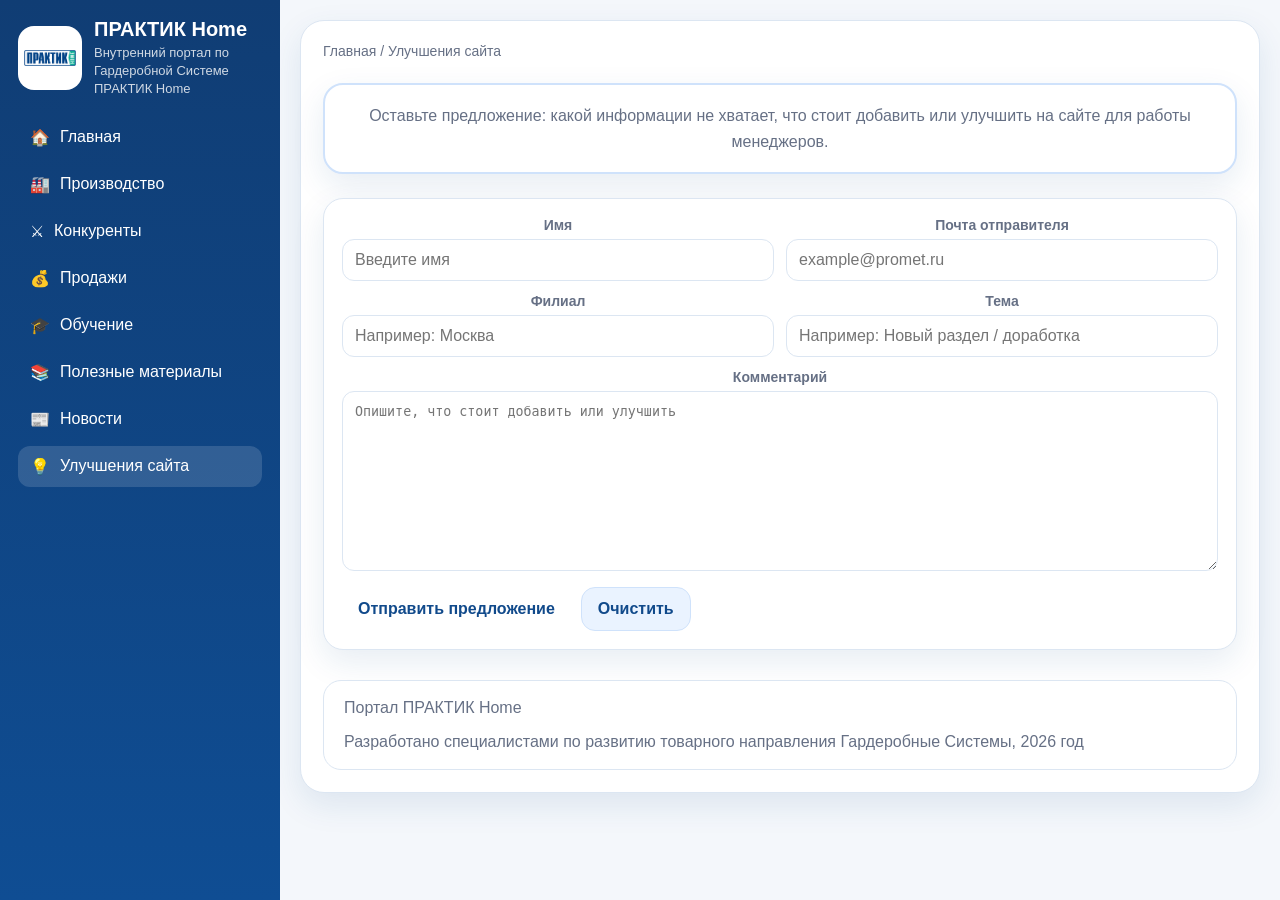
<file: wardrobe/feedback.html>
<!doctype html><html lang='ru'><head><meta charset='utf-8'><meta name='viewport' content='width=device-width, initial-scale=1'><title>Улучшения сайта — ПРАКТИК Home</title><style>:root{
  --bg:#f4f7fb;--card:#ffffff;--line:#dce6f2;--text:#1c2635;--muted:#667085;--brand:#114a8b;--brand-2:#1d67b8;--brand-3:#eaf3ff;--success:#eaf7ef;--warning:#fff6e5;--danger:#fff1f2;--shadow:0 12px 32px rgba(17,74,139,.10);--radius:18px;
}
*{box-sizing:border-box} html{scroll-behavior:smooth} body{margin:0;font-family:Inter,Segoe UI,Arial,sans-serif;background:var(--bg);color:var(--text)} a{color:inherit;text-decoration:none} button,input,select{font:inherit}
.layout{min-height:100vh;display:grid;grid-template-columns:280px 1fr}
.sidebar{position:sticky;top:0;height:100vh;background:linear-gradient(180deg,#103d74 0%, #0f4d93 100%);color:#fff;padding:18px;overflow:auto}
.brand-link{display:flex;gap:12px;align-items:center;color:#fff;text-decoration:none;margin-bottom:18px}
.brand-logo-wrap{width:64px;height:64px;border-radius:16px;background:#fff;display:flex;align-items:center;justify-content:center;padding:6px;flex:0 0 64px}
.brand-logo{max-width:100%;max-height:100%;object-fit:contain}
.brand-copy h1{margin:0;font-size:20px;line-height:1.1}.brand-copy p{margin:4px 0 0;color:rgba(255,255,255,.8);font-size:13px;line-height:1.4}
.nav{display:grid;gap:6px}.nav a{display:flex;align-items:center;gap:10px;padding:11px 12px;border-radius:12px;color:#fff}.nav a:hover,.nav a.active{background:rgba(255,255,255,.14)}
.sidebar-links{display:grid;gap:8px}.mini-link{display:inline-block;padding:8px 10px;border-radius:10px;background:#fff;color:var(--brand);font-weight:700;font-size:13px}
.content{padding:20px;min-width:0}
.mobile-topbar{display:none;position:sticky;top:0;z-index:30;background:rgba(244,247,251,.92);backdrop-filter:blur(10px);padding:12px 0 14px}
.mobile-topbar-inner{display:flex;align-items:center;justify-content:space-between;gap:12px;background:#fff;border:1px solid var(--line);border-radius:16px;padding:10px 12px;box-shadow:var(--shadow)}
.menu-btn{border:none;background:var(--brand);color:#fff;border-radius:12px;padding:10px 12px;font-weight:700}
.mobile-drawer{position:fixed;inset:0;background:rgba(8,15,26,.55);z-index:60;display:none}.mobile-drawer.open{display:block}
.mobile-drawer-panel{width:min(86vw,360px);height:100%;background:linear-gradient(180deg,#103d74 0%, #0f4d93 100%);color:#fff;padding:18px;overflow:auto}
.top-actions{display:grid;grid-template-columns:1fr auto;gap:16px;margin-bottom:18px}.search-box,.quick-links-bar{background:#fff;border:1px solid var(--line);border-radius:16px;box-shadow:var(--shadow)} .search-box{padding:14px 16px} .search-box input{width:100%;border:none;outline:none;background:transparent;font-size:15px}.quick-links-bar{padding:10px;display:flex;flex-wrap:wrap;gap:8px;align-items:center;justify-content:flex-end}
.chip{display:inline-flex;align-items:center;gap:8px;padding:9px 12px;border-radius:999px;background:var(--brand-3);color:var(--brand);font-weight:700;font-size:14px}
.hero{background:linear-gradient(135deg,#103d74 0%,#1a5ca4 58%,#2d79cf 100%);color:#fff;border-radius:26px;padding:28px;box-shadow:0 18px 36px rgba(17,74,139,.18);display:grid;grid-template-columns:1.35fr .95fr;gap:18px;margin-bottom:20px}.hero-slogan{display:inline-block;padding:7px 12px;border-radius:999px;background:rgba(255,255,255,.12);margin-bottom:10px;font-weight:800}.hero h2{margin:0 0 10px;font-size:36px;line-height:1.12}.hero p{margin:0 0 18px;color:rgba(255,255,255,.88);font-size:16px;line-height:1.6;max-width:760px}.hero-buttons{display:flex;flex-wrap:wrap;gap:10px}
.btn{display:inline-flex;align-items:center;justify-content:center;gap:10px;padding:12px 16px;border-radius:14px;font-weight:800;border:none;cursor:pointer}.btn-primary{background:#fff;color:var(--brand)}.btn-secondary{background:rgba(255,255,255,.12);color:#fff;border:1px solid rgba(255,255,255,.18)}.btn-ghost{background:var(--brand-3);color:var(--brand);border:1px solid #cfe2fb}
.hero-panel{background:rgba(255,255,255,.12);border:1px solid rgba(255,255,255,.18);border-radius:22px;padding:18px}.hero-panel h3{margin:0 0 12px;font-size:18px}.hero-list{display:grid;gap:10px}.hero-item{background:rgba(255,255,255,.08);border-radius:14px;padding:12px}.hero-item strong{display:block;margin-bottom:4px}
.section{margin:24px 0}.section-head{display:flex;align-items:end;justify-content:space-between;gap:16px;margin-bottom:14px}.section-head h3{margin:0;font-size:26px}.section-head p{margin:4px 0 0;color:var(--muted)}
.grid{display:grid;gap:16px}.grid-2{grid-template-columns:repeat(2,minmax(0,1fr))}.grid-3{grid-template-columns:repeat(3,minmax(0,1fr))}.grid-4{grid-template-columns:repeat(4,minmax(0,1fr))}
.card{background:var(--card);border:1px solid var(--line);border-radius:20px;padding:18px;box-shadow:var(--shadow)}.card h4{margin:0 0 8px;font-size:20px}.card p{margin:0;color:var(--muted);line-height:1.55}.card-icon{width:48px;height:48px;border-radius:14px;background:var(--brand-3);color:var(--brand);display:flex;align-items:center;justify-content:center;font-weight:800;margin-bottom:14px}.meta{margin-top:12px;font-size:13px;color:var(--brand);font-weight:800}.link-card{display:block;transition:transform .18s ease,box-shadow .18s ease}.link-card:hover{transform:translateY(-3px)}
.page-header{background:#fff;border:1px solid var(--line);border-radius:24px;padding:22px;box-shadow:var(--shadow);margin-bottom:20px;text-align:center}.breadcrumbs{font-size:14px;color:var(--muted);margin-bottom:8px;text-align:left}.page-header h2{margin:0 0 8px;font-size:34px}.page-header p{margin:0 auto;color:var(--muted);line-height:1.6;max-width:900px;text-align:center}
.list{display:grid;gap:10px;margin:0;padding:0;list-style:none}.list li{background:#fff;border:1px solid var(--line);border-radius:14px;padding:14px 16px;box-shadow:var(--shadow)}
.note{padding:14px 16px;border-radius:16px;background:var(--warning);border:1px solid #ffe0a3;color:#7a5600}.success{background:var(--success);border-color:#bfe4cb;color:#1b5e37}
.footer{margin-top:30px;padding:18px 20px;background:#fff;border:1px solid var(--line);border-radius:18px;color:var(--muted);display:flex;justify-content:space-between;gap:16px;flex-wrap:wrap}.footer-note{flex-basis:100%}
.kpi-grid{display:grid;grid-template-columns:repeat(5,minmax(0,1fr));gap:12px}.kpi{background:#fff;border:1px solid var(--line);border-radius:18px;padding:16px;box-shadow:var(--shadow)}.kpi strong{display:block;font-size:24px;color:var(--brand);margin-bottom:6px}.kpi span{color:var(--muted);font-size:14px;line-height:1.4}
.embed-wrap{background:#fff;border:1px solid var(--line);border-radius:20px;padding:14px;box-shadow:var(--shadow)}.embed-frame{width:100%;height:980px;border:none;border-radius:14px;background:#fff}
.table-wrap{background:#fff;border:1px solid var(--line);border-radius:20px;box-shadow:var(--shadow);overflow:hidden}.resource-table{width:100%;border-collapse:collapse}.resource-table th,.resource-table td{padding:14px 16px;border-bottom:1px solid var(--line);vertical-align:top;text-align:left}.resource-table th{background:#f7faff;color:var(--muted);font-size:12px;text-transform:uppercase;letter-spacing:.04em}.resource-table tr:last-child td{border-bottom:none}.resource-title{font-weight:800;font-size:16px;margin-bottom:6px}.resource-desc{color:var(--muted);line-height:1.55}.resource-actions{display:flex;flex-wrap:wrap;gap:8px}
.acc-list{display:none;gap:12px}.acc-item{background:#fff;border:1px solid var(--line);border-radius:18px;box-shadow:var(--shadow);overflow:hidden}.acc-head{padding:14px 16px;font-weight:800;display:flex;justify-content:space-between;gap:12px;cursor:pointer;background:#f7faff}.acc-body{display:none;padding:14px 16px;border-top:1px solid var(--line)}.acc-item.open .acc-body{display:block}
.pill{display:inline-block;padding:6px 10px;border-radius:999px;background:var(--brand-3);color:var(--brand);font-size:12px;font-weight:800}.danger-box{background:var(--danger);border:1px solid #fecdd3;color:#9f1239;padding:12px 14px;border-radius:14px}
.form-grid{display:grid;grid-template-columns:repeat(2,minmax(0,1fr));gap:12px}.field{display:grid;gap:6px}.field label{font-size:14px;color:var(--muted);font-weight:700}.field input,.field select{padding:11px 12px;border:1px solid var(--line);border-radius:12px;background:#fff}.result-box{display:grid;gap:8px}.result-row{display:flex;justify-content:space-between;gap:12px;padding:10px 12px;background:#f8fbff;border-radius:12px}.tabs{display:flex;flex-wrap:wrap;gap:8px;margin-bottom:14px}.tab-btn{padding:10px 12px;border-radius:999px;border:1px solid var(--line);background:#fff;cursor:pointer;font-weight:800}.tab-btn.active{background:var(--brand);border-color:var(--brand);color:#fff}.tab-panel{display:none}.tab-panel.active{display:block}
.quiz-card{display:grid;gap:12px}.quiz-q{font-weight:800;margin-bottom:8px}.quiz-opts{display:grid;gap:8px}.quiz-opt{display:flex;gap:10px;align-items:flex-start;padding:10px 12px;border:1px solid var(--line);border-radius:12px;background:#fff}.quiz-results{display:grid;gap:12px}.quiz-mistake{padding:14px;border:1px solid #fecdd3;background:#fff1f2;border-radius:14px}.quiz-correct{padding:14px;border:1px solid #bbf7d0;background:#f0fdf4;border-radius:14px}
@media (max-width:1180px){.grid-4{grid-template-columns:repeat(2,minmax(0,1fr))}.grid-3,.hero,.grid-2,.form-grid{grid-template-columns:1fr}.kpi-grid{grid-template-columns:repeat(2,minmax(0,1fr))}}
@media (max-width:960px){.layout{grid-template-columns:1fr}.sidebar{display:none}.content{padding:12px}.mobile-topbar{display:block}.top-actions{grid-template-columns:1fr;gap:12px}.hero{padding:22px;border-radius:22px}.hero h2{font-size:30px}.page-header h2{font-size:28px}.table-wrap{display:none}.acc-list{display:grid}}
@media (max-width:720px){.grid-4,.grid-3,.grid-2,.kpi-grid,.form-grid{grid-template-columns:1fr}.hero h2{font-size:26px}.section-head{flex-direction:column;align-items:flex-start}.quick-links-bar{justify-content:flex-start}}


.production-header{padding-bottom:26px}.production-header h2{text-align:center;margin:0 auto 8px}
.production-kpi-grid{grid-template-columns:repeat(3,minmax(0,1fr));align-items:stretch}
.kpi-accent{position:relative;overflow:hidden}
.kpi-accent::before{content:'';position:absolute;left:0;top:0;width:100%;height:4px}
.kpi-blue::before{background:linear-gradient(90deg,#3b82f6,#93c5fd)}
.kpi-cyan::before{background:linear-gradient(90deg,#22c55e,#7dd3fc)}
.kpi-teal::before{background:linear-gradient(90deg,#14b8a6,#7dd3fc)}
.kpi-slate::before{background:linear-gradient(90deg,#64748b,#cbd5e1)}
.kpi-paint::before{background:linear-gradient(90deg,#8b5cf6,#3b82f6,#06b6d4,#f59e0b)}
.kpi-expand summary{list-style:none;display:flex;align-items:flex-start;justify-content:space-between;gap:12px;cursor:pointer}
.kpi-expand summary::-webkit-details-marker{display:none}
.expand-mark{display:inline-flex;align-items:center;justify-content:center;padding:8px 12px;border-radius:999px;background:var(--brand-3);color:var(--brand);font-weight:800;font-size:13px;white-space:nowrap}
.kpi-expand[open] .expand-mark{background:var(--brand);color:#fff}
.kpi-expand-body{margin-top:14px;padding-top:14px;border-top:1px solid var(--line);display:grid;gap:14px}
.paint-hero{display:grid;gap:10px}
.paint-samples{display:flex;gap:8px;flex-wrap:wrap}
.paint-samples span{display:block;width:34px;height:34px;border-radius:10px;box-shadow:inset 0 0 0 1px rgba(255,255,255,.65),0 4px 10px rgba(17,74,139,.12)}
.paint-samples span:nth-child(1){background:linear-gradient(135deg,#0f4d93,#4ea3ff)}
.paint-samples span:nth-child(2){background:linear-gradient(135deg,#64748b,#d1d5db)}
.paint-samples span:nth-child(3){background:linear-gradient(135deg,#111827,#6b7280)}
.paint-samples span:nth-child(4){background:linear-gradient(135deg,#f59e0b,#fde68a)}
.paint-samples span:nth-child(5){background:linear-gradient(135deg,#ef4444,#fca5a5)}
.paint-copy{font-size:14px;color:var(--muted);line-height:1.55}
.paint-brands{display:grid;grid-template-columns:repeat(3,minmax(0,1fr));gap:10px}
.paint-brands div{padding:12px;border-radius:14px;background:#f7fbff;border:1px solid var(--line)}
.paint-brands b{display:block;font-size:14px;color:var(--brand);margin-bottom:4px}
.paint-brands small{display:block;color:var(--muted);font-size:12px;line-height:1.45}
.paint-points{margin:0;padding-left:18px;display:grid;gap:8px;color:var(--text)}
.production-scheme-section{display:flex;justify-content:center}
.production-scheme{width:100%;display:grid;grid-template-columns:minmax(0,1fr) 52px minmax(0,1fr) 52px minmax(0,1fr);gap:14px;align-items:center}
.production-step{background:#fff;border:1px solid var(--line);border-radius:24px;padding:20px 20px 18px;box-shadow:var(--shadow);min-height:238px;max-width:460px;width:100%;justify-self:center;text-align:left;position:relative}
.step-badge{width:38px;height:38px;border-radius:50%;background:var(--brand);color:#fff;display:flex;align-items:center;justify-content:center;font-weight:800;font-size:18px;box-shadow:0 8px 18px rgba(17,74,139,.18);margin-bottom:12px}
.production-step h4{margin:0 0 10px;font-size:17px;color:var(--brand)}
.production-step p{margin:0 0 10px;color:#2d4d7a;line-height:1.48;font-size:14px}
.production-step ul{margin:0;padding-left:20px;display:grid;gap:6px;color:#1d355d;font-size:14px}
.scheme-arrow{font-size:38px;line-height:1;color:#6b8ed6;font-weight:700;text-align:center}
.production-table-title{margin:8px auto 0;max-width:980px;padding:18px 24px;border-radius:18px;background:linear-gradient(135deg,#eaf7ef 0%,#dff5ea 100%);border:1px solid #bfe4cb;color:#1b5e37;font-size:28px;font-weight:800;text-align:center;box-shadow:var(--shadow)}

.footer{align-items:flex-end}.footer-note{flex-basis:100%;text-align:right;font-size:12px;color:#8a94a6;margin-top:6px}
@media (max-width:1180px){.production-kpi-grid{grid-template-columns:repeat(2,minmax(0,1fr))}.production-scheme{grid-template-columns:1fr}.scheme-arrow{transform:rotate(90deg)}.production-step{max-width:none;min-height:auto}.paint-brands{grid-template-columns:1fr}}
@media (max-width:720px){.production-kpi-grid{grid-template-columns:1fr}.production-table-title{font-size:22px;padding:16px 18px}.kpi-expand summary{flex-direction:column}.expand-mark{align-self:flex-start}}

.production-info-card{display:flex;flex-direction:column;gap:8px;justify-content:flex-start;min-height:170px}
.production-info-card strong a,.paint-brands a{color:inherit;text-decoration:none}
.production-info-card strong a:hover,.paint-brands a:hover{text-decoration:underline}
.production-info-card small{display:block;color:var(--text);font-size:13px;line-height:1.5}
.production-kpi-grid{justify-items:stretch}
.production-scheme{max-width:1400px;margin:0 auto}
.production-step{text-align:left}
.production-table-title{margin:12px auto 12px;max-width:980px}



.production-detail-card{min-height:auto}
.production-detail-card .kpi-expand-body{gap:16px}
.detail-lead{margin:0;color:#27456f;line-height:1.6;font-size:15px}
.detail-points{margin:0;padding-left:20px;display:grid;gap:8px;color:#1d355d}
.detail-link{display:inline-flex;align-items:center;justify-content:center;padding:10px 14px;border-radius:12px;background:var(--brand-3);color:var(--brand);font-weight:800;font-size:14px;border:1px solid #cfe2fb;text-decoration:none}
.detail-link:hover{text-decoration:none;background:#dcecff}
.detail-links-row{display:flex;flex-wrap:wrap;gap:8px}
.detail-note{padding:12px 14px;border-radius:12px;background:#f8fbff;border:1px solid var(--line);color:var(--muted);font-size:14px;line-height:1.5}
.brand-visual{height:96px;border-radius:18px;border:1px solid var(--line);background:#f8fbff;display:flex;align-items:center;justify-content:center;gap:12px;overflow:hidden}
.brand-visual span{display:block}
.visual-line span:nth-child(1),.visual-line span:nth-child(3){width:74px;height:14px;border-radius:999px;background:linear-gradient(90deg,#9ec5ff,#4c8fe0)}
.visual-line span:nth-child(2){width:42px;height:42px;border-radius:12px;background:linear-gradient(135deg,#103d74,#1d67b8);box-shadow:0 8px 18px rgba(17,74,139,.18)}
.visual-chem span:nth-child(1),.visual-chem span:nth-child(3){width:26px;height:56px;border-radius:14px 14px 10px 10px;background:linear-gradient(180deg,#c7f9e5,#34d399);box-shadow:inset 0 0 0 1px rgba(255,255,255,.75)}
.visual-chem span:nth-child(2){width:56px;height:56px;border-radius:50%;background:radial-gradient(circle at 35% 30%,#d6fff2,#14b8a6 70%)}
.visual-gema span:nth-child(1){width:88px;height:44px;border-radius:16px;background:linear-gradient(135deg,#0f4d93,#38bdf8)}
.visual-gema span:nth-child(2){width:14px;height:72px;border-radius:999px;background:#9cc9ff}
.visual-gema span:nth-child(3){width:56px;height:56px;border-radius:16px;background:linear-gradient(135deg,#c7f9ff,#67e8f9)}
.visual-steel span:nth-child(1),.visual-steel span:nth-child(2),.visual-steel span:nth-child(3){width:82px;height:14px;border-radius:999px;background:linear-gradient(90deg,#aab4c3,#e2e8f0,#7c8aa0);transform:skew(-28deg)}
.production-table-section{margin-top:18px}
.production-table-panel{background:#fff;border:1px solid var(--line);border-radius:20px;padding:12px;box-shadow:var(--shadow)}
.production-table-panel .panel{background:transparent;box-shadow:none;padding:0;border-radius:0}
.production-table-panel .tableWrap{overflow-x:auto;overflow-y:visible;border-radius:14px;border:1px solid var(--line)}
.production-table-panel table{width:100%;min-width:1320px;border-collapse:collapse;table-layout:fixed;background:#fff}
.production-table-panel th,.production-table-panel td{padding:14px 12px;border-bottom:1px solid var(--line);text-align:left;vertical-align:top;font-size:15px;line-height:1.6}
.production-table-panel th{background:#f3f7fc;position:sticky;top:0;font-size:12px;text-transform:uppercase;z-index:2;text-align:center;letter-spacing:.04em}
.production-table-panel tbody tr:nth-child(even){background:#fbfdff}
.production-table-panel tbody tr td{transition:background-color .18s ease,box-shadow .18s ease,border-color .18s ease}
.production-table-panel tbody tr:hover td{background:#f4f9ff;border-bottom-color:#c9def8}
.production-table-panel tbody tr:hover td:first-child{box-shadow:inset 4px 0 0 #1d67b8}
.production-table-panel th:nth-child(1),.production-table-panel td:nth-child(1){width:62px}
.production-table-panel th:nth-child(2),.production-table-panel td:nth-child(2){width:120px}
.production-table-panel th:nth-child(3),.production-table-panel td:nth-child(3){width:300px}
.production-table-panel th:nth-child(4),.production-table-panel td:nth-child(4){width:300px}
.production-table-panel th:nth-child(5),.production-table-panel td:nth-child(5){width:350px}
.production-table-panel th:nth-child(6),.production-table-panel td:nth-child(6){width:220px}
.production-table-panel .numCell{font-weight:800;font-size:22px;text-align:center;color:#123f72}
.production-table-panel .thumbWrap{width:92px;height:92px;border:1px solid var(--line);border-radius:14px;background:#fff;display:flex;align-items:center;justify-content:center;overflow:hidden;margin:0 auto}
.production-table-panel .thumb{display:block;width:84px;height:84px;object-fit:contain;object-position:center;cursor:pointer}
.production-table-panel .name{font-weight:800;line-height:1.42;font-size:16px}
.production-table-panel .pre{white-space:normal;line-height:1.62;overflow-wrap:anywhere;color:#233042}
.production-table-panel .batch{font-weight:700;color:inherit;background:transparent}
.production-table-panel .table-badge{display:inline-flex;align-items:center;padding:4px 10px;border-radius:999px;background:#eaf3ff;border:1px solid #cfe2fb;color:#114a8b;font-size:12px;font-weight:800;line-height:1.1;margin:0 8px 4px 0;vertical-align:middle}.production-table-panel .table-badge-label{display:inline-flex;align-items:center}.production-table-panel .table-line,.production-table-panel .table-note,.production-table-panel .table-note-danger,.production-table-panel .table-batch-line{display:block;margin:0 0 8px;padding:0;background:none;border:none;color:inherit;font:inherit}.production-table-panel .table-line.with-badge{padding:8px 10px;border-radius:12px;background:#f8fbff;border:1px solid #e1ecfa}.production-table-panel .table-batch-line:last-child,.production-table-panel .table-line:last-child,.production-table-panel .table-note:last-child,.production-table-panel .table-note-danger:last-child{margin-bottom:0}.production-table-panel .table-batch-line{font-weight:700;color:inherit}
.production-table-panel .table-note{display:block;margin:8px 0 0;padding:0;border-radius:0;border:none;background:none;color:inherit;font-weight:inherit}
.production-table-panel .table-note-danger{border:none;background:none;color:inherit}
.production-table-panel .table-line{display:block;margin-top:6px}
.production-table-panel td:nth-child(1),.production-table-panel td:nth-child(2),.production-table-panel th:nth-child(1),.production-table-panel th:nth-child(2){text-align:center}
.production-table-panel td:nth-child(6){background:transparent}
.production-table-panel .accordion{display:none}
.production-table-panel .accItem{border:1px solid var(--line);border-radius:14px;margin-bottom:12px;overflow:hidden;background:#fff}
.production-table-panel .accHeader{display:flex;align-items:center;gap:12px;padding:12px;background:#f8fbff;cursor:pointer}
.production-table-panel .accImgWrap{width:70px;height:70px;flex:0 0 70px;border:1px solid var(--line);border-radius:12px;background:#fff;display:flex;align-items:center;justify-content:center;overflow:hidden}
.production-table-panel .accHeader img{display:block;width:62px;height:62px;object-fit:contain;object-position:center}
.production-table-panel .accText{min-width:0;flex:1 1 auto}
.production-table-panel .accTitle{font-weight:700;font-size:14px;line-height:1.35}
.production-table-panel .accSub{font-size:12px;color:var(--muted);margin-top:4px}
.production-table-panel .accArrow{margin-left:auto;font-weight:700;color:#174c8f;transition:transform .2s ease;flex:0 0 auto}
.production-table-panel .accItem.open .accArrow{transform:rotate(180deg)}
.production-table-panel .accBody{display:none;padding:12px;border-top:1px solid var(--line)}
.production-table-panel .accItem.open .accBody{display:block}
.production-table-panel .accSection{margin-top:10px;padding:10px 12px;border-radius:10px;background:#fbfdff;border:1px solid #edf3fa}
.production-table-panel .accSection:first-child{margin-top:0}
.production-table-panel .accLabel{display:block;margin-bottom:6px;color:var(--brand);font-weight:800;font-size:12px;text-transform:uppercase}
.production-table-panel .accBatch{background:#fbfdff;border-color:#edf3fa;color:inherit;font-weight:700}
.modal{position:fixed;inset:0;background:rgba(0,0,0,.78);display:none;align-items:center;justify-content:center;z-index:9998;padding:20px}
.modal img{max-width:92%;max-height:86vh;border-radius:14px;background:#fff}
@media (max-width:1180px){.production-scheme{grid-template-columns:1fr}.scheme-arrow{transform:rotate(90deg)}.production-step{max-width:none;min-height:auto}.paint-brands{grid-template-columns:1fr}}
@media (max-width:960px){.production-table-panel .tableWrap{display:none}.production-table-panel .accordion{display:block}}
@media (max-width:720px){.production-table-title{font-size:22px;padding:16px 18px}.kpi-expand summary{flex-direction:column}.expand-mark{align-self:flex-start}.detail-links-row{display:grid;grid-template-columns:1fr}}

/* Production meaningful visuals */
.brand-scene{height:116px;border-radius:18px;border:1px solid var(--line);background:linear-gradient(180deg,#f9fbfe 0%,#f2f7fc 100%);position:relative;overflow:hidden}
.scene-line .scene-track{position:absolute;left:24px;right:24px;top:62px;height:8px;border-radius:999px;background:linear-gradient(90deg,#9fb9d8,#dbe7f5)}
.scene-line .scene-arm{position:absolute;left:50%;top:22px;width:6px;height:38px;background:#2d5f9c;border-radius:999px;transform:translateX(-50%)}
.scene-line .scene-arm::before{content:"";position:absolute;left:-44px;top:0;width:94px;height:6px;border-radius:999px;background:#2d5f9c}
.scene-line .scene-part{position:absolute;top:52px;width:56px;height:26px;border-radius:8px;background:linear-gradient(135deg,#d8e6f7,#8db7e4);box-shadow:0 8px 18px rgba(17,74,139,.12)}
.scene-line .part-a{left:132px}
.scene-line .part-b{right:132px}
.scene-line .scene-part::before{content:"";position:absolute;top:-16px;left:50%;width:2px;height:16px;background:#6b89b0;transform:translateX(-50%)}

.scene-chem .tank{position:absolute;bottom:20px;width:72px;height:42px;border-radius:10px 10px 14px 14px;background:linear-gradient(180deg,#c8f6e8,#8be0c8);border:1px solid #9bdcc8;box-shadow:inset 0 -10px 0 rgba(21,128,61,.08)}
.scene-chem .t1{left:48px}.scene-chem .t2{left:calc(50% - 36px)}.scene-chem .t3{right:48px}
.scene-chem .droplet{position:absolute;top:24px;width:18px;height:26px;background:radial-gradient(circle at 40% 30%,#d6fff3,#22c7a6 75%);border-radius:50% 50% 55% 55%/40% 40% 60% 60%;transform:rotate(180deg)}
.scene-chem .d1{left:74px}.scene-chem .d2{left:calc(50% - 9px)}.scene-chem .d3{right:74px}

.scene-gema .spray-gun{position:absolute;left:34px;top:36px;width:82px;height:22px;border-radius:12px;background:linear-gradient(135deg,#1f6fb8,#4db7ff)}
.scene-gema .spray-gun::before{content:"";position:absolute;right:-18px;top:6px;width:22px;height:10px;border-radius:999px;background:#194a88}
.scene-gema .spray-gun::after{content:"";position:absolute;left:28px;top:18px;width:14px;height:34px;border-radius:999px;background:#88b5e8}
.scene-gema .spray-cloud{position:absolute;left:120px;top:30px;width:84px;height:38px;background:radial-gradient(circle at 30% 50%,rgba(103,232,249,.65),rgba(103,232,249,.18) 55%,rgba(103,232,249,0) 72%)}
.scene-gema .coated-part{position:absolute;right:38px;top:28px;width:82px;height:54px;border-radius:14px;background:linear-gradient(135deg,#d3f6ff,#67e8f9);border:1px solid #b5eefe}
.scene-gema .coated-part::before,.scene-gema .coated-part::after{content:"";position:absolute;top:8px;bottom:8px;width:10px;border-radius:999px;background:rgba(255,255,255,.48)}
.scene-gema .coated-part::before{left:18px}.scene-gema .coated-part::after{right:18px}

.scene-steel .steel-sheet{position:absolute;left:50%;width:120px;height:18px;border-radius:999px;background:linear-gradient(90deg,#9faaba,#dfe6ee,#7a8798);transform:translateX(-50%) skew(-28deg);box-shadow:0 8px 14px rgba(17,24,39,.08)}
.scene-steel .s1{top:34px}.scene-steel .s2{top:54px}.scene-steel .s3{top:74px}
.scene-steel .steel-badge{position:absolute;right:26px;top:18px;padding:8px 12px;border-radius:999px;background:#e8eef6;border:1px solid #d1dbe8;color:#4a5c75;font-weight:800;font-size:13px}

.paint-scene{position:relative;height:118px;border-radius:18px;border:1px solid var(--line);background:linear-gradient(180deg,#fbfdff 0%,#f6fbff 100%);overflow:hidden}
.paint-scene .hanger-line{position:absolute;left:24px;right:24px;top:24px;height:4px;border-radius:999px;background:#9fb5d2}
.paint-scene .hanger-part{position:absolute;top:38px;width:64px;height:42px;border-radius:12px;background:linear-gradient(135deg,#d2e8ff,#86b6ef);box-shadow:0 10px 18px rgba(17,74,139,.12)}
.paint-scene .hp1{left:78px}.paint-scene .hp2{left:166px;background:linear-gradient(135deg,#f3d7d7,#ef8d8d)}
.paint-scene .hanger-part::before{content:"";position:absolute;top:-14px;left:50%;width:2px;height:14px;background:#6b89b0;transform:translateX(-50%)}
.paint-scene .powder-cloud{position:absolute;left:128px;top:28px;width:120px;height:56px;background:radial-gradient(circle at 35% 45%,rgba(245,158,11,.28),rgba(96,165,250,.18) 45%,rgba(236,72,153,0) 74%)}
.paint-scene .paint-samples{position:absolute;right:18px;bottom:16px;display:flex;gap:8px}
.paint-scene .paint-samples span{width:24px;height:24px;border-radius:8px;box-shadow:0 4px 10px rgba(17,24,39,.12)}

.scheme-four{grid-template-columns:minmax(0,1fr) 44px minmax(0,1fr) 44px minmax(0,1fr) 44px minmax(0,1fr)}
.step-visual{height:76px;border-radius:14px;border:1px solid var(--line);background:#f8fbff;position:relative;overflow:hidden;margin:0 0 14px}
.step-visual span{position:absolute;display:block}
.step-visual-steel span:nth-child(1),.step-visual-steel span:nth-child(2),.step-visual-steel span:nth-child(3){left:50%;width:120px;height:14px;border-radius:999px;background:linear-gradient(90deg,#aab4c3,#e2e8f0,#7c8aa0);transform:translateX(-50%) skew(-28deg)}
.step-visual-steel span:nth-child(1){top:18px}.step-visual-steel span:nth-child(2){top:34px}.step-visual-steel span:nth-child(3){top:50px}
.step-visual-chem span:nth-child(1),.step-visual-chem span:nth-child(2),.step-visual-chem span:nth-child(3){bottom:14px;width:58px;height:32px;border-radius:10px 10px 12px 12px;background:linear-gradient(180deg,#d1fae5,#6ee7b7);border:1px solid #a7f3d0}
.step-visual-chem span:nth-child(1){left:24px}.step-visual-chem span:nth-child(2){left:calc(50% - 29px)}.step-visual-chem span:nth-child(3){right:24px}
.step-visual-paint span:nth-child(1),.step-visual-paint span:nth-child(2){top:24px;width:56px;height:28px;border-radius:10px;background:linear-gradient(135deg,#dbeafe,#60a5fa)}
.step-visual-paint span:nth-child(1){left:34px}.step-visual-paint span:nth-child(2){left:112px;background:linear-gradient(135deg,#fee2e2,#f87171)}
.step-visual-paint span:nth-child(1)::before,.step-visual-paint span:nth-child(2)::before{content:"";position:absolute;top:-12px;left:50%;width:2px;height:12px;background:#7d96b6;transform:translateX(-50%)}
.step-visual-paint span:nth-child(3){left:92px;top:12px;width:90px;height:44px;background:radial-gradient(circle at 35% 45%,rgba(245,158,11,.3),rgba(96,165,250,.18) 45%,rgba(236,72,153,0) 74%)}
.step-visual-paint span:nth-child(4){right:18px;bottom:12px;width:78px;height:22px;border-radius:999px;background:linear-gradient(90deg,#f59e0b,#ef4444,#3b82f6)}
.step-visual-finish span:nth-child(1){left:26px;top:20px;width:24px;height:42px;border-radius:10px;background:#0f4d93}
.step-visual-finish span:nth-child(2){left:60px;right:60px;top:30px;height:12px;border-radius:999px;background:#7fb3ea}
.step-visual-finish span:nth-child(3){right:26px;top:18px;width:54px;height:46px;border-radius:14px;background:linear-gradient(135deg,#d1fae5,#86efac);border:1px solid #bbf7d0}

@media (max-width:1400px){.scheme-four{grid-template-columns:1fr 44px 1fr}.scheme-four .production-step:nth-child(5),.scheme-four .production-step:nth-child(7),.scheme-four .scheme-arrow:nth-child(6){grid-column:auto}.scheme-four .production-step:nth-child(5),.scheme-four .scheme-arrow:nth-child(6),.scheme-four .production-step:nth-child(7){margin-top:0}}
@media (max-width:1180px){.scheme-four{grid-template-columns:1fr}.scheme-four .scheme-arrow{transform:rotate(90deg)}}

.scene-svg{display:block;width:100%;height:100%}


.hero-simple{background:linear-gradient(135deg,#103d74 0%,#1a5ca4 58%,#2d79cf 100%);color:#fff;border-radius:26px;padding:28px;box-shadow:0 18px 36px rgba(17,74,139,.18);margin-bottom:20px}
.hero-simple h2{margin:0 0 10px;font-size:34px;line-height:1.12}.hero-simple p{margin:0;color:rgba(255,255,255,.88);line-height:1.6;max-width:860px}
.placeholder-card{background:#fff;border:1px dashed var(--line);border-radius:18px;padding:18px;color:var(--muted)}
.quiz-actions{display:flex;gap:10px;flex-wrap:wrap;margin-top:8px}.score-badge{display:inline-flex;align-items:center;gap:8px;padding:10px 14px;border-radius:999px;background:var(--brand-3);color:var(--brand);font-weight:800}.muted-small{font-size:13px;color:var(--muted)}
.home-intro{display:grid;grid-template-columns:1.15fr .85fr;gap:16px;margin-bottom:20px}
.info-card{background:#fff;border:1px solid var(--line);border-radius:22px;padding:22px;box-shadow:var(--shadow)}
.info-card h3{margin:0 0 10px;font-size:24px}.info-card p{margin:0;color:var(--muted);line-height:1.65}
.info-points{display:grid;gap:10px;margin-top:14px}.info-point{padding:12px 14px;border-radius:14px;background:#f7faff;border:1px solid #d9e7f8;font-weight:700;color:var(--brand)}
.section-links-grid{display:grid;grid-template-columns:repeat(3,minmax(0,1fr));gap:16px}
.section-button{display:flex;flex-direction:column;justify-content:space-between;min-height:210px;padding:22px;border-radius:22px;background:#fff;border:1px solid var(--line);box-shadow:var(--shadow);transition:transform .18s ease, box-shadow .18s ease}
.section-button:hover{transform:translateY(-4px)}
.section-button .top{display:grid;gap:12px}.section-button .icon{width:60px;height:60px;border-radius:16px;background:var(--brand-3);color:var(--brand);display:flex;align-items:center;justify-content:center;font-size:28px;font-weight:800}
.section-button h4{margin:0;font-size:22px}.section-button p{margin:0;color:var(--muted);line-height:1.55}.section-button .meta{margin-top:16px}
.competitor-grid{display:grid;grid-template-columns:repeat(2,minmax(0,1fr));gap:16px}
.competitor-card{background:#fff;border:1px solid var(--line);border-radius:22px;padding:22px;box-shadow:var(--shadow);display:grid;gap:16px}
.competitor-head{display:flex;align-items:center;gap:16px}
.competitor-logo{width:72px;height:72px;border-radius:18px;border:1px solid var(--line);background:#f8fbff;display:flex;align-items:center;justify-content:center;overflow:hidden}
.competitor-logo img{width:56px;height:56px;object-fit:contain}
.competitor-title h3{margin:0;font-size:24px}.competitor-title p{margin:6px 0 0;color:var(--muted);line-height:1.5}
.competitor-tags{display:flex;flex-wrap:wrap;gap:8px}.competitor-card .chip{cursor:pointer}
.competitor-card ul{margin:0;padding-left:18px;color:var(--muted);line-height:1.65}
@media (max-width:1180px){.home-intro,.section-links-grid,.competitor-grid{grid-template-columns:1fr 1fr}}
@media (max-width:960px){.home-intro,.section-links-grid,.competitor-grid{grid-template-columns:1fr}.section-button{min-height:auto}}

</style><!-- Yandex.Metrika counter -->
<script type="text/javascript">
(function(m,e,t,r,i,k,a){
m[i]=m[i]||function(){(m[i].a=m[i].a||[]).push(arguments)};
m[i].l=1*new Date();
for (var j = 0; j < document.scripts.length; j++) {if (document.scripts[j].src === r) { return; }}
k=e.createElement(t),a=e.getElementsByTagName(t)[0],k.async=1,k.src=r,a.parentNode.insertBefore(k,a)
})(window, document,"script","https://mc.yandex.ru/metrika/tag.js?id=108779561","ym");
ym(108779561,"init",{ssr:true,webvisor:true,clickmap:true,ecommerce:"dataLayer",referrer:document.referrer,url:location.href,accurateTrackBounce:true,trackLinks:true});
</script>
<noscript><div><img src="https://mc.yandex.ru/watch/108779561" style="position:absolute; left:-9999px;" alt="" /></div></noscript>
<!-- /Yandex.Metrika counter -->

</head><body>
<div class='layout'>
<aside class='sidebar'>
<a class='brand-link' href='index.html'><div class='brand-logo-wrap'><img class='brand-logo' src='assets/praktik_home.png' alt='ПРАКТИК Home'></div><div class='brand-copy'><h1>ПРАКТИК Home</h1><p>Внутренний портал по Гардеробной Системе ПРАКТИК Home</p></div></a>
<nav class='nav'><a href='index.html' class=''><span>🏠</span><span>Главная</span></a><a href='production.html' class=''><span>🏭</span><span>Производство</span></a><a href='competitors.html' class=''><span>⚔</span><span>Конкуренты</span></a><a href='sales.html' class=''><span>💰</span><span>Продажи</span></a><a href='training.html' class=''><span>🎓</span><span>Обучение</span></a><a href='tools.html' class=''><span>📚</span><span>Полезные материалы</span></a><a href='news.html' class=''><span>📰</span><span>Новости</span></a><a href='feedback.html' class='active'><span>💡</span><span>Улучшения сайта</span></a></nav>
</aside>
<main class='content'>
<div class='mobile-topbar'><div class='mobile-topbar-inner'><div style='display:flex;align-items:center;gap:10px'><div class='brand-logo-wrap' style='width:46px;height:46px;border-radius:12px'><img class='brand-logo' src='assets/praktik_home.png' alt='ПРАКТИК Home'></div><div><strong>ПРАКТИК Home</strong><div class='muted-small'>Гардеробная система</div></div></div><button class='menu-btn' data-open-menu>Меню</button></div></div>
<div class='mobile-drawer' id='drawer'><div class='mobile-drawer-panel'><a class='brand-link' href='index.html'><div class='brand-logo-wrap'><img class='brand-logo' src='assets/praktik_home.png' alt='ПРАКТИК Home'></div><div class='brand-copy'><h1>ПРАКТИК Home</h1><p>Внутренний портал по Гардеробной Системе ПРАКТИК Home</p></div></a><nav class='nav'><a href='index.html' class=''><span>🏠</span><span>Главная</span></a><a href='production.html' class=''><span>🏭</span><span>Производство</span></a><a href='competitors.html' class=''><span>⚔</span><span>Конкуренты</span></a><a href='sales.html' class=''><span>💰</span><span>Продажи</span></a><a href='training.html' class=''><span>🎓</span><span>Обучение</span></a><a href='tools.html' class=''><span>📚</span><span>Полезные материалы</span></a><a href='news.html' class=''><span>📰</span><span>Новости</span></a><a href='feedback.html' class='active'><span>💡</span><span>Улучшения сайта</span></a></nav><div style='margin-top:12px'><button class='menu-btn' data-close-menu>Закрыть меню</button></div></div></div>

<div class='page-header'><div class='breadcrumbs'>Главная / Улучшения сайта</div>


<section class='section'>
  <div class='card' style='border:2px solid #cfe2fb;'>
        <p>Оставьте предложение: какой информации не хватает, что стоит добавить или улучшить на сайте для работы менеджеров.</p>
  </div>
</section>

<section class='section'>
  <div class='card'>
    <form id='feedbackForm'>
      <div class='form-grid'>
        <div class='field'><label for='fbName'>Имя</label><input id='fbName' name='name' type='text' required placeholder='Введите имя'></div>
        <div class='field'><label for='fbEmail'>Почта отправителя</label><input id='fbEmail' name='email' type='email' required placeholder='example@promet.ru'></div>
        <div class='field'><label for='fbBranch'>Филиал</label><input id='fbBranch' name='branch' type='text' required placeholder='Например: Москва'></div>
        <div class='field'><label for='fbTopic'>Тема</label><input id='fbTopic' name='topic' type='text' placeholder='Например: Новый раздел / доработка'></div>
      </div>
      <div class='field' style='margin-top:12px'><label for='fbComment'>Комментарий</label><textarea id='fbComment' name='comment' required placeholder='Опишите, что стоит добавить или улучшить' style='min-height:180px;padding:12px;border:1px solid var(--line);border-radius:12px;resize:vertical'></textarea></div>
      <div style='margin-top:16px;display:flex;gap:10px;flex-wrap:wrap'>
        <button class='btn btn-primary' type='submit'>Отправить предложение</button>
        <button class='btn btn-ghost' type='reset'>Очистить</button>
      </div>
    </form>
  </div>
</section>


<div class='footer'><div>Портал ПРАКТИК Home</div><div>Разработано специалистами по развитию товарного направления Гардеробные Системы, 2026 год</div></div>
</main></div>
<script>
const drawer=document.getElementById('drawer');document.querySelectorAll('[data-open-menu]').forEach(b=>b.onclick=()=>drawer.classList.add('open'));document.querySelectorAll('[data-close-menu]').forEach(b=>b.onclick=()=>drawer.classList.remove('open'));if(drawer)drawer.addEventListener('click',e=>{if(e.target===drawer)drawer.classList.remove('open')});
document.querySelectorAll('.acc-head').forEach(h=>h.addEventListener('click',()=>h.parentElement.classList.toggle('open')));
document.querySelectorAll('.tab-btn').forEach(btn=>btn.addEventListener('click',()=>{const wrap=btn.closest('[data-tabs]');wrap.querySelectorAll('.tab-btn').forEach(b=>b.classList.remove('active'));wrap.querySelectorAll('.tab-panel').forEach(p=>p.classList.remove('active'));btn.classList.add('active');wrap.querySelector('#'+btn.dataset.target).classList.add('active');}));

document.getElementById('feedbackForm')?.addEventListener('submit',function(e){
 e.preventDefault();
 const name=document.getElementById('fbName').value.trim();
 const email=document.getElementById('fbEmail').value.trim();
 const branch=document.getElementById('fbBranch').value.trim();
 const topic=document.getElementById('fbTopic').value.trim() || 'Предложение по улучшению сайта';
 const comment=document.getElementById('fbComment').value.trim();
 const subject=encodeURIComponent('Сайт ПРАКТИК Home — ' + topic);
 const body=encodeURIComponent(`Имя: ${name}
Почта: ${email}
Филиал: ${branch}

Комментарий:
${comment}`);
 window.location.href=`mailto:chee@promet.ru?subject=${subject}&body=${body}`;
});
</script></body></html>
</file>
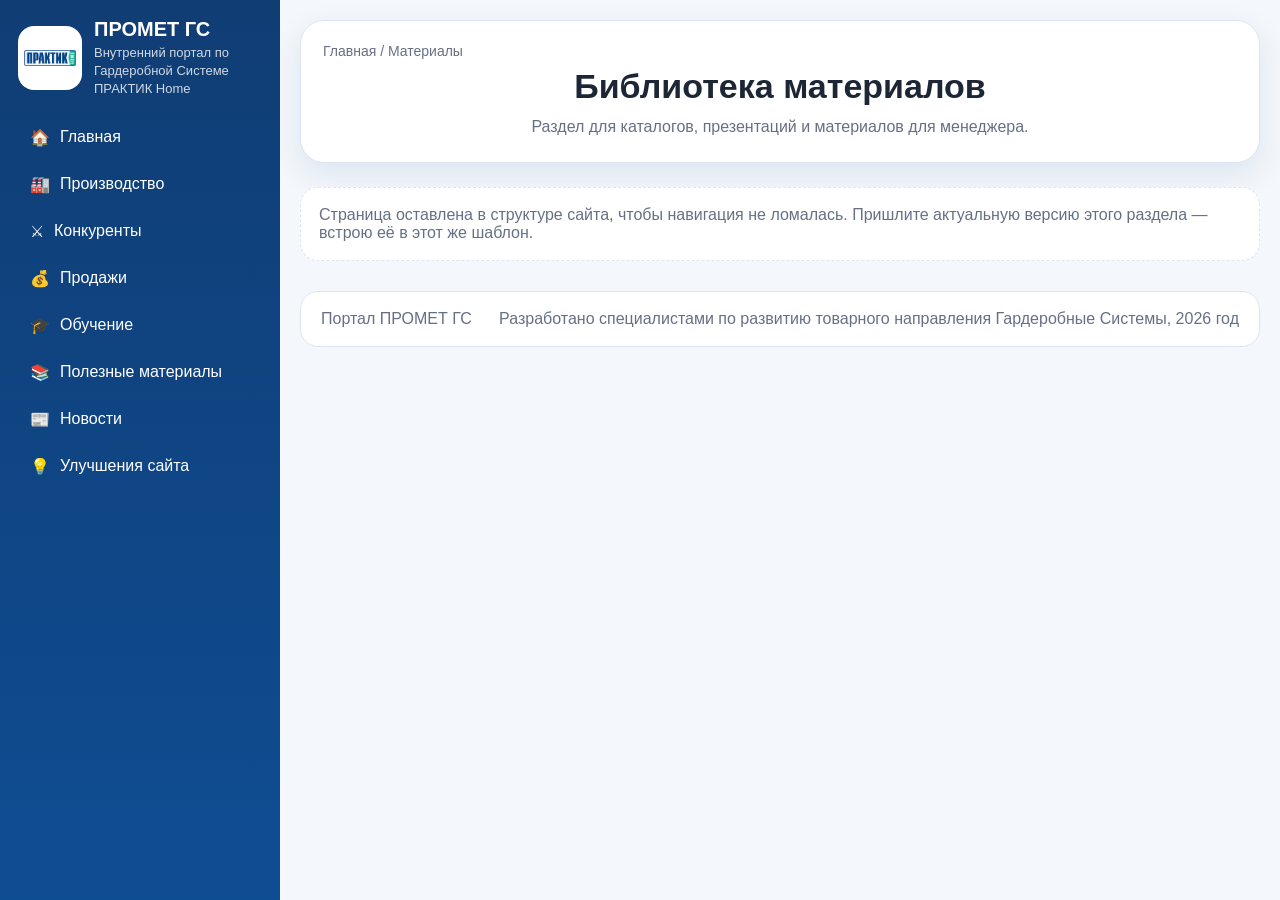
<file: wardrobe/materials.html>
<!doctype html><html lang='ru'><head><meta charset='utf-8'><meta name='viewport' content='width=device-width, initial-scale=1'><title>Материалы — ПРАКТИК Home</title><style>:root{
  --bg:#f4f7fb;--card:#ffffff;--line:#dce6f2;--text:#1c2635;--muted:#667085;--brand:#114a8b;--brand-2:#1d67b8;--brand-3:#eaf3ff;--success:#eaf7ef;--warning:#fff6e5;--danger:#fff1f2;--shadow:0 12px 32px rgba(17,74,139,.10);--radius:18px;
}
*{box-sizing:border-box} html{scroll-behavior:smooth} body{margin:0;font-family:Inter,Segoe UI,Arial,sans-serif;background:var(--bg);color:var(--text)} a{color:inherit;text-decoration:none} button,input,select{font:inherit}
.layout{min-height:100vh;display:grid;grid-template-columns:280px 1fr}
.sidebar{position:sticky;top:0;height:100vh;background:linear-gradient(180deg,#103d74 0%, #0f4d93 100%);color:#fff;padding:18px;overflow:auto}
.brand-link{display:flex;gap:12px;align-items:center;color:#fff;text-decoration:none;margin-bottom:18px}
.brand-logo-wrap{width:64px;height:64px;border-radius:16px;background:#fff;display:flex;align-items:center;justify-content:center;padding:6px;flex:0 0 64px}
.brand-logo{max-width:100%;max-height:100%;object-fit:contain}
.brand-copy h1{margin:0;font-size:20px;line-height:1.1}.brand-copy p{margin:4px 0 0;color:rgba(255,255,255,.8);font-size:13px;line-height:1.4}
.nav{display:grid;gap:6px}.nav a{display:flex;align-items:center;gap:10px;padding:11px 12px;border-radius:12px;color:#fff}.nav a:hover,.nav a.active{background:rgba(255,255,255,.14)}
.sidebar-links{display:grid;gap:8px}.mini-link{display:inline-block;padding:8px 10px;border-radius:10px;background:#fff;color:var(--brand);font-weight:700;font-size:13px}
.content{padding:20px;min-width:0}
.mobile-topbar{display:none;position:sticky;top:0;z-index:30;background:rgba(244,247,251,.92);backdrop-filter:blur(10px);padding:12px 0 14px}
.mobile-topbar-inner{display:flex;align-items:center;justify-content:space-between;gap:12px;background:#fff;border:1px solid var(--line);border-radius:16px;padding:10px 12px;box-shadow:var(--shadow)}
.menu-btn{border:none;background:var(--brand);color:#fff;border-radius:12px;padding:10px 12px;font-weight:700}
.mobile-drawer{position:fixed;inset:0;background:rgba(8,15,26,.55);z-index:60;display:none}.mobile-drawer.open{display:block}
.mobile-drawer-panel{width:min(86vw,360px);height:100%;background:linear-gradient(180deg,#103d74 0%, #0f4d93 100%);color:#fff;padding:18px;overflow:auto}
.top-actions{display:grid;grid-template-columns:1fr auto;gap:16px;margin-bottom:18px}.search-box,.quick-links-bar{background:#fff;border:1px solid var(--line);border-radius:16px;box-shadow:var(--shadow)} .search-box{padding:14px 16px} .search-box input{width:100%;border:none;outline:none;background:transparent;font-size:15px}.quick-links-bar{padding:10px;display:flex;flex-wrap:wrap;gap:8px;align-items:center;justify-content:flex-end}
.chip{display:inline-flex;align-items:center;gap:8px;padding:9px 12px;border-radius:999px;background:var(--brand-3);color:var(--brand);font-weight:700;font-size:14px}
.hero{background:linear-gradient(135deg,#103d74 0%,#1a5ca4 58%,#2d79cf 100%);color:#fff;border-radius:26px;padding:28px;box-shadow:0 18px 36px rgba(17,74,139,.18);display:grid;grid-template-columns:1.35fr .95fr;gap:18px;margin-bottom:20px}.hero-slogan{display:inline-block;padding:7px 12px;border-radius:999px;background:rgba(255,255,255,.12);margin-bottom:10px;font-weight:800}.hero h2{margin:0 0 10px;font-size:36px;line-height:1.12}.hero p{margin:0 0 18px;color:rgba(255,255,255,.88);font-size:16px;line-height:1.6;max-width:760px}.hero-buttons{display:flex;flex-wrap:wrap;gap:10px}
.btn{display:inline-flex;align-items:center;justify-content:center;gap:10px;padding:12px 16px;border-radius:14px;font-weight:800;border:none;cursor:pointer}.btn-primary{background:#fff;color:var(--brand)}.btn-secondary{background:rgba(255,255,255,.12);color:#fff;border:1px solid rgba(255,255,255,.18)}.btn-ghost{background:var(--brand-3);color:var(--brand);border:1px solid #cfe2fb}
.hero-panel{background:rgba(255,255,255,.12);border:1px solid rgba(255,255,255,.18);border-radius:22px;padding:18px}.hero-panel h3{margin:0 0 12px;font-size:18px}.hero-list{display:grid;gap:10px}.hero-item{background:rgba(255,255,255,.08);border-radius:14px;padding:12px}.hero-item strong{display:block;margin-bottom:4px}
.section{margin:24px 0}.section-head{display:flex;align-items:end;justify-content:space-between;gap:16px;margin-bottom:14px}.section-head h3{margin:0;font-size:26px}.section-head p{margin:4px 0 0;color:var(--muted)}
.grid{display:grid;gap:16px}.grid-2{grid-template-columns:repeat(2,minmax(0,1fr))}.grid-3{grid-template-columns:repeat(3,minmax(0,1fr))}.grid-4{grid-template-columns:repeat(4,minmax(0,1fr))}
.card{background:var(--card);border:1px solid var(--line);border-radius:20px;padding:18px;box-shadow:var(--shadow)}.card h4{margin:0 0 8px;font-size:20px}.card p{margin:0;color:var(--muted);line-height:1.55}.card-icon{width:48px;height:48px;border-radius:14px;background:var(--brand-3);color:var(--brand);display:flex;align-items:center;justify-content:center;font-weight:800;margin-bottom:14px}.meta{margin-top:12px;font-size:13px;color:var(--brand);font-weight:800}.link-card{display:block;transition:transform .18s ease,box-shadow .18s ease}.link-card:hover{transform:translateY(-3px)}
.page-header{background:#fff;border:1px solid var(--line);border-radius:24px;padding:22px;box-shadow:var(--shadow);margin-bottom:20px;text-align:center}.breadcrumbs{font-size:14px;color:var(--muted);margin-bottom:8px;text-align:left}.page-header h2{margin:0 0 8px;font-size:34px}.page-header p{margin:0 auto;color:var(--muted);line-height:1.6;max-width:900px;text-align:center}
.list{display:grid;gap:10px;margin:0;padding:0;list-style:none}.list li{background:#fff;border:1px solid var(--line);border-radius:14px;padding:14px 16px;box-shadow:var(--shadow)}
.note{padding:14px 16px;border-radius:16px;background:var(--warning);border:1px solid #ffe0a3;color:#7a5600}.success{background:var(--success);border-color:#bfe4cb;color:#1b5e37}
.footer{margin-top:30px;padding:18px 20px;background:#fff;border:1px solid var(--line);border-radius:18px;color:var(--muted);display:flex;justify-content:space-between;gap:16px;flex-wrap:wrap}.footer-note{flex-basis:100%}
.kpi-grid{display:grid;grid-template-columns:repeat(5,minmax(0,1fr));gap:12px}.kpi{background:#fff;border:1px solid var(--line);border-radius:18px;padding:16px;box-shadow:var(--shadow)}.kpi strong{display:block;font-size:24px;color:var(--brand);margin-bottom:6px}.kpi span{color:var(--muted);font-size:14px;line-height:1.4}
.embed-wrap{background:#fff;border:1px solid var(--line);border-radius:20px;padding:14px;box-shadow:var(--shadow)}.embed-frame{width:100%;height:980px;border:none;border-radius:14px;background:#fff}
.table-wrap{background:#fff;border:1px solid var(--line);border-radius:20px;box-shadow:var(--shadow);overflow:hidden}.resource-table{width:100%;border-collapse:collapse}.resource-table th,.resource-table td{padding:14px 16px;border-bottom:1px solid var(--line);vertical-align:top;text-align:left}.resource-table th{background:#f7faff;color:var(--muted);font-size:12px;text-transform:uppercase;letter-spacing:.04em}.resource-table tr:last-child td{border-bottom:none}.resource-title{font-weight:800;font-size:16px;margin-bottom:6px}.resource-desc{color:var(--muted);line-height:1.55}.resource-actions{display:flex;flex-wrap:wrap;gap:8px}
.acc-list{display:none;gap:12px}.acc-item{background:#fff;border:1px solid var(--line);border-radius:18px;box-shadow:var(--shadow);overflow:hidden}.acc-head{padding:14px 16px;font-weight:800;display:flex;justify-content:space-between;gap:12px;cursor:pointer;background:#f7faff}.acc-body{display:none;padding:14px 16px;border-top:1px solid var(--line)}.acc-item.open .acc-body{display:block}
.pill{display:inline-block;padding:6px 10px;border-radius:999px;background:var(--brand-3);color:var(--brand);font-size:12px;font-weight:800}.danger-box{background:var(--danger);border:1px solid #fecdd3;color:#9f1239;padding:12px 14px;border-radius:14px}
.form-grid{display:grid;grid-template-columns:repeat(2,minmax(0,1fr));gap:12px}.field{display:grid;gap:6px}.field label{font-size:14px;color:var(--muted);font-weight:700}.field input,.field select{padding:11px 12px;border:1px solid var(--line);border-radius:12px;background:#fff}.result-box{display:grid;gap:8px}.result-row{display:flex;justify-content:space-between;gap:12px;padding:10px 12px;background:#f8fbff;border-radius:12px}.tabs{display:flex;flex-wrap:wrap;gap:8px;margin-bottom:14px}.tab-btn{padding:10px 12px;border-radius:999px;border:1px solid var(--line);background:#fff;cursor:pointer;font-weight:800}.tab-btn.active{background:var(--brand);border-color:var(--brand);color:#fff}.tab-panel{display:none}.tab-panel.active{display:block}
.quiz-card{display:grid;gap:12px}.quiz-q{font-weight:800;margin-bottom:8px}.quiz-opts{display:grid;gap:8px}.quiz-opt{display:flex;gap:10px;align-items:flex-start;padding:10px 12px;border:1px solid var(--line);border-radius:12px;background:#fff}.quiz-results{display:grid;gap:12px}.quiz-mistake{padding:14px;border:1px solid #fecdd3;background:#fff1f2;border-radius:14px}.quiz-correct{padding:14px;border:1px solid #bbf7d0;background:#f0fdf4;border-radius:14px}
@media (max-width:1180px){.grid-4{grid-template-columns:repeat(2,minmax(0,1fr))}.grid-3,.hero,.grid-2,.form-grid{grid-template-columns:1fr}.kpi-grid{grid-template-columns:repeat(2,minmax(0,1fr))}}
@media (max-width:960px){.layout{grid-template-columns:1fr}.sidebar{display:none}.content{padding:12px}.mobile-topbar{display:block}.top-actions{grid-template-columns:1fr;gap:12px}.hero{padding:22px;border-radius:22px}.hero h2{font-size:30px}.page-header h2{font-size:28px}.table-wrap{display:none}.acc-list{display:grid}}
@media (max-width:720px){.grid-4,.grid-3,.grid-2,.kpi-grid,.form-grid{grid-template-columns:1fr}.hero h2{font-size:26px}.section-head{flex-direction:column;align-items:flex-start}.quick-links-bar{justify-content:flex-start}}


.production-header{padding-bottom:26px}.production-header h2{text-align:center;margin:0 auto 8px}
.production-kpi-grid{grid-template-columns:repeat(3,minmax(0,1fr));align-items:stretch}
.kpi-accent{position:relative;overflow:hidden}
.kpi-accent::before{content:'';position:absolute;left:0;top:0;width:100%;height:4px}
.kpi-blue::before{background:linear-gradient(90deg,#3b82f6,#93c5fd)}
.kpi-cyan::before{background:linear-gradient(90deg,#22c55e,#7dd3fc)}
.kpi-teal::before{background:linear-gradient(90deg,#14b8a6,#7dd3fc)}
.kpi-slate::before{background:linear-gradient(90deg,#64748b,#cbd5e1)}
.kpi-paint::before{background:linear-gradient(90deg,#8b5cf6,#3b82f6,#06b6d4,#f59e0b)}
.kpi-expand summary{list-style:none;display:flex;align-items:flex-start;justify-content:space-between;gap:12px;cursor:pointer}
.kpi-expand summary::-webkit-details-marker{display:none}
.expand-mark{display:inline-flex;align-items:center;justify-content:center;padding:8px 12px;border-radius:999px;background:var(--brand-3);color:var(--brand);font-weight:800;font-size:13px;white-space:nowrap}
.kpi-expand[open] .expand-mark{background:var(--brand);color:#fff}
.kpi-expand-body{margin-top:14px;padding-top:14px;border-top:1px solid var(--line);display:grid;gap:14px}
.paint-hero{display:grid;gap:10px}
.paint-samples{display:flex;gap:8px;flex-wrap:wrap}
.paint-samples span{display:block;width:34px;height:34px;border-radius:10px;box-shadow:inset 0 0 0 1px rgba(255,255,255,.65),0 4px 10px rgba(17,74,139,.12)}
.paint-samples span:nth-child(1){background:linear-gradient(135deg,#0f4d93,#4ea3ff)}
.paint-samples span:nth-child(2){background:linear-gradient(135deg,#64748b,#d1d5db)}
.paint-samples span:nth-child(3){background:linear-gradient(135deg,#111827,#6b7280)}
.paint-samples span:nth-child(4){background:linear-gradient(135deg,#f59e0b,#fde68a)}
.paint-samples span:nth-child(5){background:linear-gradient(135deg,#ef4444,#fca5a5)}
.paint-copy{font-size:14px;color:var(--muted);line-height:1.55}
.paint-brands{display:grid;grid-template-columns:repeat(3,minmax(0,1fr));gap:10px}
.paint-brands div{padding:12px;border-radius:14px;background:#f7fbff;border:1px solid var(--line)}
.paint-brands b{display:block;font-size:14px;color:var(--brand);margin-bottom:4px}
.paint-brands small{display:block;color:var(--muted);font-size:12px;line-height:1.45}
.paint-points{margin:0;padding-left:18px;display:grid;gap:8px;color:var(--text)}
.production-scheme-section{display:flex;justify-content:center}
.production-scheme{width:100%;display:grid;grid-template-columns:minmax(0,1fr) 52px minmax(0,1fr) 52px minmax(0,1fr);gap:14px;align-items:center}
.production-step{background:#fff;border:1px solid var(--line);border-radius:24px;padding:20px 20px 18px;box-shadow:var(--shadow);min-height:238px;max-width:460px;width:100%;justify-self:center;text-align:left;position:relative}
.step-badge{width:38px;height:38px;border-radius:50%;background:var(--brand);color:#fff;display:flex;align-items:center;justify-content:center;font-weight:800;font-size:18px;box-shadow:0 8px 18px rgba(17,74,139,.18);margin-bottom:12px}
.production-step h4{margin:0 0 10px;font-size:17px;color:var(--brand)}
.production-step p{margin:0 0 10px;color:#2d4d7a;line-height:1.48;font-size:14px}
.production-step ul{margin:0;padding-left:20px;display:grid;gap:6px;color:#1d355d;font-size:14px}
.scheme-arrow{font-size:38px;line-height:1;color:#6b8ed6;font-weight:700;text-align:center}
.production-table-title{margin:8px auto 0;max-width:980px;padding:18px 24px;border-radius:18px;background:linear-gradient(135deg,#eaf7ef 0%,#dff5ea 100%);border:1px solid #bfe4cb;color:#1b5e37;font-size:28px;font-weight:800;text-align:center;box-shadow:var(--shadow)}

.footer{align-items:flex-end}.footer-note{flex-basis:100%;text-align:right;font-size:12px;color:#8a94a6;margin-top:6px}
@media (max-width:1180px){.production-kpi-grid{grid-template-columns:repeat(2,minmax(0,1fr))}.production-scheme{grid-template-columns:1fr}.scheme-arrow{transform:rotate(90deg)}.production-step{max-width:none;min-height:auto}.paint-brands{grid-template-columns:1fr}}
@media (max-width:720px){.production-kpi-grid{grid-template-columns:1fr}.production-table-title{font-size:22px;padding:16px 18px}.kpi-expand summary{flex-direction:column}.expand-mark{align-self:flex-start}}

.production-info-card{display:flex;flex-direction:column;gap:8px;justify-content:flex-start;min-height:170px}
.production-info-card strong a,.paint-brands a{color:inherit;text-decoration:none}
.production-info-card strong a:hover,.paint-brands a:hover{text-decoration:underline}
.production-info-card small{display:block;color:var(--text);font-size:13px;line-height:1.5}
.production-kpi-grid{justify-items:stretch}
.production-scheme{max-width:1400px;margin:0 auto}
.production-step{text-align:left}
.production-table-title{margin:12px auto 12px;max-width:980px}



.production-detail-card{min-height:auto}
.production-detail-card .kpi-expand-body{gap:16px}
.detail-lead{margin:0;color:#27456f;line-height:1.6;font-size:15px}
.detail-points{margin:0;padding-left:20px;display:grid;gap:8px;color:#1d355d}
.detail-link{display:inline-flex;align-items:center;justify-content:center;padding:10px 14px;border-radius:12px;background:var(--brand-3);color:var(--brand);font-weight:800;font-size:14px;border:1px solid #cfe2fb;text-decoration:none}
.detail-link:hover{text-decoration:none;background:#dcecff}
.detail-links-row{display:flex;flex-wrap:wrap;gap:8px}
.detail-note{padding:12px 14px;border-radius:12px;background:#f8fbff;border:1px solid var(--line);color:var(--muted);font-size:14px;line-height:1.5}
.brand-visual{height:96px;border-radius:18px;border:1px solid var(--line);background:#f8fbff;display:flex;align-items:center;justify-content:center;gap:12px;overflow:hidden}
.brand-visual span{display:block}
.visual-line span:nth-child(1),.visual-line span:nth-child(3){width:74px;height:14px;border-radius:999px;background:linear-gradient(90deg,#9ec5ff,#4c8fe0)}
.visual-line span:nth-child(2){width:42px;height:42px;border-radius:12px;background:linear-gradient(135deg,#103d74,#1d67b8);box-shadow:0 8px 18px rgba(17,74,139,.18)}
.visual-chem span:nth-child(1),.visual-chem span:nth-child(3){width:26px;height:56px;border-radius:14px 14px 10px 10px;background:linear-gradient(180deg,#c7f9e5,#34d399);box-shadow:inset 0 0 0 1px rgba(255,255,255,.75)}
.visual-chem span:nth-child(2){width:56px;height:56px;border-radius:50%;background:radial-gradient(circle at 35% 30%,#d6fff2,#14b8a6 70%)}
.visual-gema span:nth-child(1){width:88px;height:44px;border-radius:16px;background:linear-gradient(135deg,#0f4d93,#38bdf8)}
.visual-gema span:nth-child(2){width:14px;height:72px;border-radius:999px;background:#9cc9ff}
.visual-gema span:nth-child(3){width:56px;height:56px;border-radius:16px;background:linear-gradient(135deg,#c7f9ff,#67e8f9)}
.visual-steel span:nth-child(1),.visual-steel span:nth-child(2),.visual-steel span:nth-child(3){width:82px;height:14px;border-radius:999px;background:linear-gradient(90deg,#aab4c3,#e2e8f0,#7c8aa0);transform:skew(-28deg)}
.production-table-section{margin-top:18px}
.production-table-panel{background:#fff;border:1px solid var(--line);border-radius:20px;padding:12px;box-shadow:var(--shadow)}
.production-table-panel .panel{background:transparent;box-shadow:none;padding:0;border-radius:0}
.production-table-panel .tableWrap{overflow-x:auto;overflow-y:visible;border-radius:14px;border:1px solid var(--line)}
.production-table-panel table{width:100%;min-width:1320px;border-collapse:collapse;table-layout:fixed;background:#fff}
.production-table-panel th,.production-table-panel td{padding:14px 12px;border-bottom:1px solid var(--line);text-align:left;vertical-align:top;font-size:15px;line-height:1.6}
.production-table-panel th{background:#f3f7fc;position:sticky;top:0;font-size:12px;text-transform:uppercase;z-index:2;text-align:center;letter-spacing:.04em}
.production-table-panel tbody tr:nth-child(even){background:#fbfdff}
.production-table-panel tbody tr td{transition:background-color .18s ease,box-shadow .18s ease,border-color .18s ease}
.production-table-panel tbody tr:hover td{background:#f4f9ff;border-bottom-color:#c9def8}
.production-table-panel tbody tr:hover td:first-child{box-shadow:inset 4px 0 0 #1d67b8}
.production-table-panel th:nth-child(1),.production-table-panel td:nth-child(1){width:62px}
.production-table-panel th:nth-child(2),.production-table-panel td:nth-child(2){width:120px}
.production-table-panel th:nth-child(3),.production-table-panel td:nth-child(3){width:300px}
.production-table-panel th:nth-child(4),.production-table-panel td:nth-child(4){width:300px}
.production-table-panel th:nth-child(5),.production-table-panel td:nth-child(5){width:350px}
.production-table-panel th:nth-child(6),.production-table-panel td:nth-child(6){width:220px}
.production-table-panel .numCell{font-weight:800;font-size:22px;text-align:center;color:#123f72}
.production-table-panel .thumbWrap{width:92px;height:92px;border:1px solid var(--line);border-radius:14px;background:#fff;display:flex;align-items:center;justify-content:center;overflow:hidden;margin:0 auto}
.production-table-panel .thumb{display:block;width:84px;height:84px;object-fit:contain;object-position:center;cursor:pointer}
.production-table-panel .name{font-weight:800;line-height:1.42;font-size:16px}
.production-table-panel .pre{white-space:normal;line-height:1.62;overflow-wrap:anywhere;color:#233042}
.production-table-panel .batch{font-weight:700;color:inherit;background:transparent}
.production-table-panel .table-badge{display:inline-flex;align-items:center;padding:4px 10px;border-radius:999px;background:#eaf3ff;border:1px solid #cfe2fb;color:#114a8b;font-size:12px;font-weight:800;line-height:1.1;margin:0 8px 4px 0;vertical-align:middle}.production-table-panel .table-badge-label{display:inline-flex;align-items:center}.production-table-panel .table-line,.production-table-panel .table-note,.production-table-panel .table-note-danger,.production-table-panel .table-batch-line{display:block;margin:0 0 8px;padding:0;background:none;border:none;color:inherit;font:inherit}.production-table-panel .table-line.with-badge{padding:8px 10px;border-radius:12px;background:#f8fbff;border:1px solid #e1ecfa}.production-table-panel .table-batch-line:last-child,.production-table-panel .table-line:last-child,.production-table-panel .table-note:last-child,.production-table-panel .table-note-danger:last-child{margin-bottom:0}.production-table-panel .table-batch-line{font-weight:700;color:inherit}
.production-table-panel .table-note{display:block;margin:8px 0 0;padding:0;border-radius:0;border:none;background:none;color:inherit;font-weight:inherit}
.production-table-panel .table-note-danger{border:none;background:none;color:inherit}
.production-table-panel .table-line{display:block;margin-top:6px}
.production-table-panel td:nth-child(1),.production-table-panel td:nth-child(2),.production-table-panel th:nth-child(1),.production-table-panel th:nth-child(2){text-align:center}
.production-table-panel td:nth-child(6){background:transparent}
.production-table-panel .accordion{display:none}
.production-table-panel .accItem{border:1px solid var(--line);border-radius:14px;margin-bottom:12px;overflow:hidden;background:#fff}
.production-table-panel .accHeader{display:flex;align-items:center;gap:12px;padding:12px;background:#f8fbff;cursor:pointer}
.production-table-panel .accImgWrap{width:70px;height:70px;flex:0 0 70px;border:1px solid var(--line);border-radius:12px;background:#fff;display:flex;align-items:center;justify-content:center;overflow:hidden}
.production-table-panel .accHeader img{display:block;width:62px;height:62px;object-fit:contain;object-position:center}
.production-table-panel .accText{min-width:0;flex:1 1 auto}
.production-table-panel .accTitle{font-weight:700;font-size:14px;line-height:1.35}
.production-table-panel .accSub{font-size:12px;color:var(--muted);margin-top:4px}
.production-table-panel .accArrow{margin-left:auto;font-weight:700;color:#174c8f;transition:transform .2s ease;flex:0 0 auto}
.production-table-panel .accItem.open .accArrow{transform:rotate(180deg)}
.production-table-panel .accBody{display:none;padding:12px;border-top:1px solid var(--line)}
.production-table-panel .accItem.open .accBody{display:block}
.production-table-panel .accSection{margin-top:10px;padding:10px 12px;border-radius:10px;background:#fbfdff;border:1px solid #edf3fa}
.production-table-panel .accSection:first-child{margin-top:0}
.production-table-panel .accLabel{display:block;margin-bottom:6px;color:var(--brand);font-weight:800;font-size:12px;text-transform:uppercase}
.production-table-panel .accBatch{background:#fbfdff;border-color:#edf3fa;color:inherit;font-weight:700}
.modal{position:fixed;inset:0;background:rgba(0,0,0,.78);display:none;align-items:center;justify-content:center;z-index:9998;padding:20px}
.modal img{max-width:92%;max-height:86vh;border-radius:14px;background:#fff}
@media (max-width:1180px){.production-scheme{grid-template-columns:1fr}.scheme-arrow{transform:rotate(90deg)}.production-step{max-width:none;min-height:auto}.paint-brands{grid-template-columns:1fr}}
@media (max-width:960px){.production-table-panel .tableWrap{display:none}.production-table-panel .accordion{display:block}}
@media (max-width:720px){.production-table-title{font-size:22px;padding:16px 18px}.kpi-expand summary{flex-direction:column}.expand-mark{align-self:flex-start}.detail-links-row{display:grid;grid-template-columns:1fr}}

/* Production meaningful visuals */
.brand-scene{height:116px;border-radius:18px;border:1px solid var(--line);background:linear-gradient(180deg,#f9fbfe 0%,#f2f7fc 100%);position:relative;overflow:hidden}
.scene-line .scene-track{position:absolute;left:24px;right:24px;top:62px;height:8px;border-radius:999px;background:linear-gradient(90deg,#9fb9d8,#dbe7f5)}
.scene-line .scene-arm{position:absolute;left:50%;top:22px;width:6px;height:38px;background:#2d5f9c;border-radius:999px;transform:translateX(-50%)}
.scene-line .scene-arm::before{content:"";position:absolute;left:-44px;top:0;width:94px;height:6px;border-radius:999px;background:#2d5f9c}
.scene-line .scene-part{position:absolute;top:52px;width:56px;height:26px;border-radius:8px;background:linear-gradient(135deg,#d8e6f7,#8db7e4);box-shadow:0 8px 18px rgba(17,74,139,.12)}
.scene-line .part-a{left:132px}
.scene-line .part-b{right:132px}
.scene-line .scene-part::before{content:"";position:absolute;top:-16px;left:50%;width:2px;height:16px;background:#6b89b0;transform:translateX(-50%)}

.scene-chem .tank{position:absolute;bottom:20px;width:72px;height:42px;border-radius:10px 10px 14px 14px;background:linear-gradient(180deg,#c8f6e8,#8be0c8);border:1px solid #9bdcc8;box-shadow:inset 0 -10px 0 rgba(21,128,61,.08)}
.scene-chem .t1{left:48px}.scene-chem .t2{left:calc(50% - 36px)}.scene-chem .t3{right:48px}
.scene-chem .droplet{position:absolute;top:24px;width:18px;height:26px;background:radial-gradient(circle at 40% 30%,#d6fff3,#22c7a6 75%);border-radius:50% 50% 55% 55%/40% 40% 60% 60%;transform:rotate(180deg)}
.scene-chem .d1{left:74px}.scene-chem .d2{left:calc(50% - 9px)}.scene-chem .d3{right:74px}

.scene-gema .spray-gun{position:absolute;left:34px;top:36px;width:82px;height:22px;border-radius:12px;background:linear-gradient(135deg,#1f6fb8,#4db7ff)}
.scene-gema .spray-gun::before{content:"";position:absolute;right:-18px;top:6px;width:22px;height:10px;border-radius:999px;background:#194a88}
.scene-gema .spray-gun::after{content:"";position:absolute;left:28px;top:18px;width:14px;height:34px;border-radius:999px;background:#88b5e8}
.scene-gema .spray-cloud{position:absolute;left:120px;top:30px;width:84px;height:38px;background:radial-gradient(circle at 30% 50%,rgba(103,232,249,.65),rgba(103,232,249,.18) 55%,rgba(103,232,249,0) 72%)}
.scene-gema .coated-part{position:absolute;right:38px;top:28px;width:82px;height:54px;border-radius:14px;background:linear-gradient(135deg,#d3f6ff,#67e8f9);border:1px solid #b5eefe}
.scene-gema .coated-part::before,.scene-gema .coated-part::after{content:"";position:absolute;top:8px;bottom:8px;width:10px;border-radius:999px;background:rgba(255,255,255,.48)}
.scene-gema .coated-part::before{left:18px}.scene-gema .coated-part::after{right:18px}

.scene-steel .steel-sheet{position:absolute;left:50%;width:120px;height:18px;border-radius:999px;background:linear-gradient(90deg,#9faaba,#dfe6ee,#7a8798);transform:translateX(-50%) skew(-28deg);box-shadow:0 8px 14px rgba(17,24,39,.08)}
.scene-steel .s1{top:34px}.scene-steel .s2{top:54px}.scene-steel .s3{top:74px}
.scene-steel .steel-badge{position:absolute;right:26px;top:18px;padding:8px 12px;border-radius:999px;background:#e8eef6;border:1px solid #d1dbe8;color:#4a5c75;font-weight:800;font-size:13px}

.paint-scene{position:relative;height:118px;border-radius:18px;border:1px solid var(--line);background:linear-gradient(180deg,#fbfdff 0%,#f6fbff 100%);overflow:hidden}
.paint-scene .hanger-line{position:absolute;left:24px;right:24px;top:24px;height:4px;border-radius:999px;background:#9fb5d2}
.paint-scene .hanger-part{position:absolute;top:38px;width:64px;height:42px;border-radius:12px;background:linear-gradient(135deg,#d2e8ff,#86b6ef);box-shadow:0 10px 18px rgba(17,74,139,.12)}
.paint-scene .hp1{left:78px}.paint-scene .hp2{left:166px;background:linear-gradient(135deg,#f3d7d7,#ef8d8d)}
.paint-scene .hanger-part::before{content:"";position:absolute;top:-14px;left:50%;width:2px;height:14px;background:#6b89b0;transform:translateX(-50%)}
.paint-scene .powder-cloud{position:absolute;left:128px;top:28px;width:120px;height:56px;background:radial-gradient(circle at 35% 45%,rgba(245,158,11,.28),rgba(96,165,250,.18) 45%,rgba(236,72,153,0) 74%)}
.paint-scene .paint-samples{position:absolute;right:18px;bottom:16px;display:flex;gap:8px}
.paint-scene .paint-samples span{width:24px;height:24px;border-radius:8px;box-shadow:0 4px 10px rgba(17,24,39,.12)}

.scheme-four{grid-template-columns:minmax(0,1fr) 44px minmax(0,1fr) 44px minmax(0,1fr) 44px minmax(0,1fr)}
.step-visual{height:76px;border-radius:14px;border:1px solid var(--line);background:#f8fbff;position:relative;overflow:hidden;margin:0 0 14px}
.step-visual span{position:absolute;display:block}
.step-visual-steel span:nth-child(1),.step-visual-steel span:nth-child(2),.step-visual-steel span:nth-child(3){left:50%;width:120px;height:14px;border-radius:999px;background:linear-gradient(90deg,#aab4c3,#e2e8f0,#7c8aa0);transform:translateX(-50%) skew(-28deg)}
.step-visual-steel span:nth-child(1){top:18px}.step-visual-steel span:nth-child(2){top:34px}.step-visual-steel span:nth-child(3){top:50px}
.step-visual-chem span:nth-child(1),.step-visual-chem span:nth-child(2),.step-visual-chem span:nth-child(3){bottom:14px;width:58px;height:32px;border-radius:10px 10px 12px 12px;background:linear-gradient(180deg,#d1fae5,#6ee7b7);border:1px solid #a7f3d0}
.step-visual-chem span:nth-child(1){left:24px}.step-visual-chem span:nth-child(2){left:calc(50% - 29px)}.step-visual-chem span:nth-child(3){right:24px}
.step-visual-paint span:nth-child(1),.step-visual-paint span:nth-child(2){top:24px;width:56px;height:28px;border-radius:10px;background:linear-gradient(135deg,#dbeafe,#60a5fa)}
.step-visual-paint span:nth-child(1){left:34px}.step-visual-paint span:nth-child(2){left:112px;background:linear-gradient(135deg,#fee2e2,#f87171)}
.step-visual-paint span:nth-child(1)::before,.step-visual-paint span:nth-child(2)::before{content:"";position:absolute;top:-12px;left:50%;width:2px;height:12px;background:#7d96b6;transform:translateX(-50%)}
.step-visual-paint span:nth-child(3){left:92px;top:12px;width:90px;height:44px;background:radial-gradient(circle at 35% 45%,rgba(245,158,11,.3),rgba(96,165,250,.18) 45%,rgba(236,72,153,0) 74%)}
.step-visual-paint span:nth-child(4){right:18px;bottom:12px;width:78px;height:22px;border-radius:999px;background:linear-gradient(90deg,#f59e0b,#ef4444,#3b82f6)}
.step-visual-finish span:nth-child(1){left:26px;top:20px;width:24px;height:42px;border-radius:10px;background:#0f4d93}
.step-visual-finish span:nth-child(2){left:60px;right:60px;top:30px;height:12px;border-radius:999px;background:#7fb3ea}
.step-visual-finish span:nth-child(3){right:26px;top:18px;width:54px;height:46px;border-radius:14px;background:linear-gradient(135deg,#d1fae5,#86efac);border:1px solid #bbf7d0}

@media (max-width:1400px){.scheme-four{grid-template-columns:1fr 44px 1fr}.scheme-four .production-step:nth-child(5),.scheme-four .production-step:nth-child(7),.scheme-four .scheme-arrow:nth-child(6){grid-column:auto}.scheme-four .production-step:nth-child(5),.scheme-four .scheme-arrow:nth-child(6),.scheme-four .production-step:nth-child(7){margin-top:0}}
@media (max-width:1180px){.scheme-four{grid-template-columns:1fr}.scheme-four .scheme-arrow{transform:rotate(90deg)}}

.scene-svg{display:block;width:100%;height:100%}


.hero-simple{background:linear-gradient(135deg,#103d74 0%,#1a5ca4 58%,#2d79cf 100%);color:#fff;border-radius:26px;padding:28px;box-shadow:0 18px 36px rgba(17,74,139,.18);margin-bottom:20px}
.hero-simple h2{margin:0 0 10px;font-size:34px;line-height:1.12}.hero-simple p{margin:0;color:rgba(255,255,255,.88);line-height:1.6;max-width:860px}
.placeholder-card{background:#fff;border:1px dashed var(--line);border-radius:18px;padding:18px;color:var(--muted)}
.quiz-actions{display:flex;gap:10px;flex-wrap:wrap;margin-top:8px}.score-badge{display:inline-flex;align-items:center;gap:8px;padding:10px 14px;border-radius:999px;background:var(--brand-3);color:var(--brand);font-weight:800}.muted-small{font-size:13px;color:var(--muted)}
.home-intro{display:grid;grid-template-columns:1.15fr .85fr;gap:16px;margin-bottom:20px}
.info-card{background:#fff;border:1px solid var(--line);border-radius:22px;padding:22px;box-shadow:var(--shadow)}
.info-card h3{margin:0 0 10px;font-size:24px}.info-card p{margin:0;color:var(--muted);line-height:1.65}
.info-points{display:grid;gap:10px;margin-top:14px}.info-point{padding:12px 14px;border-radius:14px;background:#f7faff;border:1px solid #d9e7f8;font-weight:700;color:var(--brand)}
.section-links-grid{display:grid;grid-template-columns:repeat(3,minmax(0,1fr));gap:16px}
.section-button{display:flex;flex-direction:column;justify-content:space-between;min-height:210px;padding:22px;border-radius:22px;background:#fff;border:1px solid var(--line);box-shadow:var(--shadow);transition:transform .18s ease, box-shadow .18s ease}
.section-button:hover{transform:translateY(-4px)}
.section-button .top{display:grid;gap:12px}.section-button .icon{width:60px;height:60px;border-radius:16px;background:var(--brand-3);color:var(--brand);display:flex;align-items:center;justify-content:center;font-size:28px;font-weight:800}
.section-button h4{margin:0;font-size:22px}.section-button p{margin:0;color:var(--muted);line-height:1.55}.section-button .meta{margin-top:16px}
.competitor-grid{display:grid;grid-template-columns:repeat(2,minmax(0,1fr));gap:16px}
.competitor-card{background:#fff;border:1px solid var(--line);border-radius:22px;padding:22px;box-shadow:var(--shadow);display:grid;gap:16px}
.competitor-head{display:flex;align-items:center;gap:16px}
.competitor-logo{width:72px;height:72px;border-radius:18px;border:1px solid var(--line);background:#f8fbff;display:flex;align-items:center;justify-content:center;overflow:hidden}
.competitor-logo img{width:56px;height:56px;object-fit:contain}
.competitor-title h3{margin:0;font-size:24px}.competitor-title p{margin:6px 0 0;color:var(--muted);line-height:1.5}
.competitor-tags{display:flex;flex-wrap:wrap;gap:8px}.competitor-card .chip{cursor:pointer}
.competitor-card ul{margin:0;padding-left:18px;color:var(--muted);line-height:1.65}
@media (max-width:1180px){.home-intro,.section-links-grid,.competitor-grid{grid-template-columns:1fr 1fr}}
@media (max-width:960px){.home-intro,.section-links-grid,.competitor-grid{grid-template-columns:1fr}.section-button{min-height:auto}}

</style><!-- Yandex.Metrika counter -->
<script type="text/javascript">
(function(m,e,t,r,i,k,a){
m[i]=m[i]||function(){(m[i].a=m[i].a||[]).push(arguments)};
m[i].l=1*new Date();
for (var j = 0; j < document.scripts.length; j++) {if (document.scripts[j].src === r) { return; }}
k=e.createElement(t),a=e.getElementsByTagName(t)[0],k.async=1,k.src=r,a.parentNode.insertBefore(k,a)
})(window, document,"script","https://mc.yandex.ru/metrika/tag.js?id=108779561","ym");
ym(108779561,"init",{ssr:true,webvisor:true,clickmap:true,ecommerce:"dataLayer",referrer:document.referrer,url:location.href,accurateTrackBounce:true,trackLinks:true});
</script>
<noscript><div><img src="https://mc.yandex.ru/watch/108779561" style="position:absolute; left:-9999px;" alt="" /></div></noscript>
<!-- /Yandex.Metrika counter -->

</head><body>
<div class='layout'>
<aside class='sidebar'>
<a class='brand-link' href='index.html'><div class='brand-logo-wrap'><img class='brand-logo' src='assets/praktik_home.png' alt='ПРАКТИК Home'></div><div class='brand-copy'><h1>ПРОМЕТ ГС</h1><p>Внутренний портал по Гардеробной Системе ПРАКТИК Home</p></div></a>
<nav class='nav'><a href='index.html' class=''><span>🏠</span><span>Главная</span></a><a href='production.html' class=''><span>🏭</span><span>Производство</span></a><a href='competitors.html' class=''><span>⚔</span><span>Конкуренты</span></a><a href='sales.html' class=''><span>💰</span><span>Продажи</span></a><a href='training.html' class=''><span>🎓</span><span>Обучение</span></a><a href='tools.html' class=''><span>📚</span><span>Полезные материалы</span></a><a href='news.html' class=''><span>📰</span><span>Новости</span></a><a href='feedback.html' class=''><span>💡</span><span>Улучшения сайта</span></a></nav>
</aside>
<main class='content'>
<div class='mobile-topbar'><div class='mobile-topbar-inner'><div style='display:flex;align-items:center;gap:10px'><div class='brand-logo-wrap' style='width:46px;height:46px;border-radius:12px'><img class='brand-logo' src='assets/praktik_home.png' alt='ПРАКТИК Home'></div><div><strong>ПРОМЕТ ГС</strong><div class='muted-small'>Гардеробная система</div></div></div><button class='menu-btn' data-open-menu>Меню</button></div></div>
<div class='mobile-drawer' id='drawer'><div class='mobile-drawer-panel'><a class='brand-link' href='index.html'><div class='brand-logo-wrap'><img class='brand-logo' src='assets/praktik_home.png' alt='ПРАКТИК Home'></div><div class='brand-copy'><h1>ПРОМЕТ ГС</h1><p>Внутренний портал по Гардеробной Системе ПРАКТИК Home</p></div></a><nav class='nav'><a href='index.html' class=''><span>🏠</span><span>Главная</span></a><a href='production.html' class=''><span>🏭</span><span>Производство</span></a><a href='competitors.html' class=''><span>⚔</span><span>Конкуренты</span></a><a href='sales.html' class=''><span>💰</span><span>Продажи</span></a><a href='training.html' class=''><span>🎓</span><span>Обучение</span></a><a href='tools.html' class=''><span>📚</span><span>Полезные материалы</span></a><a href='news.html' class=''><span>📰</span><span>Новости</span></a><a href='feedback.html' class=''><span>💡</span><span>Улучшения сайта</span></a></nav><div style='margin-top:12px'><button class='menu-btn' data-close-menu>Закрыть меню</button></div></div></div>

<div class='page-header'><div class='breadcrumbs'>Главная / Материалы</div><h2>Библиотека материалов</h2><p>Раздел для каталогов, презентаций и материалов для менеджера.</p></div>
<section class='section'><div class='placeholder-card'>Страница оставлена в структуре сайта, чтобы навигация не ломалась. Пришлите актуальную версию этого раздела — встрою её в этот же шаблон.</div></section>

<div class='footer'><div>Портал ПРОМЕТ ГС</div><div>Разработано специалистами по развитию товарного направления Гардеробные Системы, 2026 год</div></div>
</main></div>
<script>
const drawer=document.getElementById('drawer');document.querySelectorAll('[data-open-menu]').forEach(b=>b.onclick=()=>drawer.classList.add('open'));document.querySelectorAll('[data-close-menu]').forEach(b=>b.onclick=()=>drawer.classList.remove('open'));if(drawer)drawer.addEventListener('click',e=>{if(e.target===drawer)drawer.classList.remove('open')});
document.querySelectorAll('.acc-head').forEach(h=>h.addEventListener('click',()=>h.parentElement.classList.toggle('open')));
document.querySelectorAll('.tab-btn').forEach(btn=>btn.addEventListener('click',()=>{const wrap=btn.closest('[data-tabs]');wrap.querySelectorAll('.tab-btn').forEach(b=>b.classList.remove('active'));wrap.querySelectorAll('.tab-panel').forEach(p=>p.classList.remove('active'));btn.classList.add('active');wrap.querySelector('#'+btn.dataset.target).classList.add('active');}));
</script></body></html>
</file>
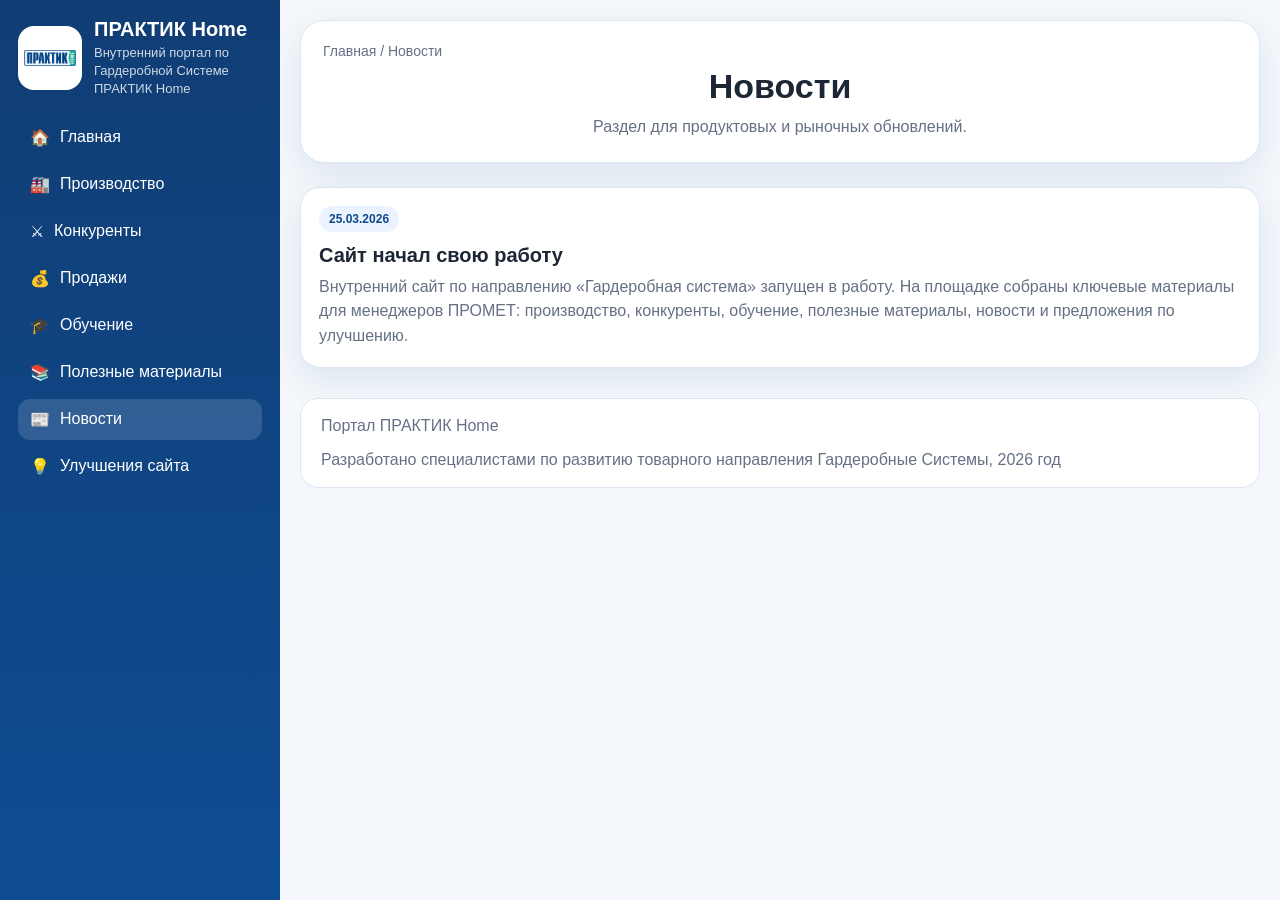
<file: wardrobe/news.html>
<!doctype html><html lang='ru'><head><meta charset='utf-8'><meta name='viewport' content='width=device-width, initial-scale=1'><title>Новости — ПРАКТИК Home</title><style>:root{
  --bg:#f4f7fb;--card:#ffffff;--line:#dce6f2;--text:#1c2635;--muted:#667085;--brand:#114a8b;--brand-2:#1d67b8;--brand-3:#eaf3ff;--success:#eaf7ef;--warning:#fff6e5;--danger:#fff1f2;--shadow:0 12px 32px rgba(17,74,139,.10);--radius:18px;
}
*{box-sizing:border-box} html{scroll-behavior:smooth} body{margin:0;font-family:Inter,Segoe UI,Arial,sans-serif;background:var(--bg);color:var(--text)} a{color:inherit;text-decoration:none} button,input,select{font:inherit}
.layout{min-height:100vh;display:grid;grid-template-columns:280px 1fr}
.sidebar{position:sticky;top:0;height:100vh;background:linear-gradient(180deg,#103d74 0%, #0f4d93 100%);color:#fff;padding:18px;overflow:auto}
.brand-link{display:flex;gap:12px;align-items:center;color:#fff;text-decoration:none;margin-bottom:18px}
.brand-logo-wrap{width:64px;height:64px;border-radius:16px;background:#fff;display:flex;align-items:center;justify-content:center;padding:6px;flex:0 0 64px}
.brand-logo{max-width:100%;max-height:100%;object-fit:contain}
.brand-copy h1{margin:0;font-size:20px;line-height:1.1}.brand-copy p{margin:4px 0 0;color:rgba(255,255,255,.8);font-size:13px;line-height:1.4}
.nav{display:grid;gap:6px}.nav a{display:flex;align-items:center;gap:10px;padding:11px 12px;border-radius:12px;color:#fff}.nav a:hover,.nav a.active{background:rgba(255,255,255,.14)}
.sidebar-links{display:grid;gap:8px}.mini-link{display:inline-block;padding:8px 10px;border-radius:10px;background:#fff;color:var(--brand);font-weight:700;font-size:13px}
.content{padding:20px;min-width:0}
.mobile-topbar{display:none;position:sticky;top:0;z-index:30;background:rgba(244,247,251,.92);backdrop-filter:blur(10px);padding:12px 0 14px}
.mobile-topbar-inner{display:flex;align-items:center;justify-content:space-between;gap:12px;background:#fff;border:1px solid var(--line);border-radius:16px;padding:10px 12px;box-shadow:var(--shadow)}
.menu-btn{border:none;background:var(--brand);color:#fff;border-radius:12px;padding:10px 12px;font-weight:700}
.mobile-drawer{position:fixed;inset:0;background:rgba(8,15,26,.55);z-index:60;display:none}.mobile-drawer.open{display:block}
.mobile-drawer-panel{width:min(86vw,360px);height:100%;background:linear-gradient(180deg,#103d74 0%, #0f4d93 100%);color:#fff;padding:18px;overflow:auto}
.top-actions{display:grid;grid-template-columns:1fr auto;gap:16px;margin-bottom:18px}.search-box,.quick-links-bar{background:#fff;border:1px solid var(--line);border-radius:16px;box-shadow:var(--shadow)} .search-box{padding:14px 16px} .search-box input{width:100%;border:none;outline:none;background:transparent;font-size:15px}.quick-links-bar{padding:10px;display:flex;flex-wrap:wrap;gap:8px;align-items:center;justify-content:flex-end}
.chip{display:inline-flex;align-items:center;gap:8px;padding:9px 12px;border-radius:999px;background:var(--brand-3);color:var(--brand);font-weight:700;font-size:14px}
.hero{background:linear-gradient(135deg,#103d74 0%,#1a5ca4 58%,#2d79cf 100%);color:#fff;border-radius:26px;padding:28px;box-shadow:0 18px 36px rgba(17,74,139,.18);display:grid;grid-template-columns:1.35fr .95fr;gap:18px;margin-bottom:20px}.hero-slogan{display:inline-block;padding:7px 12px;border-radius:999px;background:rgba(255,255,255,.12);margin-bottom:10px;font-weight:800}.hero h2{margin:0 0 10px;font-size:36px;line-height:1.12}.hero p{margin:0 0 18px;color:rgba(255,255,255,.88);font-size:16px;line-height:1.6;max-width:760px}.hero-buttons{display:flex;flex-wrap:wrap;gap:10px}
.btn{display:inline-flex;align-items:center;justify-content:center;gap:10px;padding:12px 16px;border-radius:14px;font-weight:800;border:none;cursor:pointer}.btn-primary{background:#fff;color:var(--brand)}.btn-secondary{background:rgba(255,255,255,.12);color:#fff;border:1px solid rgba(255,255,255,.18)}.btn-ghost{background:var(--brand-3);color:var(--brand);border:1px solid #cfe2fb}
.hero-panel{background:rgba(255,255,255,.12);border:1px solid rgba(255,255,255,.18);border-radius:22px;padding:18px}.hero-panel h3{margin:0 0 12px;font-size:18px}.hero-list{display:grid;gap:10px}.hero-item{background:rgba(255,255,255,.08);border-radius:14px;padding:12px}.hero-item strong{display:block;margin-bottom:4px}
.section{margin:24px 0}.section-head{display:flex;align-items:end;justify-content:space-between;gap:16px;margin-bottom:14px}.section-head h3{margin:0;font-size:26px}.section-head p{margin:4px 0 0;color:var(--muted)}
.grid{display:grid;gap:16px}.grid-2{grid-template-columns:repeat(2,minmax(0,1fr))}.grid-3{grid-template-columns:repeat(3,minmax(0,1fr))}.grid-4{grid-template-columns:repeat(4,minmax(0,1fr))}
.card{background:var(--card);border:1px solid var(--line);border-radius:20px;padding:18px;box-shadow:var(--shadow)}.card h4{margin:0 0 8px;font-size:20px}.card p{margin:0;color:var(--muted);line-height:1.55}.card-icon{width:48px;height:48px;border-radius:14px;background:var(--brand-3);color:var(--brand);display:flex;align-items:center;justify-content:center;font-weight:800;margin-bottom:14px}.meta{margin-top:12px;font-size:13px;color:var(--brand);font-weight:800}.link-card{display:block;transition:transform .18s ease,box-shadow .18s ease}.link-card:hover{transform:translateY(-3px)}
.page-header{background:#fff;border:1px solid var(--line);border-radius:24px;padding:22px;box-shadow:var(--shadow);margin-bottom:20px;text-align:center}.breadcrumbs{font-size:14px;color:var(--muted);margin-bottom:8px;text-align:left}.page-header h2{margin:0 0 8px;font-size:34px}.page-header p{margin:0 auto;color:var(--muted);line-height:1.6;max-width:900px;text-align:center}
.list{display:grid;gap:10px;margin:0;padding:0;list-style:none}.list li{background:#fff;border:1px solid var(--line);border-radius:14px;padding:14px 16px;box-shadow:var(--shadow)}
.note{padding:14px 16px;border-radius:16px;background:var(--warning);border:1px solid #ffe0a3;color:#7a5600}.success{background:var(--success);border-color:#bfe4cb;color:#1b5e37}
.footer{margin-top:30px;padding:18px 20px;background:#fff;border:1px solid var(--line);border-radius:18px;color:var(--muted);display:flex;justify-content:space-between;gap:16px;flex-wrap:wrap}.footer-note{flex-basis:100%}
.kpi-grid{display:grid;grid-template-columns:repeat(5,minmax(0,1fr));gap:12px}.kpi{background:#fff;border:1px solid var(--line);border-radius:18px;padding:16px;box-shadow:var(--shadow)}.kpi strong{display:block;font-size:24px;color:var(--brand);margin-bottom:6px}.kpi span{color:var(--muted);font-size:14px;line-height:1.4}
.embed-wrap{background:#fff;border:1px solid var(--line);border-radius:20px;padding:14px;box-shadow:var(--shadow)}.embed-frame{width:100%;height:980px;border:none;border-radius:14px;background:#fff}
.table-wrap{background:#fff;border:1px solid var(--line);border-radius:20px;box-shadow:var(--shadow);overflow:hidden}.resource-table{width:100%;border-collapse:collapse}.resource-table th,.resource-table td{padding:14px 16px;border-bottom:1px solid var(--line);vertical-align:top;text-align:left}.resource-table th{background:#f7faff;color:var(--muted);font-size:12px;text-transform:uppercase;letter-spacing:.04em}.resource-table tr:last-child td{border-bottom:none}.resource-title{font-weight:800;font-size:16px;margin-bottom:6px}.resource-desc{color:var(--muted);line-height:1.55}.resource-actions{display:flex;flex-wrap:wrap;gap:8px}
.acc-list{display:none;gap:12px}.acc-item{background:#fff;border:1px solid var(--line);border-radius:18px;box-shadow:var(--shadow);overflow:hidden}.acc-head{padding:14px 16px;font-weight:800;display:flex;justify-content:space-between;gap:12px;cursor:pointer;background:#f7faff}.acc-body{display:none;padding:14px 16px;border-top:1px solid var(--line)}.acc-item.open .acc-body{display:block}
.pill{display:inline-block;padding:6px 10px;border-radius:999px;background:var(--brand-3);color:var(--brand);font-size:12px;font-weight:800}.danger-box{background:var(--danger);border:1px solid #fecdd3;color:#9f1239;padding:12px 14px;border-radius:14px}
.form-grid{display:grid;grid-template-columns:repeat(2,minmax(0,1fr));gap:12px}.field{display:grid;gap:6px}.field label{font-size:14px;color:var(--muted);font-weight:700}.field input,.field select{padding:11px 12px;border:1px solid var(--line);border-radius:12px;background:#fff}.result-box{display:grid;gap:8px}.result-row{display:flex;justify-content:space-between;gap:12px;padding:10px 12px;background:#f8fbff;border-radius:12px}.tabs{display:flex;flex-wrap:wrap;gap:8px;margin-bottom:14px}.tab-btn{padding:10px 12px;border-radius:999px;border:1px solid var(--line);background:#fff;cursor:pointer;font-weight:800}.tab-btn.active{background:var(--brand);border-color:var(--brand);color:#fff}.tab-panel{display:none}.tab-panel.active{display:block}
.quiz-card{display:grid;gap:12px}.quiz-q{font-weight:800;margin-bottom:8px}.quiz-opts{display:grid;gap:8px}.quiz-opt{display:flex;gap:10px;align-items:flex-start;padding:10px 12px;border:1px solid var(--line);border-radius:12px;background:#fff}.quiz-results{display:grid;gap:12px}.quiz-mistake{padding:14px;border:1px solid #fecdd3;background:#fff1f2;border-radius:14px}.quiz-correct{padding:14px;border:1px solid #bbf7d0;background:#f0fdf4;border-radius:14px}
@media (max-width:1180px){.grid-4{grid-template-columns:repeat(2,minmax(0,1fr))}.grid-3,.hero,.grid-2,.form-grid{grid-template-columns:1fr}.kpi-grid{grid-template-columns:repeat(2,minmax(0,1fr))}}
@media (max-width:960px){.layout{grid-template-columns:1fr}.sidebar{display:none}.content{padding:12px}.mobile-topbar{display:block}.top-actions{grid-template-columns:1fr;gap:12px}.hero{padding:22px;border-radius:22px}.hero h2{font-size:30px}.page-header h2{font-size:28px}.table-wrap{display:none}.acc-list{display:grid}}
@media (max-width:720px){.grid-4,.grid-3,.grid-2,.kpi-grid,.form-grid{grid-template-columns:1fr}.hero h2{font-size:26px}.section-head{flex-direction:column;align-items:flex-start}.quick-links-bar{justify-content:flex-start}}


.production-header{padding-bottom:26px}.production-header h2{text-align:center;margin:0 auto 8px}
.production-kpi-grid{grid-template-columns:repeat(3,minmax(0,1fr));align-items:stretch}
.kpi-accent{position:relative;overflow:hidden}
.kpi-accent::before{content:'';position:absolute;left:0;top:0;width:100%;height:4px}
.kpi-blue::before{background:linear-gradient(90deg,#3b82f6,#93c5fd)}
.kpi-cyan::before{background:linear-gradient(90deg,#22c55e,#7dd3fc)}
.kpi-teal::before{background:linear-gradient(90deg,#14b8a6,#7dd3fc)}
.kpi-slate::before{background:linear-gradient(90deg,#64748b,#cbd5e1)}
.kpi-paint::before{background:linear-gradient(90deg,#8b5cf6,#3b82f6,#06b6d4,#f59e0b)}
.kpi-expand summary{list-style:none;display:flex;align-items:flex-start;justify-content:space-between;gap:12px;cursor:pointer}
.kpi-expand summary::-webkit-details-marker{display:none}
.expand-mark{display:inline-flex;align-items:center;justify-content:center;padding:8px 12px;border-radius:999px;background:var(--brand-3);color:var(--brand);font-weight:800;font-size:13px;white-space:nowrap}
.kpi-expand[open] .expand-mark{background:var(--brand);color:#fff}
.kpi-expand-body{margin-top:14px;padding-top:14px;border-top:1px solid var(--line);display:grid;gap:14px}
.paint-hero{display:grid;gap:10px}
.paint-samples{display:flex;gap:8px;flex-wrap:wrap}
.paint-samples span{display:block;width:34px;height:34px;border-radius:10px;box-shadow:inset 0 0 0 1px rgba(255,255,255,.65),0 4px 10px rgba(17,74,139,.12)}
.paint-samples span:nth-child(1){background:linear-gradient(135deg,#0f4d93,#4ea3ff)}
.paint-samples span:nth-child(2){background:linear-gradient(135deg,#64748b,#d1d5db)}
.paint-samples span:nth-child(3){background:linear-gradient(135deg,#111827,#6b7280)}
.paint-samples span:nth-child(4){background:linear-gradient(135deg,#f59e0b,#fde68a)}
.paint-samples span:nth-child(5){background:linear-gradient(135deg,#ef4444,#fca5a5)}
.paint-copy{font-size:14px;color:var(--muted);line-height:1.55}
.paint-brands{display:grid;grid-template-columns:repeat(3,minmax(0,1fr));gap:10px}
.paint-brands div{padding:12px;border-radius:14px;background:#f7fbff;border:1px solid var(--line)}
.paint-brands b{display:block;font-size:14px;color:var(--brand);margin-bottom:4px}
.paint-brands small{display:block;color:var(--muted);font-size:12px;line-height:1.45}
.paint-points{margin:0;padding-left:18px;display:grid;gap:8px;color:var(--text)}
.production-scheme-section{display:flex;justify-content:center}
.production-scheme{width:100%;display:grid;grid-template-columns:minmax(0,1fr) 52px minmax(0,1fr) 52px minmax(0,1fr);gap:14px;align-items:center}
.production-step{background:#fff;border:1px solid var(--line);border-radius:24px;padding:20px 20px 18px;box-shadow:var(--shadow);min-height:238px;max-width:460px;width:100%;justify-self:center;text-align:left;position:relative}
.step-badge{width:38px;height:38px;border-radius:50%;background:var(--brand);color:#fff;display:flex;align-items:center;justify-content:center;font-weight:800;font-size:18px;box-shadow:0 8px 18px rgba(17,74,139,.18);margin-bottom:12px}
.production-step h4{margin:0 0 10px;font-size:17px;color:var(--brand)}
.production-step p{margin:0 0 10px;color:#2d4d7a;line-height:1.48;font-size:14px}
.production-step ul{margin:0;padding-left:20px;display:grid;gap:6px;color:#1d355d;font-size:14px}
.scheme-arrow{font-size:38px;line-height:1;color:#6b8ed6;font-weight:700;text-align:center}
.production-table-title{margin:8px auto 0;max-width:980px;padding:18px 24px;border-radius:18px;background:linear-gradient(135deg,#eaf7ef 0%,#dff5ea 100%);border:1px solid #bfe4cb;color:#1b5e37;font-size:28px;font-weight:800;text-align:center;box-shadow:var(--shadow)}

.footer{align-items:flex-end}.footer-note{flex-basis:100%;text-align:right;font-size:12px;color:#8a94a6;margin-top:6px}
@media (max-width:1180px){.production-kpi-grid{grid-template-columns:repeat(2,minmax(0,1fr))}.production-scheme{grid-template-columns:1fr}.scheme-arrow{transform:rotate(90deg)}.production-step{max-width:none;min-height:auto}.paint-brands{grid-template-columns:1fr}}
@media (max-width:720px){.production-kpi-grid{grid-template-columns:1fr}.production-table-title{font-size:22px;padding:16px 18px}.kpi-expand summary{flex-direction:column}.expand-mark{align-self:flex-start}}

.production-info-card{display:flex;flex-direction:column;gap:8px;justify-content:flex-start;min-height:170px}
.production-info-card strong a,.paint-brands a{color:inherit;text-decoration:none}
.production-info-card strong a:hover,.paint-brands a:hover{text-decoration:underline}
.production-info-card small{display:block;color:var(--text);font-size:13px;line-height:1.5}
.production-kpi-grid{justify-items:stretch}
.production-scheme{max-width:1400px;margin:0 auto}
.production-step{text-align:left}
.production-table-title{margin:12px auto 12px;max-width:980px}



.production-detail-card{min-height:auto}
.production-detail-card .kpi-expand-body{gap:16px}
.detail-lead{margin:0;color:#27456f;line-height:1.6;font-size:15px}
.detail-points{margin:0;padding-left:20px;display:grid;gap:8px;color:#1d355d}
.detail-link{display:inline-flex;align-items:center;justify-content:center;padding:10px 14px;border-radius:12px;background:var(--brand-3);color:var(--brand);font-weight:800;font-size:14px;border:1px solid #cfe2fb;text-decoration:none}
.detail-link:hover{text-decoration:none;background:#dcecff}
.detail-links-row{display:flex;flex-wrap:wrap;gap:8px}
.detail-note{padding:12px 14px;border-radius:12px;background:#f8fbff;border:1px solid var(--line);color:var(--muted);font-size:14px;line-height:1.5}
.brand-visual{height:96px;border-radius:18px;border:1px solid var(--line);background:#f8fbff;display:flex;align-items:center;justify-content:center;gap:12px;overflow:hidden}
.brand-visual span{display:block}
.visual-line span:nth-child(1),.visual-line span:nth-child(3){width:74px;height:14px;border-radius:999px;background:linear-gradient(90deg,#9ec5ff,#4c8fe0)}
.visual-line span:nth-child(2){width:42px;height:42px;border-radius:12px;background:linear-gradient(135deg,#103d74,#1d67b8);box-shadow:0 8px 18px rgba(17,74,139,.18)}
.visual-chem span:nth-child(1),.visual-chem span:nth-child(3){width:26px;height:56px;border-radius:14px 14px 10px 10px;background:linear-gradient(180deg,#c7f9e5,#34d399);box-shadow:inset 0 0 0 1px rgba(255,255,255,.75)}
.visual-chem span:nth-child(2){width:56px;height:56px;border-radius:50%;background:radial-gradient(circle at 35% 30%,#d6fff2,#14b8a6 70%)}
.visual-gema span:nth-child(1){width:88px;height:44px;border-radius:16px;background:linear-gradient(135deg,#0f4d93,#38bdf8)}
.visual-gema span:nth-child(2){width:14px;height:72px;border-radius:999px;background:#9cc9ff}
.visual-gema span:nth-child(3){width:56px;height:56px;border-radius:16px;background:linear-gradient(135deg,#c7f9ff,#67e8f9)}
.visual-steel span:nth-child(1),.visual-steel span:nth-child(2),.visual-steel span:nth-child(3){width:82px;height:14px;border-radius:999px;background:linear-gradient(90deg,#aab4c3,#e2e8f0,#7c8aa0);transform:skew(-28deg)}
.production-table-section{margin-top:18px}
.production-table-panel{background:#fff;border:1px solid var(--line);border-radius:20px;padding:12px;box-shadow:var(--shadow)}
.production-table-panel .panel{background:transparent;box-shadow:none;padding:0;border-radius:0}
.production-table-panel .tableWrap{overflow-x:auto;overflow-y:visible;border-radius:14px;border:1px solid var(--line)}
.production-table-panel table{width:100%;min-width:1320px;border-collapse:collapse;table-layout:fixed;background:#fff}
.production-table-panel th,.production-table-panel td{padding:14px 12px;border-bottom:1px solid var(--line);text-align:left;vertical-align:top;font-size:15px;line-height:1.6}
.production-table-panel th{background:#f3f7fc;position:sticky;top:0;font-size:12px;text-transform:uppercase;z-index:2;text-align:center;letter-spacing:.04em}
.production-table-panel tbody tr:nth-child(even){background:#fbfdff}
.production-table-panel tbody tr td{transition:background-color .18s ease,box-shadow .18s ease,border-color .18s ease}
.production-table-panel tbody tr:hover td{background:#f4f9ff;border-bottom-color:#c9def8}
.production-table-panel tbody tr:hover td:first-child{box-shadow:inset 4px 0 0 #1d67b8}
.production-table-panel th:nth-child(1),.production-table-panel td:nth-child(1){width:62px}
.production-table-panel th:nth-child(2),.production-table-panel td:nth-child(2){width:120px}
.production-table-panel th:nth-child(3),.production-table-panel td:nth-child(3){width:300px}
.production-table-panel th:nth-child(4),.production-table-panel td:nth-child(4){width:300px}
.production-table-panel th:nth-child(5),.production-table-panel td:nth-child(5){width:350px}
.production-table-panel th:nth-child(6),.production-table-panel td:nth-child(6){width:220px}
.production-table-panel .numCell{font-weight:800;font-size:22px;text-align:center;color:#123f72}
.production-table-panel .thumbWrap{width:92px;height:92px;border:1px solid var(--line);border-radius:14px;background:#fff;display:flex;align-items:center;justify-content:center;overflow:hidden;margin:0 auto}
.production-table-panel .thumb{display:block;width:84px;height:84px;object-fit:contain;object-position:center;cursor:pointer}
.production-table-panel .name{font-weight:800;line-height:1.42;font-size:16px}
.production-table-panel .pre{white-space:normal;line-height:1.62;overflow-wrap:anywhere;color:#233042}
.production-table-panel .batch{font-weight:700;color:inherit;background:transparent}
.production-table-panel .table-badge{display:inline-flex;align-items:center;padding:4px 10px;border-radius:999px;background:#eaf3ff;border:1px solid #cfe2fb;color:#114a8b;font-size:12px;font-weight:800;line-height:1.1;margin:0 8px 4px 0;vertical-align:middle}.production-table-panel .table-badge-label{display:inline-flex;align-items:center}.production-table-panel .table-line,.production-table-panel .table-note,.production-table-panel .table-note-danger,.production-table-panel .table-batch-line{display:block;margin:0 0 8px;padding:0;background:none;border:none;color:inherit;font:inherit}.production-table-panel .table-line.with-badge{padding:8px 10px;border-radius:12px;background:#f8fbff;border:1px solid #e1ecfa}.production-table-panel .table-batch-line:last-child,.production-table-panel .table-line:last-child,.production-table-panel .table-note:last-child,.production-table-panel .table-note-danger:last-child{margin-bottom:0}.production-table-panel .table-batch-line{font-weight:700;color:inherit}
.production-table-panel .table-note{display:block;margin:8px 0 0;padding:0;border-radius:0;border:none;background:none;color:inherit;font-weight:inherit}
.production-table-panel .table-note-danger{border:none;background:none;color:inherit}
.production-table-panel .table-line{display:block;margin-top:6px}
.production-table-panel td:nth-child(1),.production-table-panel td:nth-child(2),.production-table-panel th:nth-child(1),.production-table-panel th:nth-child(2){text-align:center}
.production-table-panel td:nth-child(6){background:transparent}
.production-table-panel .accordion{display:none}
.production-table-panel .accItem{border:1px solid var(--line);border-radius:14px;margin-bottom:12px;overflow:hidden;background:#fff}
.production-table-panel .accHeader{display:flex;align-items:center;gap:12px;padding:12px;background:#f8fbff;cursor:pointer}
.production-table-panel .accImgWrap{width:70px;height:70px;flex:0 0 70px;border:1px solid var(--line);border-radius:12px;background:#fff;display:flex;align-items:center;justify-content:center;overflow:hidden}
.production-table-panel .accHeader img{display:block;width:62px;height:62px;object-fit:contain;object-position:center}
.production-table-panel .accText{min-width:0;flex:1 1 auto}
.production-table-panel .accTitle{font-weight:700;font-size:14px;line-height:1.35}
.production-table-panel .accSub{font-size:12px;color:var(--muted);margin-top:4px}
.production-table-panel .accArrow{margin-left:auto;font-weight:700;color:#174c8f;transition:transform .2s ease;flex:0 0 auto}
.production-table-panel .accItem.open .accArrow{transform:rotate(180deg)}
.production-table-panel .accBody{display:none;padding:12px;border-top:1px solid var(--line)}
.production-table-panel .accItem.open .accBody{display:block}
.production-table-panel .accSection{margin-top:10px;padding:10px 12px;border-radius:10px;background:#fbfdff;border:1px solid #edf3fa}
.production-table-panel .accSection:first-child{margin-top:0}
.production-table-panel .accLabel{display:block;margin-bottom:6px;color:var(--brand);font-weight:800;font-size:12px;text-transform:uppercase}
.production-table-panel .accBatch{background:#fbfdff;border-color:#edf3fa;color:inherit;font-weight:700}
.modal{position:fixed;inset:0;background:rgba(0,0,0,.78);display:none;align-items:center;justify-content:center;z-index:9998;padding:20px}
.modal img{max-width:92%;max-height:86vh;border-radius:14px;background:#fff}
@media (max-width:1180px){.production-scheme{grid-template-columns:1fr}.scheme-arrow{transform:rotate(90deg)}.production-step{max-width:none;min-height:auto}.paint-brands{grid-template-columns:1fr}}
@media (max-width:960px){.production-table-panel .tableWrap{display:none}.production-table-panel .accordion{display:block}}
@media (max-width:720px){.production-table-title{font-size:22px;padding:16px 18px}.kpi-expand summary{flex-direction:column}.expand-mark{align-self:flex-start}.detail-links-row{display:grid;grid-template-columns:1fr}}

/* Production meaningful visuals */
.brand-scene{height:116px;border-radius:18px;border:1px solid var(--line);background:linear-gradient(180deg,#f9fbfe 0%,#f2f7fc 100%);position:relative;overflow:hidden}
.scene-line .scene-track{position:absolute;left:24px;right:24px;top:62px;height:8px;border-radius:999px;background:linear-gradient(90deg,#9fb9d8,#dbe7f5)}
.scene-line .scene-arm{position:absolute;left:50%;top:22px;width:6px;height:38px;background:#2d5f9c;border-radius:999px;transform:translateX(-50%)}
.scene-line .scene-arm::before{content:"";position:absolute;left:-44px;top:0;width:94px;height:6px;border-radius:999px;background:#2d5f9c}
.scene-line .scene-part{position:absolute;top:52px;width:56px;height:26px;border-radius:8px;background:linear-gradient(135deg,#d8e6f7,#8db7e4);box-shadow:0 8px 18px rgba(17,74,139,.12)}
.scene-line .part-a{left:132px}
.scene-line .part-b{right:132px}
.scene-line .scene-part::before{content:"";position:absolute;top:-16px;left:50%;width:2px;height:16px;background:#6b89b0;transform:translateX(-50%)}

.scene-chem .tank{position:absolute;bottom:20px;width:72px;height:42px;border-radius:10px 10px 14px 14px;background:linear-gradient(180deg,#c8f6e8,#8be0c8);border:1px solid #9bdcc8;box-shadow:inset 0 -10px 0 rgba(21,128,61,.08)}
.scene-chem .t1{left:48px}.scene-chem .t2{left:calc(50% - 36px)}.scene-chem .t3{right:48px}
.scene-chem .droplet{position:absolute;top:24px;width:18px;height:26px;background:radial-gradient(circle at 40% 30%,#d6fff3,#22c7a6 75%);border-radius:50% 50% 55% 55%/40% 40% 60% 60%;transform:rotate(180deg)}
.scene-chem .d1{left:74px}.scene-chem .d2{left:calc(50% - 9px)}.scene-chem .d3{right:74px}

.scene-gema .spray-gun{position:absolute;left:34px;top:36px;width:82px;height:22px;border-radius:12px;background:linear-gradient(135deg,#1f6fb8,#4db7ff)}
.scene-gema .spray-gun::before{content:"";position:absolute;right:-18px;top:6px;width:22px;height:10px;border-radius:999px;background:#194a88}
.scene-gema .spray-gun::after{content:"";position:absolute;left:28px;top:18px;width:14px;height:34px;border-radius:999px;background:#88b5e8}
.scene-gema .spray-cloud{position:absolute;left:120px;top:30px;width:84px;height:38px;background:radial-gradient(circle at 30% 50%,rgba(103,232,249,.65),rgba(103,232,249,.18) 55%,rgba(103,232,249,0) 72%)}
.scene-gema .coated-part{position:absolute;right:38px;top:28px;width:82px;height:54px;border-radius:14px;background:linear-gradient(135deg,#d3f6ff,#67e8f9);border:1px solid #b5eefe}
.scene-gema .coated-part::before,.scene-gema .coated-part::after{content:"";position:absolute;top:8px;bottom:8px;width:10px;border-radius:999px;background:rgba(255,255,255,.48)}
.scene-gema .coated-part::before{left:18px}.scene-gema .coated-part::after{right:18px}

.scene-steel .steel-sheet{position:absolute;left:50%;width:120px;height:18px;border-radius:999px;background:linear-gradient(90deg,#9faaba,#dfe6ee,#7a8798);transform:translateX(-50%) skew(-28deg);box-shadow:0 8px 14px rgba(17,24,39,.08)}
.scene-steel .s1{top:34px}.scene-steel .s2{top:54px}.scene-steel .s3{top:74px}
.scene-steel .steel-badge{position:absolute;right:26px;top:18px;padding:8px 12px;border-radius:999px;background:#e8eef6;border:1px solid #d1dbe8;color:#4a5c75;font-weight:800;font-size:13px}

.paint-scene{position:relative;height:118px;border-radius:18px;border:1px solid var(--line);background:linear-gradient(180deg,#fbfdff 0%,#f6fbff 100%);overflow:hidden}
.paint-scene .hanger-line{position:absolute;left:24px;right:24px;top:24px;height:4px;border-radius:999px;background:#9fb5d2}
.paint-scene .hanger-part{position:absolute;top:38px;width:64px;height:42px;border-radius:12px;background:linear-gradient(135deg,#d2e8ff,#86b6ef);box-shadow:0 10px 18px rgba(17,74,139,.12)}
.paint-scene .hp1{left:78px}.paint-scene .hp2{left:166px;background:linear-gradient(135deg,#f3d7d7,#ef8d8d)}
.paint-scene .hanger-part::before{content:"";position:absolute;top:-14px;left:50%;width:2px;height:14px;background:#6b89b0;transform:translateX(-50%)}
.paint-scene .powder-cloud{position:absolute;left:128px;top:28px;width:120px;height:56px;background:radial-gradient(circle at 35% 45%,rgba(245,158,11,.28),rgba(96,165,250,.18) 45%,rgba(236,72,153,0) 74%)}
.paint-scene .paint-samples{position:absolute;right:18px;bottom:16px;display:flex;gap:8px}
.paint-scene .paint-samples span{width:24px;height:24px;border-radius:8px;box-shadow:0 4px 10px rgba(17,24,39,.12)}

.scheme-four{grid-template-columns:minmax(0,1fr) 44px minmax(0,1fr) 44px minmax(0,1fr) 44px minmax(0,1fr)}
.step-visual{height:76px;border-radius:14px;border:1px solid var(--line);background:#f8fbff;position:relative;overflow:hidden;margin:0 0 14px}
.step-visual span{position:absolute;display:block}
.step-visual-steel span:nth-child(1),.step-visual-steel span:nth-child(2),.step-visual-steel span:nth-child(3){left:50%;width:120px;height:14px;border-radius:999px;background:linear-gradient(90deg,#aab4c3,#e2e8f0,#7c8aa0);transform:translateX(-50%) skew(-28deg)}
.step-visual-steel span:nth-child(1){top:18px}.step-visual-steel span:nth-child(2){top:34px}.step-visual-steel span:nth-child(3){top:50px}
.step-visual-chem span:nth-child(1),.step-visual-chem span:nth-child(2),.step-visual-chem span:nth-child(3){bottom:14px;width:58px;height:32px;border-radius:10px 10px 12px 12px;background:linear-gradient(180deg,#d1fae5,#6ee7b7);border:1px solid #a7f3d0}
.step-visual-chem span:nth-child(1){left:24px}.step-visual-chem span:nth-child(2){left:calc(50% - 29px)}.step-visual-chem span:nth-child(3){right:24px}
.step-visual-paint span:nth-child(1),.step-visual-paint span:nth-child(2){top:24px;width:56px;height:28px;border-radius:10px;background:linear-gradient(135deg,#dbeafe,#60a5fa)}
.step-visual-paint span:nth-child(1){left:34px}.step-visual-paint span:nth-child(2){left:112px;background:linear-gradient(135deg,#fee2e2,#f87171)}
.step-visual-paint span:nth-child(1)::before,.step-visual-paint span:nth-child(2)::before{content:"";position:absolute;top:-12px;left:50%;width:2px;height:12px;background:#7d96b6;transform:translateX(-50%)}
.step-visual-paint span:nth-child(3){left:92px;top:12px;width:90px;height:44px;background:radial-gradient(circle at 35% 45%,rgba(245,158,11,.3),rgba(96,165,250,.18) 45%,rgba(236,72,153,0) 74%)}
.step-visual-paint span:nth-child(4){right:18px;bottom:12px;width:78px;height:22px;border-radius:999px;background:linear-gradient(90deg,#f59e0b,#ef4444,#3b82f6)}
.step-visual-finish span:nth-child(1){left:26px;top:20px;width:24px;height:42px;border-radius:10px;background:#0f4d93}
.step-visual-finish span:nth-child(2){left:60px;right:60px;top:30px;height:12px;border-radius:999px;background:#7fb3ea}
.step-visual-finish span:nth-child(3){right:26px;top:18px;width:54px;height:46px;border-radius:14px;background:linear-gradient(135deg,#d1fae5,#86efac);border:1px solid #bbf7d0}

@media (max-width:1400px){.scheme-four{grid-template-columns:1fr 44px 1fr}.scheme-four .production-step:nth-child(5),.scheme-four .production-step:nth-child(7),.scheme-four .scheme-arrow:nth-child(6){grid-column:auto}.scheme-four .production-step:nth-child(5),.scheme-four .scheme-arrow:nth-child(6),.scheme-four .production-step:nth-child(7){margin-top:0}}
@media (max-width:1180px){.scheme-four{grid-template-columns:1fr}.scheme-four .scheme-arrow{transform:rotate(90deg)}}

.scene-svg{display:block;width:100%;height:100%}


.hero-simple{background:linear-gradient(135deg,#103d74 0%,#1a5ca4 58%,#2d79cf 100%);color:#fff;border-radius:26px;padding:28px;box-shadow:0 18px 36px rgba(17,74,139,.18);margin-bottom:20px}
.hero-simple h2{margin:0 0 10px;font-size:34px;line-height:1.12}.hero-simple p{margin:0;color:rgba(255,255,255,.88);line-height:1.6;max-width:860px}
.placeholder-card{background:#fff;border:1px dashed var(--line);border-radius:18px;padding:18px;color:var(--muted)}
.quiz-actions{display:flex;gap:10px;flex-wrap:wrap;margin-top:8px}.score-badge{display:inline-flex;align-items:center;gap:8px;padding:10px 14px;border-radius:999px;background:var(--brand-3);color:var(--brand);font-weight:800}.muted-small{font-size:13px;color:var(--muted)}
.home-intro{display:grid;grid-template-columns:1.15fr .85fr;gap:16px;margin-bottom:20px}
.info-card{background:#fff;border:1px solid var(--line);border-radius:22px;padding:22px;box-shadow:var(--shadow)}
.info-card h3{margin:0 0 10px;font-size:24px}.info-card p{margin:0;color:var(--muted);line-height:1.65}
.info-points{display:grid;gap:10px;margin-top:14px}.info-point{padding:12px 14px;border-radius:14px;background:#f7faff;border:1px solid #d9e7f8;font-weight:700;color:var(--brand)}
.section-links-grid{display:grid;grid-template-columns:repeat(3,minmax(0,1fr));gap:16px}
.section-button{display:flex;flex-direction:column;justify-content:space-between;min-height:210px;padding:22px;border-radius:22px;background:#fff;border:1px solid var(--line);box-shadow:var(--shadow);transition:transform .18s ease, box-shadow .18s ease}
.section-button:hover{transform:translateY(-4px)}
.section-button .top{display:grid;gap:12px}.section-button .icon{width:60px;height:60px;border-radius:16px;background:var(--brand-3);color:var(--brand);display:flex;align-items:center;justify-content:center;font-size:28px;font-weight:800}
.section-button h4{margin:0;font-size:22px}.section-button p{margin:0;color:var(--muted);line-height:1.55}.section-button .meta{margin-top:16px}
.competitor-grid{display:grid;grid-template-columns:repeat(2,minmax(0,1fr));gap:16px}
.competitor-card{background:#fff;border:1px solid var(--line);border-radius:22px;padding:22px;box-shadow:var(--shadow);display:grid;gap:16px}
.competitor-head{display:flex;align-items:center;gap:16px}
.competitor-logo{width:72px;height:72px;border-radius:18px;border:1px solid var(--line);background:#f8fbff;display:flex;align-items:center;justify-content:center;overflow:hidden}
.competitor-logo img{width:56px;height:56px;object-fit:contain}
.competitor-title h3{margin:0;font-size:24px}.competitor-title p{margin:6px 0 0;color:var(--muted);line-height:1.5}
.competitor-tags{display:flex;flex-wrap:wrap;gap:8px}.competitor-card .chip{cursor:pointer}
.competitor-card ul{margin:0;padding-left:18px;color:var(--muted);line-height:1.65}
@media (max-width:1180px){.home-intro,.section-links-grid,.competitor-grid{grid-template-columns:1fr 1fr}}
@media (max-width:960px){.home-intro,.section-links-grid,.competitor-grid{grid-template-columns:1fr}.section-button{min-height:auto}}

</style><!-- Yandex.Metrika counter -->
<script type="text/javascript">
(function(m,e,t,r,i,k,a){
m[i]=m[i]||function(){(m[i].a=m[i].a||[]).push(arguments)};
m[i].l=1*new Date();
for (var j = 0; j < document.scripts.length; j++) {if (document.scripts[j].src === r) { return; }}
k=e.createElement(t),a=e.getElementsByTagName(t)[0],k.async=1,k.src=r,a.parentNode.insertBefore(k,a)
})(window, document,"script","https://mc.yandex.ru/metrika/tag.js?id=108779561","ym");
ym(108779561,"init",{ssr:true,webvisor:true,clickmap:true,ecommerce:"dataLayer",referrer:document.referrer,url:location.href,accurateTrackBounce:true,trackLinks:true});
</script>
<noscript><div><img src="https://mc.yandex.ru/watch/108779561" style="position:absolute; left:-9999px;" alt="" /></div></noscript>
<!-- /Yandex.Metrika counter -->

</head><body>
<div class='layout'>
<aside class='sidebar'>
<a class='brand-link' href='index.html'><div class='brand-logo-wrap'><img class='brand-logo' src='assets/praktik_home.png' alt='ПРАКТИК Home'></div><div class='brand-copy'><h1>ПРАКТИК Home</h1><p>Внутренний портал по Гардеробной Системе ПРАКТИК Home</p></div></a>
<nav class='nav'><a href='index.html' class=''><span>🏠</span><span>Главная</span></a><a href='production.html' class=''><span>🏭</span><span>Производство</span></a><a href='competitors.html' class=''><span>⚔</span><span>Конкуренты</span></a><a href='sales.html' class=''><span>💰</span><span>Продажи</span></a><a href='training.html' class=''><span>🎓</span><span>Обучение</span></a><a href='tools.html' class=''><span>📚</span><span>Полезные материалы</span></a><a href='news.html' class='active'><span>📰</span><span>Новости</span></a><a href='feedback.html' class=''><span>💡</span><span>Улучшения сайта</span></a></nav>
</aside>
<main class='content'>
<div class='mobile-topbar'><div class='mobile-topbar-inner'><div style='display:flex;align-items:center;gap:10px'><div class='brand-logo-wrap' style='width:46px;height:46px;border-radius:12px'><img class='brand-logo' src='assets/praktik_home.png' alt='ПРАКТИК Home'></div><div><strong>ПРАКТИК Home</strong><div class='muted-small'>Гардеробная система</div></div></div><button class='menu-btn' data-open-menu>Меню</button></div></div>
<div class='mobile-drawer' id='drawer'><div class='mobile-drawer-panel'><a class='brand-link' href='index.html'><div class='brand-logo-wrap'><img class='brand-logo' src='assets/praktik_home.png' alt='ПРАКТИК Home'></div><div class='brand-copy'><h1>ПРАКТИК Home</h1><p>Внутренний портал по Гардеробной Системе ПРАКТИК Home</p></div></a><nav class='nav'><a href='index.html' class=''><span>🏠</span><span>Главная</span></a><a href='production.html' class=''><span>🏭</span><span>Производство</span></a><a href='competitors.html' class=''><span>⚔</span><span>Конкуренты</span></a><a href='sales.html' class=''><span>💰</span><span>Продажи</span></a><a href='training.html' class=''><span>🎓</span><span>Обучение</span></a><a href='tools.html' class=''><span>📚</span><span>Полезные материалы</span></a><a href='news.html' class='active'><span>📰</span><span>Новости</span></a><a href='feedback.html' class=''><span>💡</span><span>Улучшения сайта</span></a></nav><div style='margin-top:12px'><button class='menu-btn' data-close-menu>Закрыть меню</button></div></div></div>

<div class='page-header'><div class='breadcrumbs'>Главная / Новости</div><h2>Новости</h2><p>Раздел для продуктовых и рыночных обновлений.</p></div>

<section class='section'>
  <div class='card'>
    <span class='pill'>25.03.2026</span>
    <h4 style='margin-top:12px'>Сайт начал свою работу</h4>
    <p>Внутренний сайт по направлению «Гардеробная система» запущен в работу. На площадке собраны ключевые материалы для менеджеров ПРОМЕТ: производство, конкуренты, обучение, полезные материалы, новости и предложения по улучшению.</p>
  </div>
</section>


<div class='footer'><div>Портал ПРАКТИК Home</div><div>Разработано специалистами по развитию товарного направления Гардеробные Системы, 2026 год</div></div>
</main></div>
<script>
const drawer=document.getElementById('drawer');document.querySelectorAll('[data-open-menu]').forEach(b=>b.onclick=()=>drawer.classList.add('open'));document.querySelectorAll('[data-close-menu]').forEach(b=>b.onclick=()=>drawer.classList.remove('open'));if(drawer)drawer.addEventListener('click',e=>{if(e.target===drawer)drawer.classList.remove('open')});
document.querySelectorAll('.acc-head').forEach(h=>h.addEventListener('click',()=>h.parentElement.classList.toggle('open')));
document.querySelectorAll('.tab-btn').forEach(btn=>btn.addEventListener('click',()=>{const wrap=btn.closest('[data-tabs]');wrap.querySelectorAll('.tab-btn').forEach(b=>b.classList.remove('active'));wrap.querySelectorAll('.tab-panel').forEach(p=>p.classList.remove('active'));btn.classList.add('active');wrap.querySelector('#'+btn.dataset.target).classList.add('active');}));
</script></body></html>
</file>
<file: assets/main.css>
:root{
  --blue:#0b4388;
  --blue-dark:#072b58;
  --red:#e30613;
  --text:#162033;
  --muted:#667085;
}
*{box-sizing:border-box}
html,body{margin:0;min-height:100%;font-family:"Segoe UI",Arial,sans-serif;color:var(--text)}
body{background:#edf1f5;overflow-x:hidden}
body:before{content:"";position:fixed;inset:0;z-index:-3;background:linear-gradient(180deg,rgba(255,255,255,.94),rgba(228,234,240,.96)),radial-gradient(circle at 48% 4%,#ffffff 0,#e9eef4 42%,#d2dbe4 100%)}
body:after{content:"";position:fixed;inset:0;z-index:-2;opacity:.55;background:linear-gradient(135deg,transparent 0 22%,rgba(117,128,143,.18) 22% 23%,transparent 23% 78%,rgba(117,128,143,.18) 78% 79%,transparent 79%),linear-gradient(90deg,rgba(20,31,45,.07) 0 1px,transparent 1px 118px),linear-gradient(180deg,rgba(20,31,45,.06) 0 1px,transparent 1px 118px)}
a{text-decoration:none;color:inherit}
.portal-screen{position:relative;min-height:100svh;width:min(1240px,calc(100% - 36px));margin:0 auto;padding:22px 0 14px;display:grid;grid-template-rows:auto 1fr auto;gap:16px}
.brand-corner{position:fixed;right:28px;top:20px;z-index:20;display:flex;align-items:center;justify-content:center;width:178px;padding:12px 16px;border-radius:18px;background:rgba(255,255,255,.86);box-shadow:0 16px 42px rgba(7,43,88,.18),inset 0 0 0 1px rgba(255,255,255,.95);backdrop-filter:blur(8px)}
.brand-corner img{width:100%;height:auto;display:block;filter:drop-shadow(0 3px 0 #fff) drop-shadow(0 10px 14px rgba(7,43,88,.22))}
.intro{text-align:center;padding:2px 210px 0 210px;align-self:start}.eyebrow{margin:0 0 4px;text-transform:uppercase;letter-spacing:.42em;font-weight:900;font-size:clamp(20px,2.6vw,38px);color:var(--blue);text-shadow:0 3px 0 #fff,0 16px 24px rgba(7,43,88,.15)}
h1{margin:0;text-transform:uppercase;letter-spacing:.34em;font-weight:600;font-size:clamp(13px,1.45vw,20px);color:#2e3848}.accent-line{width:150px;height:3px;margin:14px auto 0;border-radius:99px;background:linear-gradient(90deg,transparent,var(--red),transparent);box-shadow:0 0 18px rgba(227,6,19,.45)}
.direction-grid{align-self:center;display:grid;grid-template-columns:repeat(3,1fr);gap:14px;min-height:0}.direction-card{position:relative;overflow:hidden;isolation:isolate;border-radius:18px;min-height:150px;padding:18px 20px;display:flex;flex-direction:column;justify-content:flex-end;background:linear-gradient(145deg,rgba(255,255,255,.72),rgba(214,221,229,.68));border:1px solid rgba(255,255,255,.95);box-shadow:0 16px 34px rgba(35,45,60,.13),inset 0 -1px 0 rgba(227,6,19,.24);opacity:0;transform:translateY(16px);animation:cardIn .64s cubic-bezier(.2,.8,.2,1) forwards;animation-delay:var(--delay);transition:transform .22s ease,border-color .22s ease,box-shadow .22s ease}.direction-card:before{content:"";position:absolute;inset:0;z-index:-2;background:linear-gradient(180deg,rgba(255,255,255,.08),rgba(20,27,36,.58))}.direction-card:after{content:"";position:absolute;left:8%;right:8%;bottom:-22px;height:68px;z-index:-1;background:radial-gradient(ellipse at center,rgba(227,6,19,.58),transparent 70%);opacity:.62;transition:.25s ease}.direction-card:hover{transform:translateY(-5px);border-color:rgba(227,6,19,.92);box-shadow:0 24px 58px rgba(35,45,60,.22),0 0 0 1px rgba(227,6,19,.28),inset 0 0 54px rgba(227,6,19,.22)}.direction-card:hover:after{height:100px;bottom:-30px;opacity:1}.card-visual{position:absolute;inset:0;z-index:-3;display:flex;align-items:center;justify-content:center;background-size:cover;background-position:center}.card-visual:after{content:"";position:absolute;inset:0;background:linear-gradient(180deg,rgba(255,255,255,.04),rgba(0,0,0,.40)),radial-gradient(circle at 50% 42%,transparent 0 32%,rgba(0,0,0,.18) 70%)}.image-card img{width:58%;max-height:82%;object-fit:contain;filter:drop-shadow(0 22px 16px rgba(0,0,0,.22))}.realistic-furniture{background:linear-gradient(135deg,#d8dce1,#929aa4)}.realistic-furniture:before{content:"";position:absolute;width:56%;height:44%;border-radius:6px;background:linear-gradient(180deg,#252c35,#3d4651);box-shadow:0 42px 0 -27px #191f27,78px 48px 0 -39px #222a34,-76px 48px 0 -39px #252d37}.realistic-shelving{background:linear-gradient(135deg,#d6dce2,#8b94a0)}.realistic-shelving:before{content:"";position:absolute;width:56%;height:62%;border:7px solid #313943;border-left-width:9px;border-right-width:9px;box-shadow:inset 0 32px 0 -26px #313943,inset 0 72px 0 -66px #313943,inset 0 112px 0 -106px #313943}.realistic-safe{background:linear-gradient(135deg,#d8dde2,#777f8a)}.realistic-safe:before{content:"";position:absolute;width:45%;height:62%;border-radius:7px;background:linear-gradient(135deg,#202832,#606874);box-shadow:inset 0 0 0 6px rgba(255,255,255,.13),0 24px 30px rgba(0,0,0,.24)}.realistic-safe:after{content:"";position:absolute;width:28px;height:28px;border:5px solid #d6dbe0;border-radius:50%;right:34%;top:42%;box-shadow:0 0 0 2px rgba(0,0,0,.25)}.realistic-door{background:linear-gradient(135deg,#d9dee4,#7c858f)}.realistic-door:before{content:"";position:absolute;width:28%;height:72%;border-radius:4px;background:linear-gradient(90deg,#151c24,#454e58);box-shadow:70px 0 0 -14px rgba(31,39,49,.72),inset 0 0 0 5px rgba(255,255,255,.08)}.realistic-industrial{background:linear-gradient(135deg,#d7dce2,#808992)}.realistic-industrial:before{content:"";position:absolute;width:60%;height:34%;border-radius:5px;background:linear-gradient(180deg,#aab1b8 0 18%,#2d3540 18% 100%);box-shadow:0 40px 0 -24px #26303a,86px 27px 0 -42px #202833}.realistic-medical{background:linear-gradient(135deg,#e2e6ea,#9ba4ad)}.realistic-medical:before{content:"";position:absolute;width:46%;height:54%;border-radius:9px;background:linear-gradient(180deg,#edf0f2,#a7afb8);box-shadow:65px 35px 0 -35px #c5ccd3,-65px 32px 0 -36px #bcc4cc}.realistic-cabinet{background:linear-gradient(135deg,#dde2e7,#87909a)}.realistic-cabinet:before{content:"";position:absolute;width:52%;height:72%;border-radius:7px;background:linear-gradient(90deg,#252d37 0 32%,#555e69 32% 66%,#252d37 66%);box-shadow:inset 0 0 0 5px rgba(255,255,255,.08)}.realistic-machine{background:linear-gradient(135deg,#dce1e6,#858e99)}.realistic-machine:before{content:"";position:absolute;width:58%;height:54%;border-radius:12px;background:linear-gradient(135deg,#c5cbd1,#394350 58%,#111923);box-shadow:80px 18px 0 -40px #232c36,0 24px 28px rgba(0,0,0,.22)}.card-icon{width:36px;height:36px;margin-bottom:8px;color:#fff;filter:drop-shadow(0 3px 8px rgba(0,0,0,.56))}.card-icon svg{width:100%;height:100%;fill:none;stroke:currentColor;stroke-width:2.5;stroke-linecap:round;stroke-linejoin:round}.direction-card span{max-width:84%;font-family:"Trebuchet MS","Segoe UI",Arial,sans-serif;font-size:clamp(17px,1.9vw,23px);line-height:1.03;font-weight:900;letter-spacing:.01em;text-transform:uppercase;color:#fff;text-shadow:0 3px 12px rgba(0,0,0,.74)}.direction-card b{position:absolute;right:20px;bottom:17px;color:var(--red);font-size:28px;font-weight:400;text-shadow:0 0 18px rgba(227,6,19,.85)}.footer{text-align:center;align-self:end;padding-top:2px;font-size:12px;color:#3d4654;opacity:.78}@keyframes cardIn{to{opacity:1;transform:translateY(0)}}
@media (min-height:900px){.direction-card{min-height:170px}.portal-screen{gap:20px}.intro{padding-top:10px}.footer{font-size:13px}}
@media (max-width:980px){body{overflow:auto}.portal-screen{width:min(840px,calc(100% - 26px));padding-top:20px}.brand-corner{position:absolute;width:150px;right:0;top:14px}.intro{padding:72px 0 0}.direction-grid{grid-template-columns:repeat(2,1fr)}.direction-card{min-height:170px}}
@media (max-width:620px){.portal-screen{width:calc(100% - 22px);padding:14px 0 12px;display:block}.brand-corner{width:126px;right:0;top:10px;padding:9px 12px;border-radius:14px}.intro{text-align:left;padding:72px 0 18px}.eyebrow{font-size:24px;letter-spacing:.24em}.intro h1{font-size:12px;letter-spacing:.16em;line-height:1.5}.accent-line{margin:12px 0 0;width:110px}.direction-grid{grid-template-columns:1fr;gap:12px}.direction-card{min-height:150px;border-radius:16px;padding:16px 18px}.image-card img{width:54%;margin-left:14%}.direction-card span{font-size:19px}.card-icon{width:34px;height:34px}.footer{padding:18px 0 0;font-size:11px}}
@media (prefers-reduced-motion:reduce){*{animation:none!important;transition:none!important}.direction-card{opacity:1;transform:none}}
</file>
